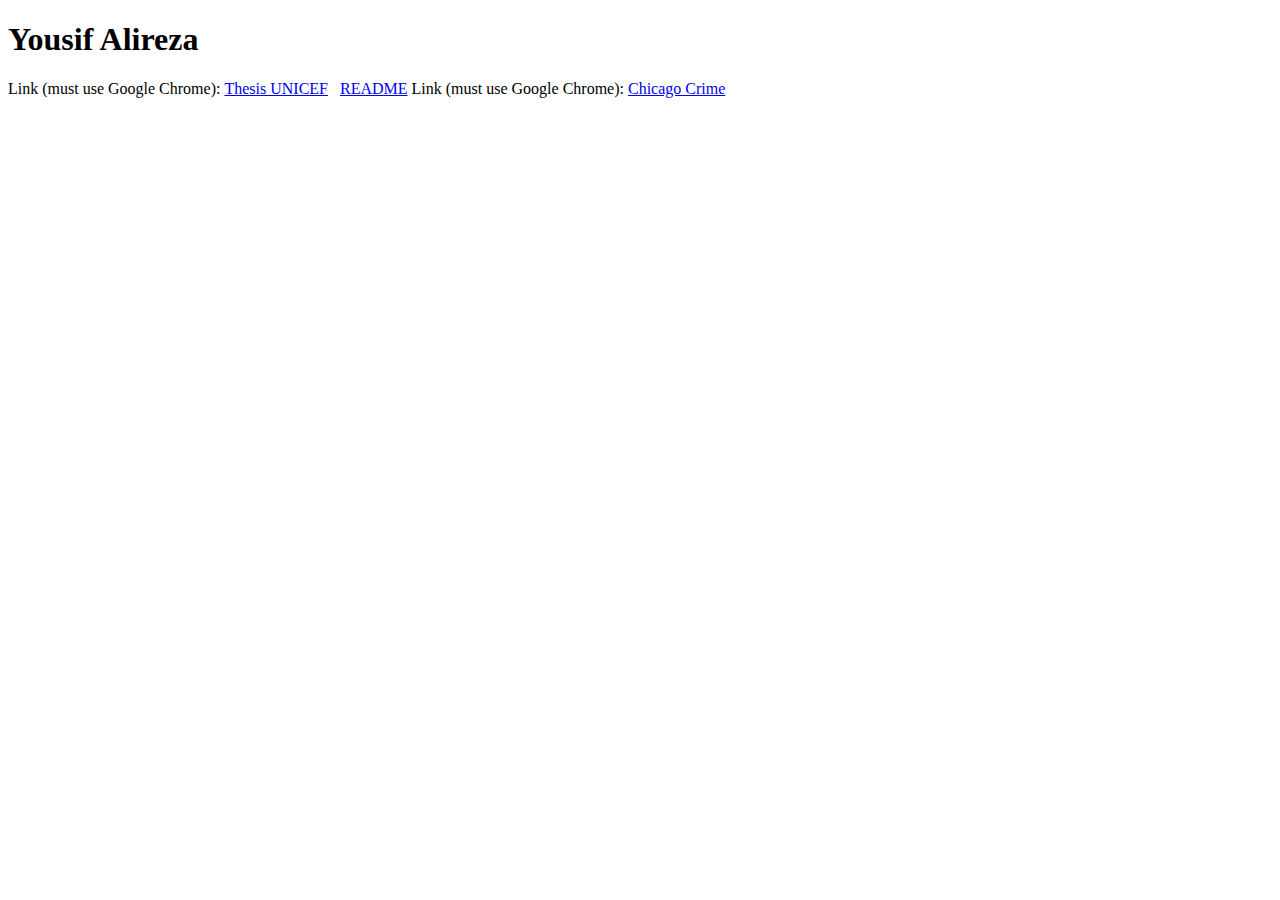
<file: index.html>
<!DOCTYPE html>
<html>
<head>
		<link rel="manifest" href="/manifest.json" />
			<script src="https://cdn.onesignal.com/sdks/OneSignalSDK.js" async=""></script>
			<script>
			  var OneSignal = window.OneSignal || [];
			  OneSignal.push(function() {
			    OneSignal.init({
			      appId: "90a49c31-a1a9-476a-899d-96e290986ac2",
			    });
			  });
			</script>
		
</head>
<body>
<h1>Yousif Alireza</h1>
Link (must use Google Chrome):&nbsp<a href="./thesis/index.html">Thesis UNICEF</a>&nbsp&nbsp&nbsp<a href="./readme.html">README</a>
Link (must use Google Chrome):&nbsp<a href="./Chicago Crime/index.html">Chicago Crime</a>
</body>
</html>
</file>
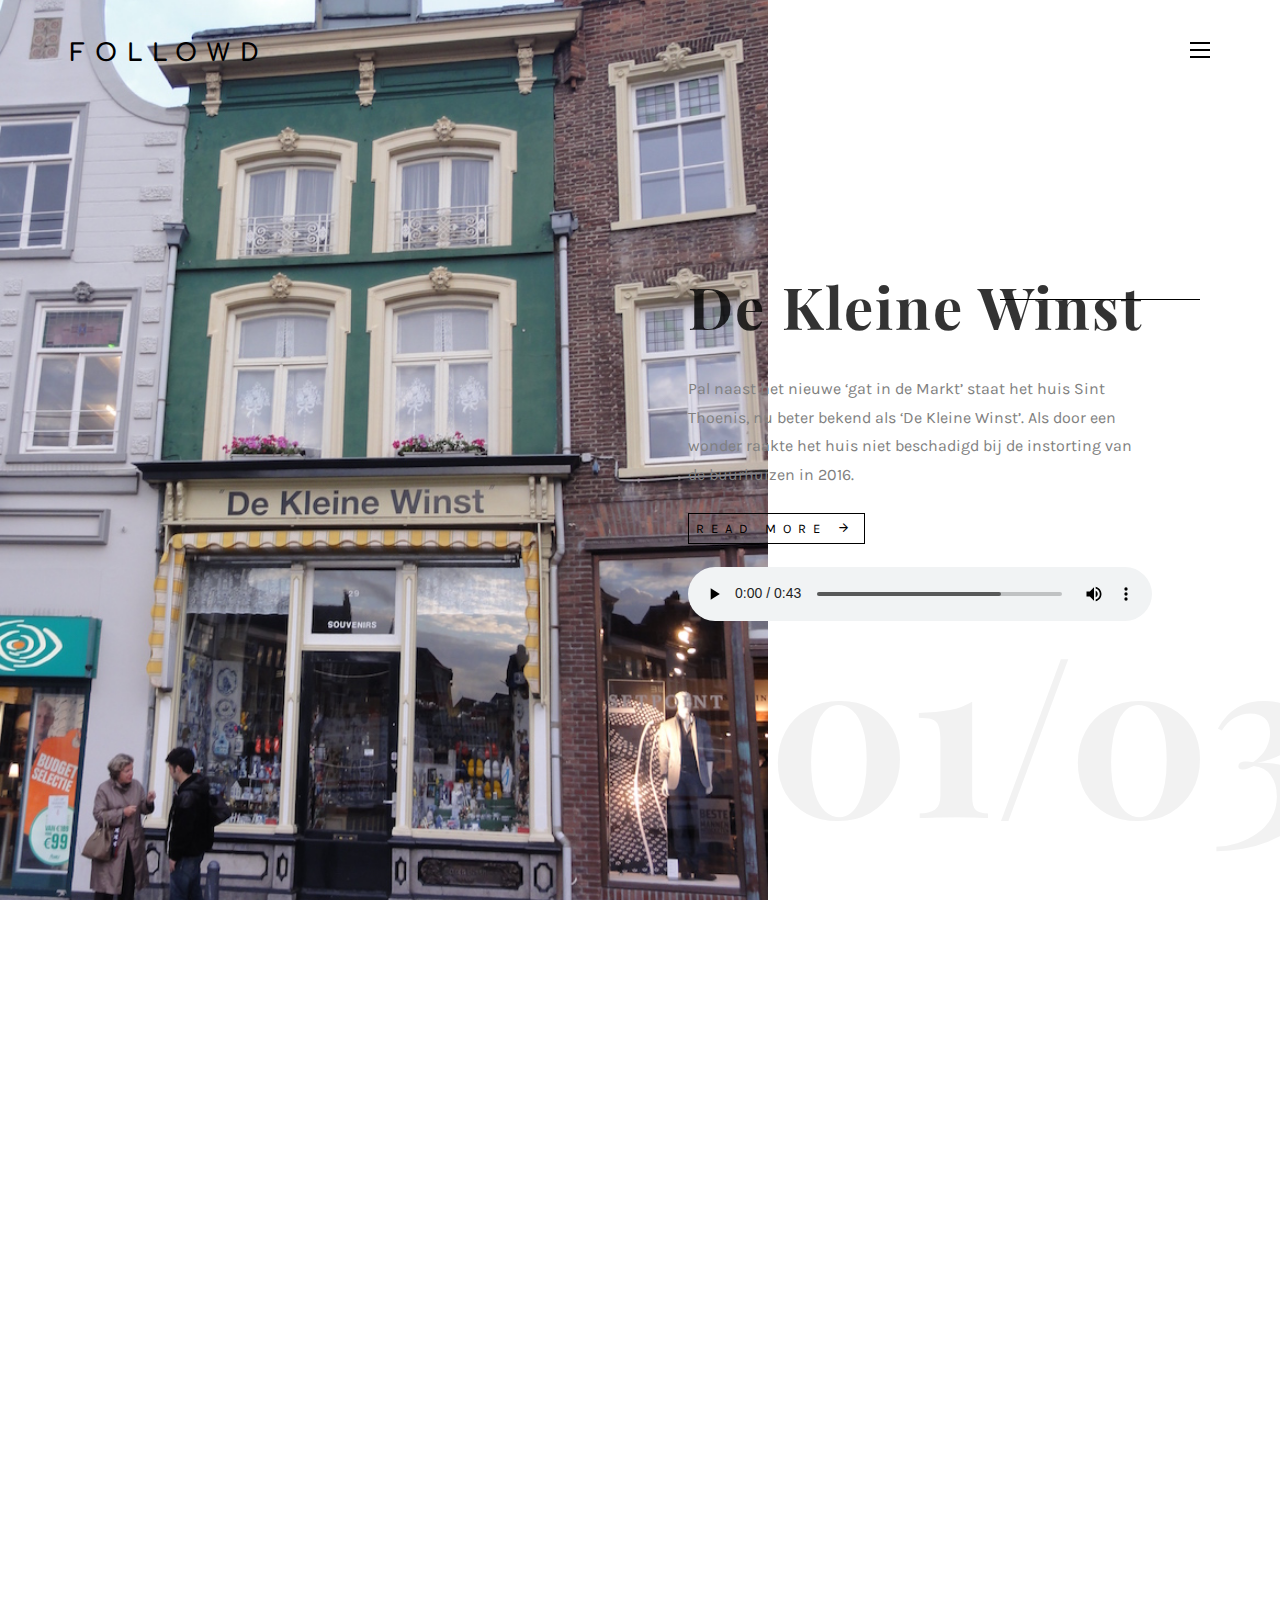
<file: push_demo/index.html>
<!DOCTYPE HTML>
<html>
	<head>
	<meta charset="utf-8">
	<meta http-equiv="X-UA-Compatible" content="IE=edge">
	<title>Bato Template</title>
	<meta name="viewport" content="width=device-width, initial-scale=1">
	<meta name="description" content="" />
	<meta name="keywords" content="" />
	<meta name="author" content="" />

  <!-- Facebook and Twitter integration -->
	<meta property="og:title" content=""/>
	<meta property="og:image" content=""/>
	<meta property="og:url" content=""/>
	<meta property="og:site_name" content=""/>
	<meta property="og:description" content=""/>
	<meta name="twitter:title" content="" />
	<meta name="twitter:image" content="" />
	<meta name="twitter:url" content="" />
	<meta name="twitter:card" content="" />

	<!-- Place favicon.ico and apple-touch-icon.png in the root directory -->
	<link rel="shortcut icon" href="favicon.ico">

	<link href="https://fonts.googleapis.com/css?family=Karla:400,700" rel="stylesheet">
	<link href="https://fonts.googleapis.com/css?family=Playfair+Display:400,400i,700" rel="stylesheet">
	
	<!-- Animate.css -->
	<link rel="stylesheet" href="css/animate.css">
	<!-- Icomoon Icon Fonts-->
	<link rel="stylesheet" href="css/icomoon.css">
	<!-- Bootstrap  -->
	<link rel="stylesheet" href="css/bootstrap.css">
	<!-- Owl Carousel -->
	<link rel="stylesheet" href="css/owl.carousel.min.css">
	<link rel="stylesheet" href="css/owl.theme.default.min.css">
	<!-- Magnific Popup -->
	<link rel="stylesheet" href="css/magnific-popup.css">

	<link rel="stylesheet" href="css/style.css">

	<link rel="stylesheet" type="text/css" href="//fonts.googleapis.com/css?family=Comfortaa" />

	<!-- Modernizr JS -->
	<script src="js/modernizr-2.6.2.min.js"></script>
	<!-- FOR IE9 below -->
	<!--[if lt IE 9]>
	<script src="js/respond.min.js"></script>
	<![endif]-->

	</head>
	<body>

<!-- 	<nav id="colorlib-main-nav" role="navigation">
		<a href="#" class="js-colorlib-nav-toggle colorlib-nav-toggle active"><i></i></a>
		<div class="js-fullheight colorlib-table">
			<div class="colorlib-table-cell js-fullheight">
				<div class="row">
					<div class="col-md-12">
						<div class="form-group">
							<input type="text" class="form-control" id="search" placeholder="Enter any key to search...">
							<button type="submit" class="btn btn-primary"><i class="icon-search3"></i></button>
						</div>
					</div>
				</div>
				<div class="row">
					<div class="col-md-12">
						<ul>
							<li class="active"><a href="index.html">Home</a></li>
							<li><a href="work.html">Work</a></li>
							<li><a href="blog.html">Blog</a></li>
							<li><a href="about.html">About</a></li>
							<li><a href="contact.html">Contact</a></li>
						</ul>
					</div>
				</div>
				<div class="row">
					<div class="col-md-12">
						<h2 class="head-title">Gallery</h2>
						<a href="images/work-1.jpg" class="gallery image-popup-link text-center" style="background-image: url(images/work-1.jpg);">
							<span><i class="icon-search3"></i></span>
						</a>
						<a href="images/work-2.jpg" class="gallery image-popup-link text-center" style="background-image: url(images/work-2.jpg);">
							<span><i class="icon-search3"></i></span>
						</a>
						<a href="images/work-3.jpg" class="gallery image-popup-link text-center" style="background-image: url(images/work-3.jpg);">
							<span><i class="icon-search3"></i></span>
						</a>
						<a href="images/work-4.jpg" class="gallery image-popup-link text-center" style="background-image: url(images/work-4.jpg);">
							<span><i class="icon-search3"></i></span>
						</a>
					</div>
				</div>
			</div>
		</div>
	</nav> -->
	
	<div id="colorlib-page">
		<header>
			<div class="container">
				<div class="row">
					<div class="col-md-12">
						<div class="colorlib-navbar-brand">
							<a class="colorlib-logo" href="index.html" style="font-family: Comfortaa">Followd</a>
						</div>
						<a href="#" class="js-colorlib-nav-toggle colorlib-nav-toggle"><i></i></a>
					</div>
				</div>
			</div>
		</header>
		<div id="colorlib-hero" class="js-fullheight">
			<div >
				<div class="item">
					<div class="hero-flex js-fullheight">
						<div class="col-three-forth">
							<div class="hero-img js-fullheight" style="background-image: url(images/de_kleine_1.jpg);"></div>
						</div>
						<div class="col-one-forth js-fullheight">
							<div class="display-t js-fullheight">
								<div class="display-tc js-fullheight">
									<h2 class="number">01/03</h2>
									<div class="text-inner">
										<div class="desc">
<!-- 											<span class="tag">Welcome</span>
 -->											<h2>De Kleine Winst</h2>
											<p>Pal naast het nieuwe ‘gat in de Markt’ staat het huis Sint Thoenis, nu beter bekend als ‘De Kleine Winst’. Als door een wonder raakte het huis niet beschadigd bij de instorting van de buurhuizen in 2016.</p>
											<p><a href="https://www.erfgoedshertogenbosch.nl/verhalen/de-kleine-winst-atelier-van-aken" class="btn-view">Read more <i class="icon-arrow-right3"></i></a></p>
											<audio controls style="width: 100%">
											  <source src="audio/de_kleine.mp3" type="audio/mpeg">
											Your browser does not support the audio element.
											</audio>
										</div>
									</div>
								</div>
							</div>
						</div>
					</div>
				</div>
				<div class="item">
					<div class="hero-flex js-fullheight">
						<div class="col-three-forth">
<!-- 							<div class="hero-img js-fullheight" style="background-image: url(images/img_bg_2.jpg);"></div>
 -->						</div>

			</div>
		</div>
	
	</div>

	<!-- jQuery -->
	<script src="js/jquery.min.js"></script>
	<!-- jQuery Easing -->
	<script src="js/jquery.easing.1.3.js"></script>
	<!-- Bootstrap -->
	<script src="js/bootstrap.min.js"></script>
	<!-- Waypoints -->
	<script src="js/jquery.waypoints.min.js"></script>
	<!-- Owl Carousel -->
<!-- 	<script src="js/owl.carousel.min.js"></script>
 -->	<!-- Magnific Popup -->
	<script src="js/jquery.magnific-popup.min.js"></script>
	<script src="js/magnific-popup-options.js"></script>

	<!-- Main JS (Do not remove) -->
	<script src="js/main.js"></script>

	</body>
</html>
</file>
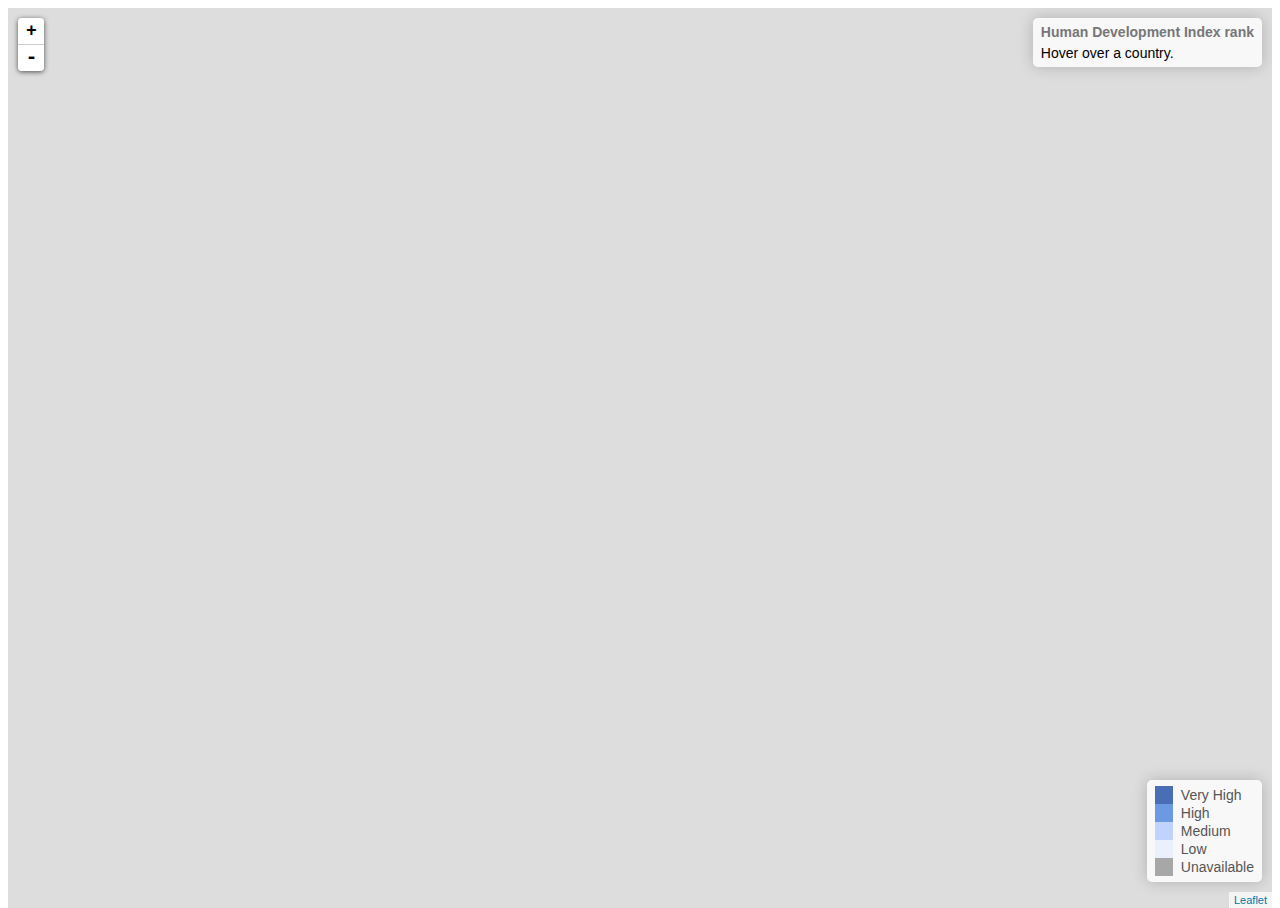
<file: thesis/index.html>
<!DOCTYPE HTML>
<head>
	<meta charset="UTF-8">
 	<link rel="stylesheet" href="leaflet/leaflet.css" />
 	<script src="leaflet/leaflet.js"></script>
 	<script src="//ajax.googleapis.com/ajax/libs/jquery/1.9.0/jquery.min.js"></script>
	<link rel="stylesheet" type="text/css" href="css/map.css">
	<script src="Plugins/money.js"></script>
	<script src="localisation/currencies.json"></script>
	<appendTo></appendTo>

	<script type="text/javascript">
		
		function loadLanguage() {
			var browserLanguages = navigator.languages ? navigator.languages : (navigator.language || navigator.userLanguage);
			var availableLanguages = ["en", "zh", "ar", "hi", "es"];
			selectedLanguage = matchLanguages(browserLanguages, availableLanguages);

			loadLanguageFile(selectedLanguage);
		}

		function matchLanguages(browserLanguages, availableLanguages) {
			var browserLanguage, availableLanguage, languageMatch;
			//below chooses language based on ordered preference		
			for (var i = 0; i < browserLanguages.length; i++) {
				browserLanguage = browserLanguages[i].substr(0, 2);

				for (var k = 0; k < availableLanguages.length; k++) {
					availableLanguage = availableLanguages[k];

					if (browserLanguage == availableLanguage) {
						languageMatch = availableLanguage;
						languageLong = browserLanguages[i]; 
						k = availableLanguages.length;
						i = browserLanguages.length;
					}
				}
			}
			return languageMatch;
		}

		function loadLanguageFile(selectedLanguage) {
			var languageFile;
			var translationFile = document.createElement("script");
			var GeoJSONFile = document.createElement("script");
			translationFile.setAttribute("type", "text/javascript");
			GeoJSONFile.setAttribute("type", "text/javascript")

			switch (selectedLanguage) {
				case "en":
					languageFile = "english";
				break;

				case "zh":
					languageFile = "chinese";
				break;

				case "ar":
					languageFile = "arabic";
					loadTextDirection();
				break;

				case "hi":
					languageFile = "hindi";
				break;

				case "es":
					languageFile = "spanish";
				break;
			}

			//Translation
			translationFile.setAttribute("src", "localisation/Translation/" + languageFile + "-lang.json");
			document.getElementsByTagName("appendTo")[0].appendChild(translationFile);

			//GeoJSON
			GeoJSONFile.setAttribute("src", "localisation/GeoJSON/" + languageFile + ".geo.json");
			document.getElementsByTagName("appendTo")[0].appendChild(GeoJSONFile);


		}

		function loadTextDirection() {
			cssFile = document.createElement("link");
			cssFile.setAttribute("rel", "stylesheet")
			cssFile.setAttribute("href", "css/text_direction.css");
			document.getElementsByTagName("appendTo")[0].appendChild(cssFile);
		}
			
			/*The below loads the map.js (main leaflet script) after the language file has been loaded
			since map.js needs to access variables from the above appended files*/

		loadLanguage();
		window.onload = function() {

			var mapjs = document.createElement("script");
			mapjs.setAttribute("src", "map.js");
			document.getElementsByTagName("appendTo")[0].appendChild(mapjs);
		}
	</script>
</head>
<body>
	<div id="map"></div>
</body>
</html>
</file>
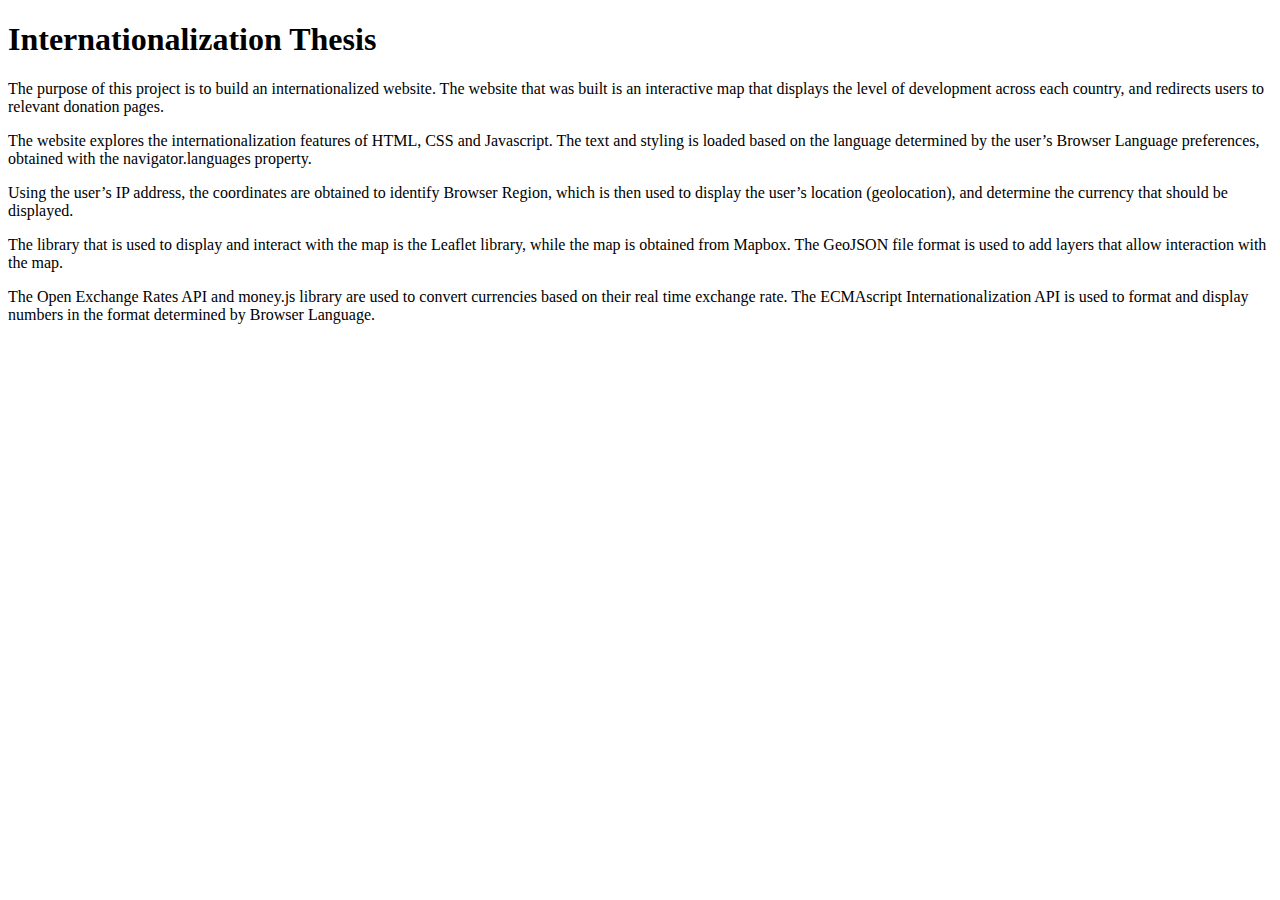
<file: readme.html>
<!DOCTYPE html>
<html>
<body>
<h1>Internationalization Thesis</h1>
<p>The purpose of this project is to build an internationalized website. The website that was built is an interactive map that displays the level of development across each country, and redirects users to relevant donation pages.</p>
<p>The website explores the internationalization features of HTML, CSS and Javascript. The text and styling is loaded based on the language determined by the user’s Browser Language preferences, obtained with the navigator.languages property.</p>
<p>Using the user’s IP address, the coordinates are obtained to identify Browser Region, which is then used to display the user’s location (geolocation), and determine the currency that should be displayed.</p>
<p>The library that is used to display and interact with the map is the Leaflet library, while the map is obtained from Mapbox. The GeoJSON file format is used to add layers that allow interaction with the map.</p>
<p>The Open Exchange Rates API and money.js library are used to convert currencies based on their real time exchange rate.
The ECMAscript Internationalization API is used to format and display numbers in the format determined by Browser Language.</p>
</body>
</html>
</file>
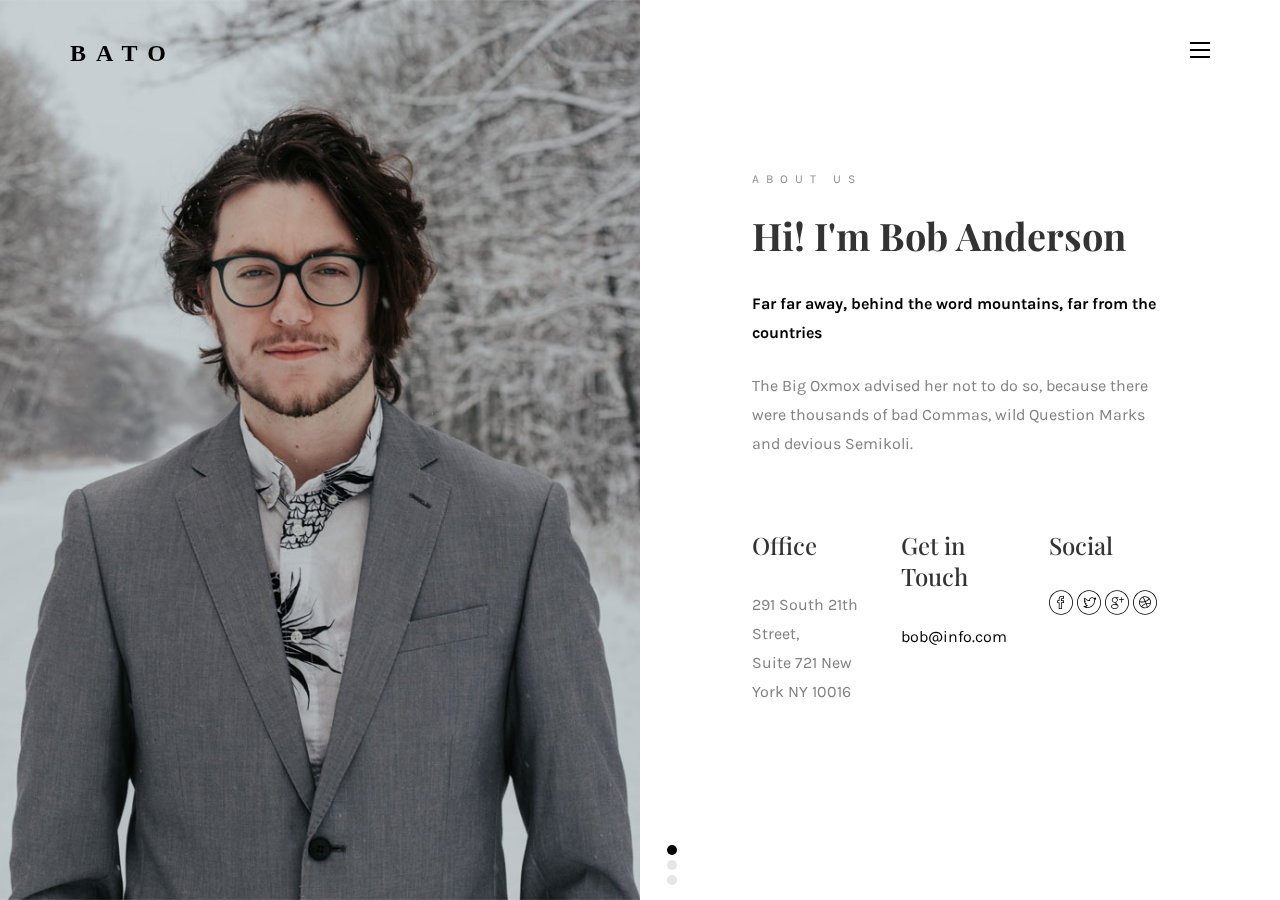
<file: push_demo/about.html>
<!DOCTYPE HTML>
<html>
	<head>
	<meta charset="utf-8">
	<meta http-equiv="X-UA-Compatible" content="IE=edge">
	<title>Bato Template</title>
	<meta name="viewport" content="width=device-width, initial-scale=1">
	<meta name="description" content="" />
	<meta name="keywords" content="" />
	<meta name="author" content="" />

  <!-- Facebook and Twitter integration -->
	<meta property="og:title" content=""/>
	<meta property="og:image" content=""/>
	<meta property="og:url" content=""/>
	<meta property="og:site_name" content=""/>
	<meta property="og:description" content=""/>
	<meta name="twitter:title" content="" />
	<meta name="twitter:image" content="" />
	<meta name="twitter:url" content="" />
	<meta name="twitter:card" content="" />

	<!-- Place favicon.ico and apple-touch-icon.png in the root directory -->
	<link rel="shortcut icon" href="favicon.ico">

	<link href="https://fonts.googleapis.com/css?family=Karla:400,700" rel="stylesheet">
	<link href="https://fonts.googleapis.com/css?family=Playfair+Display:400,400i,700" rel="stylesheet">
	
	<!-- Animate.css -->
	<link rel="stylesheet" href="css/animate.css">
	<!-- Icomoon Icon Fonts-->
	<link rel="stylesheet" href="css/icomoon.css">
	<!-- Bootstrap  -->
	<link rel="stylesheet" href="css/bootstrap.css">
	<!-- Owl Carousel -->
	<link rel="stylesheet" href="css/owl.carousel.min.css">
	<link rel="stylesheet" href="css/owl.theme.default.min.css">
	<!-- Magnific Popup -->
	<link rel="stylesheet" href="css/magnific-popup.css">

	<link rel="stylesheet" href="css/style.css">


	<!-- Modernizr JS -->
	<script src="js/modernizr-2.6.2.min.js"></script>
	<!-- FOR IE9 below -->
	<!--[if lt IE 9]>
	<script src="js/respond.min.js"></script>
	<![endif]-->

	</head>
	<body>

	<nav id="colorlib-main-nav" role="navigation">
		<a href="#" class="js-colorlib-nav-toggle colorlib-nav-toggle active"><i></i></a>
		<div class="js-fullheight colorlib-table">
			<div class="colorlib-table-cell js-fullheight">
				<div class="row">
					<div class="col-md-12">
						<div class="form-group">
							<input type="text" class="form-control" id="search" placeholder="Enter any key to search...">
							<button type="submit" class="btn btn-primary"><i class="icon-search3"></i></button>
						</div>
					</div>
				</div>
				<div class="row">
					<div class="col-md-12">
						<ul>
							<li><a href="index.html">Home</a></li>
							<li><a href="work.html">Work</a></li>
							<li><a href="blog.html">Blog</a></li>
							<li class="active"><a href="about.html">About</a></li>
							<li><a href="contact.html">Contact</a></li>
						</ul>
					</div>
				</div>
				<div class="row">
					<div class="col-md-12">
						<h2 class="head-title">Gallery</h2>
						<a href="images/work-1.jpg" class="gallery image-popup-link text-center" style="background-image: url(images/work-1.jpg);">
							<span><i class="icon-search3"></i></span>
						</a>
						<a href="images/work-2.jpg" class="gallery image-popup-link text-center" style="background-image: url(images/work-2.jpg);">
							<span><i class="icon-search3"></i></span>
						</a>
						<a href="images/work-3.jpg" class="gallery image-popup-link text-center" style="background-image: url(images/work-3.jpg);">
							<span><i class="icon-search3"></i></span>
						</a>
						<a href="images/work-4.jpg" class="gallery image-popup-link text-center" style="background-image: url(images/work-4.jpg);">
							<span><i class="icon-search3"></i></span>
						</a>
					</div>
				</div>
			</div>
		</div>
	</nav>
	
	<div id="colorlib-page">
		<header>
			<div class="container">
				<div class="row">
					<div class="col-md-12">
						<div class="colorlib-navbar-brand">
							<a class="colorlib-logo" href="index.html">Bato</a>
						</div>
						<a href="#" class="js-colorlib-nav-toggle colorlib-nav-toggle"><i></i></a>
					</div>
				</div>
			</div>
		</header>
		
		<div id="colorlib-about">
			<div class="about-flex js-fullheight">
				<div class="col-half js-full-height about-img" style="background-image: url(images/about.jpg);"></div>
				<div class="col-half">
					<div class="owl-carousel3">
						<div class="item">
							<div class="display-t js-fullheight">
								<div class="display-tc js-fullheight">
									<div class="about-desc">
										<div class="row row-pb-md">
											<div class="col-md-12">
												<span class="title">About Us</span>
												<h2 class="about-head">Hi! I'm Bob Anderson</h2>
												<p><strong>Far far away, behind the word mountains, far from the countries</strong></p>
												<p>The Big Oxmox advised her not to do so, because there were thousands of bad Commas, wild Question Marks and devious Semikoli.</p>
											</div>
										</div>								
										<div class="row">
											<div class="col-md-4">
												<h3>Office</h3>
												<p>291 South 21th Street, <br> Suite 721 New York NY 10016</p>
											</div>
											<div class="col-md-4">
												<h3>Get in Touch</h3>
												<p><a href="#">bob@info.com</a></p>
											</div>
											<div class="col-md-4">
												<h3>Social</h3>
												<p class="colorlib-social-icons">
													<a href="#"><i class="icon-facebook4"></i></a>
													<a href="#"><i class="icon-twitter3"></i></a>
													<a href="#"><i class="icon-googleplus"></i></a>
													<a href="#"><i class="icon-dribbble2"></i></a>
												</p>
											</div>
										</div>
									</div>
								</div>
							</div>
						</div>

						<div class="item">
							<div class="display-t js-fullheight">
								<div class="display-tc js-fullheight">
									<div class="about-desc">
										<div class="row row-pb-md">
											<div class="col-md-12">
												<span class="title">My Story</span>
												<h2 class="about-head">History of the Company</h2>
												<p><strong>Far far away, behind the word mountains, far from the countries Vokalia and Consonantia, there live the blind texts.</strong></p>
												<p>When she reached the first hills of the Italic Mountains, she had a last view back on the skyline of her hometown Bookmarksgrove, the headline of Alphabet Village and the subline of her own road, the Line Lane. Pityful a rethoric question ran over her cheek, then she continued her way.</p>
											</div>
										</div>								
									</div>
								</div>
							</div>
						</div>

						<div class="item">
							<div class="display-t js-fullheight">
								<div class="display-tc js-fullheight">
									<div class="about-desc">
										<div class="row row-pb-md">
											<div class="col-md-12">
												<span class="title">Career</span>
												<h2 class="about-head">My Career</h2>
												<p>Far far away, behind the word mountains, far from the countries Vokalia and Consonantia, there live the blind texts.</p>
												<ul>
													<li><i class="icon-check"></i> The Big Oxmox advised her not to do so</li>
													<li><i class="icon-check"></i> When she reached the first hills of the Italic Mountains</li>
													<li><i class="icon-check"></i> Alphabet Village and the subline of her own road</li>
													<li><i class="icon-check"></i> Pityful a rethoric question ran over her cheek, then she continued her way.</li>
												</ul>
											</div>
										</div>								
									</div>
								</div>
							</div>
						</div>
					</div>
				</div>
				<!-- <div class="col-half js-fullheight">
					<div class="display-t js-fullheight">
						<div class="display-tc js-fullheight">
							<div class="owl-carousel">
								<div class="item">
									<div class="about-desc">
										<div class="row row-pb-md">
											<div class="col-md-12">
												<span class="title">About Us</span>
												<h2 class="about-head">Hi! I'm Bob Anderson</h2>
												<p><strong>Far far away, behind the word mountains, far from the countries</strong></p>
												<p>The Big Oxmox advised her not to do so, because there were thousands of bad Commas, wild Question Marks and devious Semikoli.</p>
											</div>
										</div>								
										<div class="row">
											<div class="col-md-4">
												<h3>Office</h3>
												<p>291 South 21th Street, <br> Suite 721 New York NY 10016</p>
											</div>
											<div class="col-md-4">
												<h3>Get in Touch</h3>
												<p><a href="#">bob@info.com</a></p>
											</div>
											<div class="col-md-4">
												<h3>Social</h3>
												<p class="colorlib-social-icons">
													<a href="#"><i class="icon-facebook4"></i></a>
													<a href="#"><i class="icon-twitter3"></i></a>
													<a href="#"><i class="icon-googleplus"></i></a>
													<a href="#"><i class="icon-dribbble2"></i></a>
												</p>
											</div>
										</div>
									</div>
								</div>

								<div class="item">
									<div class="about-desc">
										<div class="row row-pb-md">
											<div class="col-md-12">
												<span class="title">My Story</span>
												<h2 class="about-head">History of the Company</h2>
												<p><strong>Far far away, behind the word mountains, far from the countries Vokalia and Consonantia, there live the blind texts.</strong></p>
												<p>When she reached the first hills of the Italic Mountains, she had a last view back on the skyline of her hometown Bookmarksgrove, the headline of Alphabet Village and the subline of her own road, the Line Lane. Pityful a rethoric question ran over her cheek, then she continued her way.</p>
											</div>
										</div>								
									</div>
								</div>

								<div class="item">
									<div class="about-desc">
										<div class="row row-pb-md">
											<div class="col-md-12">
												<span class="title">Career</span>
												<h2 class="about-head">My Career</h2>
												<p>Far far away, behind the word mountains, far from the countries Vokalia and Consonantia, there live the blind texts.</p>
												<ul>
													<li><i class="icon-check"></i> The Big Oxmox advised her not to do so</li>
													<li><i class="icon-check"></i> When she reached the first hills of the Italic Mountains</li>
													<li><i class="icon-check"></i> Alphabet Village and the subline of her own road</li>
													<li><i class="icon-check"></i> Pityful a rethoric question ran over her cheek, then she continued her way.</li>
												</ul>
											</div>
										</div>								
									</div>
								</div>
							</div>
						</div>
					</div>
				</div> -->
			</div>
		</div>
		
		<!-- <div id="colorlib-subscribe">
			<div class="overlay"></div>
			<div class="container">
				<div class="row">
					<div class="col-md-8 col-md-offset-2 text-center colorlib-heading animate-box">
						<h2>Subscribe Newsletter</h2>
						<p>Subscribe our newsletter and get latest update</p>
					</div>
				</div>
				<div class="row animate-box">
					<div class="col-md-6 col-md-offset-3">
						<div class="row">
							<div class="col-md-12">
							<form class="form-inline qbstp-header-subscribe">
								<div class="col-three-forth">
									<div class="form-group">
										<input type="text" class="form-control" id="email" placeholder="Enter your email">
									</div>
								</div>
								<div class="col-one-third">
									<div class="form-group">
										<button type="submit" class="btn btn-primary">Subscribe Now</button>
									</div>
								</div>
							</form>
							</div>
						</div>
					</div>
				</div>
			</div>
		</div>

		<footer>
			<div id="footer">
				<div class="container">
					<div class="row">
						<div class="col-md-4 col-pb-sm text-center">
							<div class="row">
								<div class="col-md-10">
									<h2>Office</h2>
									<p>291 South 21th Street, <br> Suite 721 New York NY 10016</p>
								</div>
							</div>
						</div>
						<div class="col-md-4 col-pb-sm text-center">
							<h2>Get in Touch</h2>
							<p><a href="#">noah@info.com</a></p>
						</div>
						<div class="col-md-4 col-pb-sm text-center">
							<h2>Social</h2>
							<p class="colorlib-social-icons">
								<a href="#"><i class="icon-facebook4"></i></a>
								<a href="#"><i class="icon-twitter3"></i></a>
								<a href="#"><i class="icon-googleplus"></i></a>
								<a href="#"><i class="icon-dribbble2"></i></a>
							</p>
						</div>
					</div>
					<div class="row">
						<div class="col-md-12 text-center">
							<p>
								<span class="block">&copy; 2018. All Rights Reserved. Designed by <a href="https://colorlib.com/" target="_blank">Colorlib</a><br></span> 
								<span class="block">Demo Images: <a href="http://unsplash.co/" target="_blank">Unsplash</a></span>
							</p>
						</div>
					</div>
				</div>
			</div>
		</footer> -->
	
	</div>

	<!-- jQuery -->
	<script src="js/jquery.min.js"></script>
	<!-- jQuery Easing -->
	<script src="js/jquery.easing.1.3.js"></script>
	<!-- Bootstrap -->
	<script src="js/bootstrap.min.js"></script>
	<!-- Waypoints -->
	<script src="js/jquery.waypoints.min.js"></script>
	<!-- Owl Carousel -->
	<script src="js/owl.carousel.min.js"></script>
	<!-- Magnific Popup -->
	<script src="js/jquery.magnific-popup.min.js"></script>
	<script src="js/magnific-popup-options.js"></script>

	<!-- Main JS (Do not remove) -->
	<script src="js/main.js"></script>

	</body>
</html>
</file>
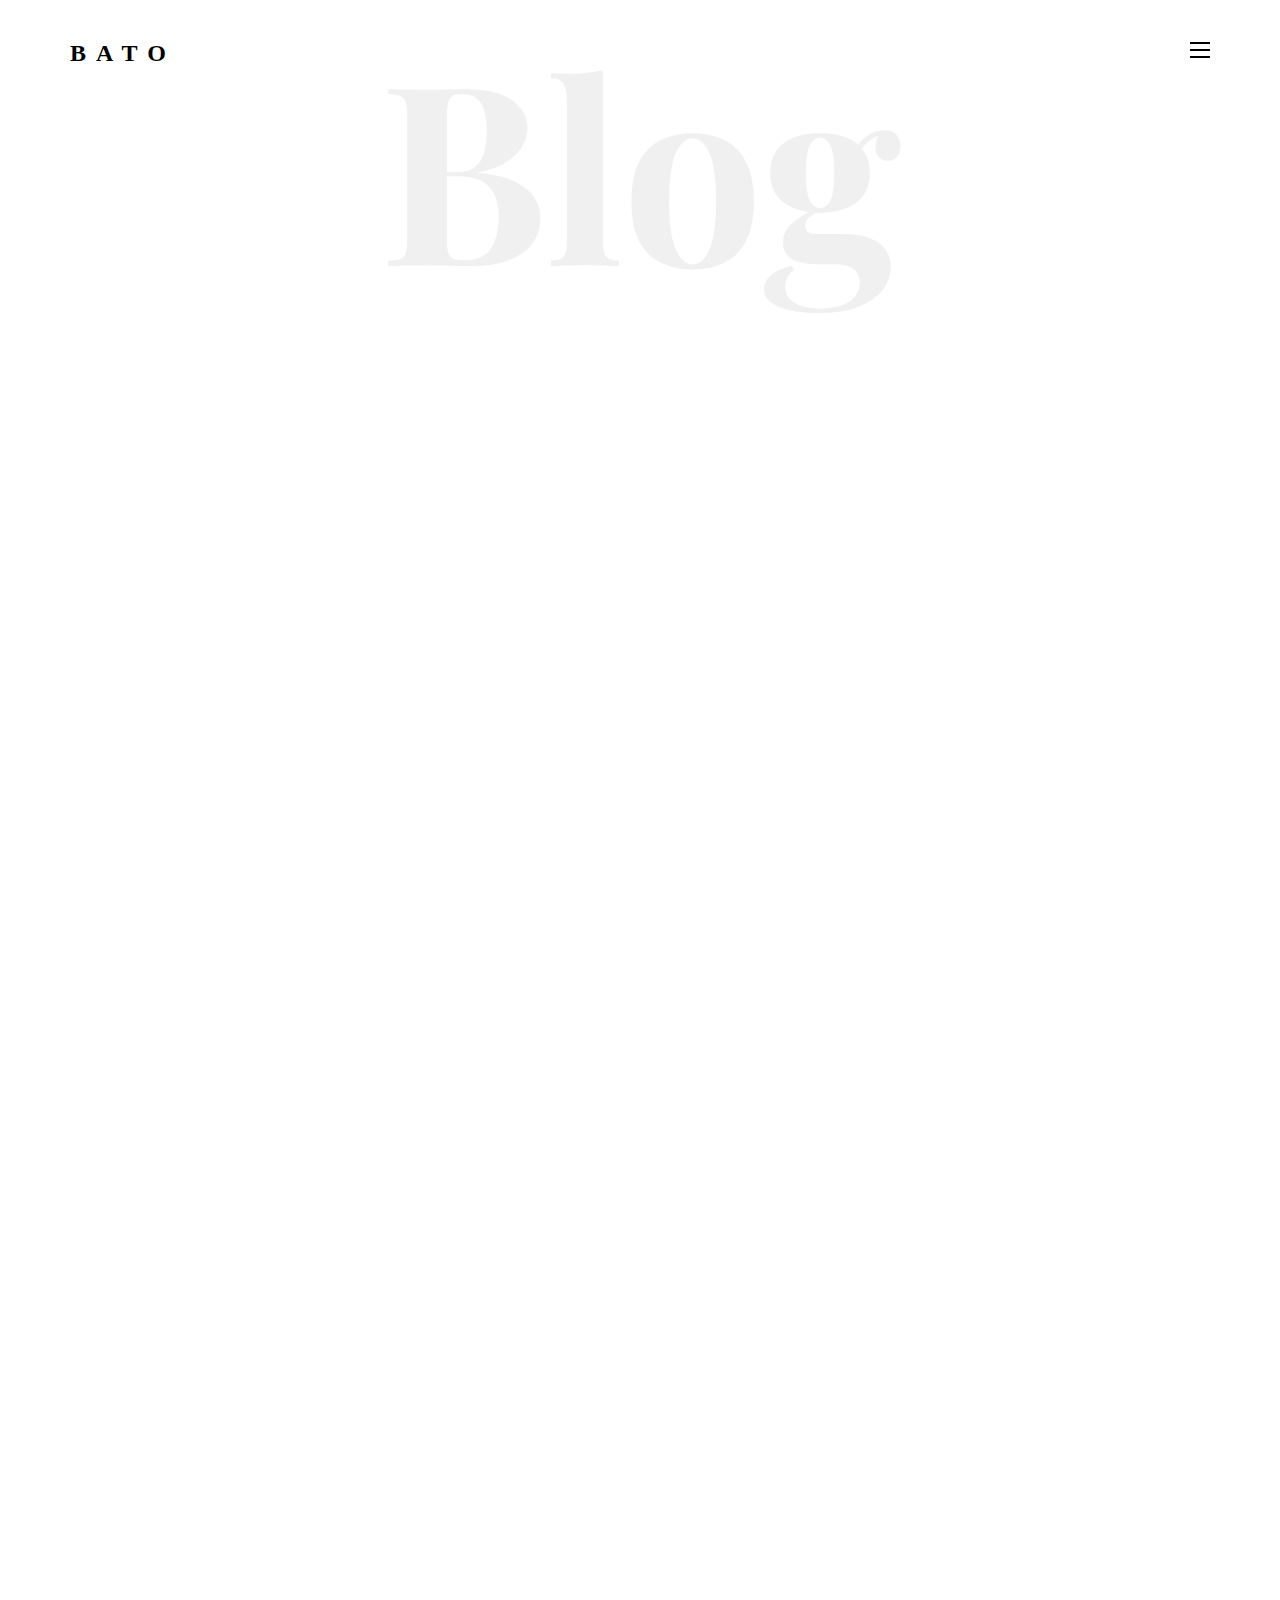
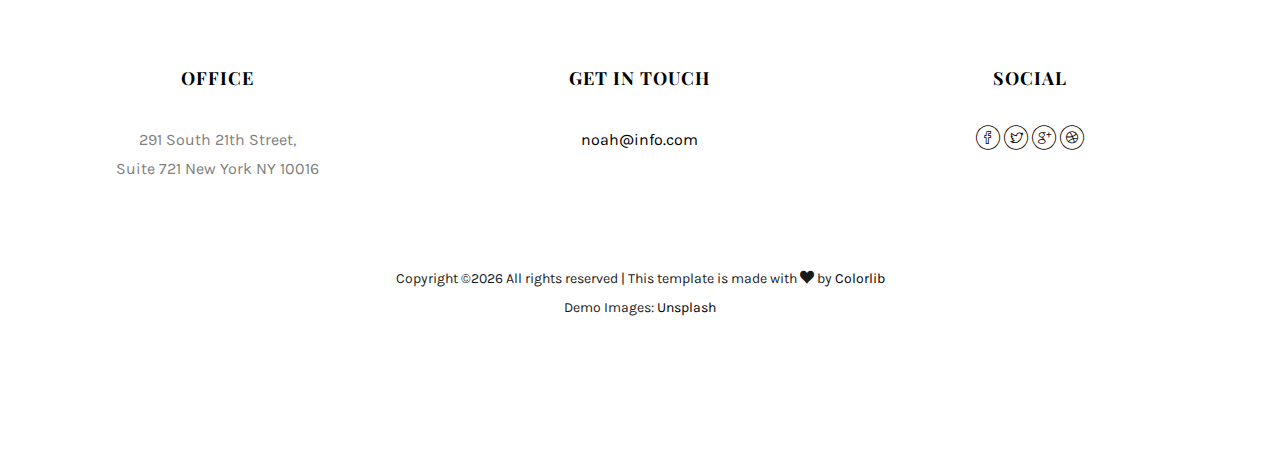
<file: push_demo/blog.html>
<!DOCTYPE HTML>
<html>
	<head>
	<meta charset="utf-8">
	<meta http-equiv="X-UA-Compatible" content="IE=edge">
	<title>Bato Template</title>
	<meta name="viewport" content="width=device-width, initial-scale=1">
	<meta name="description" content="" />
	<meta name="keywords" content="" />
	<meta name="author" content="" />

  <!-- Facebook and Twitter integration -->
	<meta property="og:title" content=""/>
	<meta property="og:image" content=""/>
	<meta property="og:url" content=""/>
	<meta property="og:site_name" content=""/>
	<meta property="og:description" content=""/>
	<meta name="twitter:title" content="" />
	<meta name="twitter:image" content="" />
	<meta name="twitter:url" content="" />
	<meta name="twitter:card" content="" />

	<!-- Place favicon.ico and apple-touch-icon.png in the root directory -->
	<link rel="shortcut icon" href="favicon.ico">

	<link href="https://fonts.googleapis.com/css?family=Karla:400,700" rel="stylesheet">
	<link href="https://fonts.googleapis.com/css?family=Playfair+Display:400,400i,700" rel="stylesheet">
	
	<!-- Animate.css -->
	<link rel="stylesheet" href="css/animate.css">
	<!-- Icomoon Icon Fonts-->
	<link rel="stylesheet" href="css/icomoon.css">
	<!-- Bootstrap  -->
	<link rel="stylesheet" href="css/bootstrap.css">
	<!-- Owl Carousel -->
	<link rel="stylesheet" href="css/owl.carousel.min.css">
	<link rel="stylesheet" href="css/owl.theme.default.min.css">
	<!-- Magnific Popup -->
	<link rel="stylesheet" href="css/magnific-popup.css">

	<link rel="stylesheet" href="css/style.css">


	<!-- Modernizr JS -->
	<script src="js/modernizr-2.6.2.min.js"></script>
	<!-- FOR IE9 below -->
	<!--[if lt IE 9]>
	<script src="js/respond.min.js"></script>
	<![endif]-->

	</head>
	<body>

	<nav id="colorlib-main-nav" role="navigation">
		<a href="#" class="js-colorlib-nav-toggle colorlib-nav-toggle active"><i></i></a>
		<div class="js-fullheight colorlib-table">
			<div class="colorlib-table-cell js-fullheight">
				<div class="row">
					<div class="col-md-12">
						<div class="form-group">
							<input type="text" class="form-control" id="search" placeholder="Enter any key to search...">
							<button type="submit" class="btn btn-primary"><i class="icon-search3"></i></button>
						</div>
					</div>
				</div>
				<div class="row">
					<div class="col-md-12">
						<ul>
							<li><a href="index.html">Home</a></li>
							<li><a href="work.html">Work</a></li>
							<li class="active"><a href="blog.html">Blog</a></li>
							<li><a href="about.html">About</a></li>
							<li><a href="contact.html">Contact</a></li>
						</ul>
					</div>
				</div>
				<div class="row">
					<div class="col-md-12">
						<h2 class="head-title">Gallery</h2>
						<a href="images/work-1.jpg" class="gallery image-popup-link text-center" style="background-image: url(images/work-1.jpg);">
							<span><i class="icon-search3"></i></span>
						</a>
						<a href="images/work-2.jpg" class="gallery image-popup-link text-center" style="background-image: url(images/work-2.jpg);">
							<span><i class="icon-search3"></i></span>
						</a>
						<a href="images/work-3.jpg" class="gallery image-popup-link text-center" style="background-image: url(images/work-3.jpg);">
							<span><i class="icon-search3"></i></span>
						</a>
						<a href="images/work-4.jpg" class="gallery image-popup-link text-center" style="background-image: url(images/work-4.jpg);">
							<span><i class="icon-search3"></i></span>
						</a>
					</div>
				</div>
			</div>
		</div>
	</nav>
	
	<div id="colorlib-page">
		<header>
			<div class="container">
				<div class="row">
					<div class="col-md-12">
						<div class="colorlib-navbar-brand">
							<a class="colorlib-logo" href="index.html">Bato</a>
						</div>
						<a href="#" class="js-colorlib-nav-toggle colorlib-nav-toggle"><i></i></a>
					</div>
				</div>
			</div>
		</header>
		
		<div id="colorlib-blog">
			<div class="container">
				<div class="row text-center">
					<h2 class="bold">Blog</h2>
				</div>
				<div class="row row-pb-md">
					<div class="col-md-4">
						<div class="article animate-box">
							<a href="blog.html" class="blog-img">
								<img class="img-responsive" src="images/img-1.jpg" alt="html5 bootstrap by colorlib.com">
								<div class="overlay"></div>
								<div class="link">
									<span class="read">Read more</h2>
								</div>
							</a>
							<div class="desc">
								<span class="meta">04, Mar 2018</span>
								<h2><a href="blog.html">Collect some interesting images</a></h2>
								<p>When she reached the first hills of the Italic Mountains, she had a last view back on the skyline of her hometown Bookmarksgrove</p>
							</div>
						</div>
					</div>
					<div class="col-md-4">
						<div class="article animate-box">
							<a href="blog.html" class="blog-img">
								<img class="img-responsive" src="images/img-4.jpg" alt="html5 bootstrap by colorlib.com">
								<div class="overlay"></div>
								<div class="link">
									<span class="read">Read more</h2>
								</div>
							</a>
							<div class="desc">
								<span class="meta">04, Mar 2018</span>
								<h2><a href="blog.html">Collect some interesting images</a></h2>
								<p>When she reached the first hills of the Italic Mountains, she had a last view back on the skyline of her hometown Bookmarksgrove</p>
							</div>
						</div>
					</div>
					<div class="col-md-4">
						<div class="article animate-box">
							<a href="blog.html" class="blog-img">
								<img class="img-responsive" src="images/img-7.jpg" alt="html5 bootstrap by colorlib.com">
								<div class="overlay"></div>
								<div class="link">
									<span class="read">Read more</h2>
								</div>
							</a>
							<div class="desc">
								<span class="meta">04, Mar 2018</span>
								<h2><a href="blog.html">Collect some interesting images</a></h2>
								<p>When she reached the first hills of the Italic Mountains, she had a last view back on the skyline of her hometown Bookmarksgrove</p>
							</div>
						</div>
					</div>
				</div>

				<div class="row row-pb-md">
					<div class="col-md-4">
						<div class="article animate-box">
							<a href="blog.html" class="blog-img">
								<img class="img-responsive" src="images/img-2.jpg" alt="html5 bootstrap by colorlib.com">
								<div class="overlay"></div>
								<div class="link">
									<span class="read">Read more</h2>
								</div>
							</a>
							<div class="desc">
								<span class="meta">04, Mar 2018</span>
								<h2><a href="blog.html">Collect some interesting images</a></h2>
								<p>When she reached the first hills of the Italic Mountains, she had a last view back on the skyline of her hometown Bookmarksgrove</p>
							</div>
						</div>
					</div>
					<div class="col-md-4">
						<div class="article animate-box">
							<a href="blog.html" class="blog-img">
								<img class="img-responsive" src="images/img-5.jpg" alt="html5 bootstrap by colorlib.com">
								<div class="overlay"></div>
								<div class="link">
									<span class="read">Read more</h2>
								</div>
							</a>
							<div class="desc">
								<span class="meta">04, Mar 2018</span>
								<h2><a href="blog.html">Collect some interesting images</a></h2>
								<p>When she reached the first hills of the Italic Mountains, she had a last view back on the skyline of her hometown Bookmarksgrove</p>
							</div>
						</div>
					</div>
					<div class="col-md-4">
						<div class="article animate-box">
							<a href="blog.html" class="blog-img">
								<img class="img-responsive" src="images/img-8.jpg" alt="html5 bootstrap by colorlib.com">
								<div class="overlay"></div>
								<div class="link">
									<span class="read">Read more</h2>
								</div>
							</a>
							<div class="desc">
								<span class="meta">04, Mar 2018</span>
								<h2><a href="blog.html">Collect some interesting images</a></h2>
								<p>When she reached the first hills of the Italic Mountains, she had a last view back on the skyline of her hometown Bookmarksgrove</p>
							</div>
						</div>
					</div>
				</div>

				<div class="row">
					<div class="col-md-4">
						<div class="article animate-box">
							<a href="blog.html" class="blog-img">
								<img class="img-responsive" src="images/img-3.jpg" alt="html5 bootstrap by colorlib.com">
								<div class="overlay"></div>
								<div class="link">
									<span class="read">Read more</h2>
								</div>
							</a>
							<div class="desc">
								<span class="meta">04, Mar 2018</span>
								<h2><a href="blog.html">Collect some interesting images</a></h2>
								<p>When she reached the first hills of the Italic Mountains, she had a last view back on the skyline of her hometown Bookmarksgrove</p>
							</div>
						</div>
					</div>
					<div class="col-md-4">
						<div class="article animate-box">
							<a href="blog.html" class="blog-img">
								<img class="img-responsive" src="images/img-6.jpg" alt="html5 bootstrap by colorlib.com">
								<div class="overlay"></div>
								<div class="link">
									<span class="read">Read more</h2>
								</div>
							</a>
							<div class="desc">
								<span class="meta">04, Mar 2018</span>
								<h2><a href="blog.html">Collect some interesting images</a></h2>
								<p>When she reached the first hills of the Italic Mountains, she had a last view back on the skyline of her hometown Bookmarksgrove</p>
							</div>
						</div>
					</div>
					<div class="col-md-4">
						<div class="article animate-box">
							<a href="blog.html" class="blog-img">
								<img class="img-responsive" src="images/img-9.jpg" alt="html5 bootstrap by colorlib.com">
								<div class="overlay"></div>
								<div class="link">
									<span class="read">Read more</h2>
								</div>
							</a>
							<div class="desc">
								<span class="meta">04, Mar 2018</span>
								<h2><a href="blog.html">Collect some interesting images</a></h2>
								<p>When she reached the first hills of the Italic Mountains, she had a last view back on the skyline of her hometown Bookmarksgrove</p>
							</div>
						</div>
					</div>
				</div>
			</div>
		</div>
		
		<div id="colorlib-subscribe">
			<div class="overlay"></div>
			<div class="container">
				<div class="row">
					<div class="col-md-8 col-md-offset-2 text-center colorlib-heading animate-box">
						<h2>Subscribe Newsletter</h2>
						<p>Subscribe our newsletter and get latest update</p>
					</div>
				</div>
				<div class="row animate-box">
					<div class="col-md-6 col-md-offset-3">
						<div class="row">
							<div class="col-md-12">
							<form class="form-inline qbstp-header-subscribe">
								<div class="col-three-forth">
									<div class="form-group">
										<input type="text" class="form-control" id="email" placeholder="Enter your email">
									</div>
								</div>
								<div class="col-one-third">
									<div class="form-group">
										<button type="submit" class="btn btn-primary">Subscribe Now</button>
									</div>
								</div>
							</form>
							</div>
						</div>
					</div>
				</div>
			</div>
		</div>

		<footer>
			<div id="footer">
				<div class="container">
					<div class="row">
						<div class="col-md-4 col-pb-sm text-center">
							<div class="row">
								<div class="col-md-10">
									<h2>Office</h2>
									<p>291 South 21th Street, <br> Suite 721 New York NY 10016</p>
								</div>
							</div>
						</div>
						<div class="col-md-4 col-pb-sm text-center">
							<h2>Get in Touch</h2>
							<p><a href="#">noah@info.com</a></p>
						</div>
						<div class="col-md-4 col-pb-sm text-center">
							<h2>Social</h2>
							<p class="colorlib-social-icons">
								<a href="#"><i class="icon-facebook4"></i></a>
								<a href="#"><i class="icon-twitter3"></i></a>
								<a href="#"><i class="icon-googleplus"></i></a>
								<a href="#"><i class="icon-dribbble2"></i></a>
							</p>
						</div>
					</div>
					<div class="row">
						<div class="col-md-12 text-center">
							<p>
								<span class="block"><!-- Link back to Colorlib can't be removed. Template is licensed under CC BY 3.0. -->
Copyright &copy;<script>document.write(new Date().getFullYear());</script> All rights reserved | This template is made with <i class="icon-heart" aria-hidden="true"></i> by <a href="https://colorlib.com" target="_blank">Colorlib</a>
<!-- Link back to Colorlib can't be removed. Template is licensed under CC BY 3.0. --><br></span> 
								<span class="block">Demo Images: <a href="http://unsplash.co/" target="_blank">Unsplash</a></span>
							</p>
						</div>
					</div>
				</div>
			</div>
		</footer>
	
	</div>

	<!-- jQuery -->
	<script src="js/jquery.min.js"></script>
	<!-- jQuery Easing -->
	<script src="js/jquery.easing.1.3.js"></script>
	<!-- Bootstrap -->
	<script src="js/bootstrap.min.js"></script>
	<!-- Waypoints -->
	<script src="js/jquery.waypoints.min.js"></script>
	<!-- Owl Carousel -->
	<script src="js/owl.carousel.min.js"></script>
	<!-- Magnific Popup -->
	<script src="js/jquery.magnific-popup.min.js"></script>
	<script src="js/magnific-popup-options.js"></script>

	<!-- Main JS (Do not remove) -->
	<script src="js/main.js"></script>

	</body>
</html>
</file>
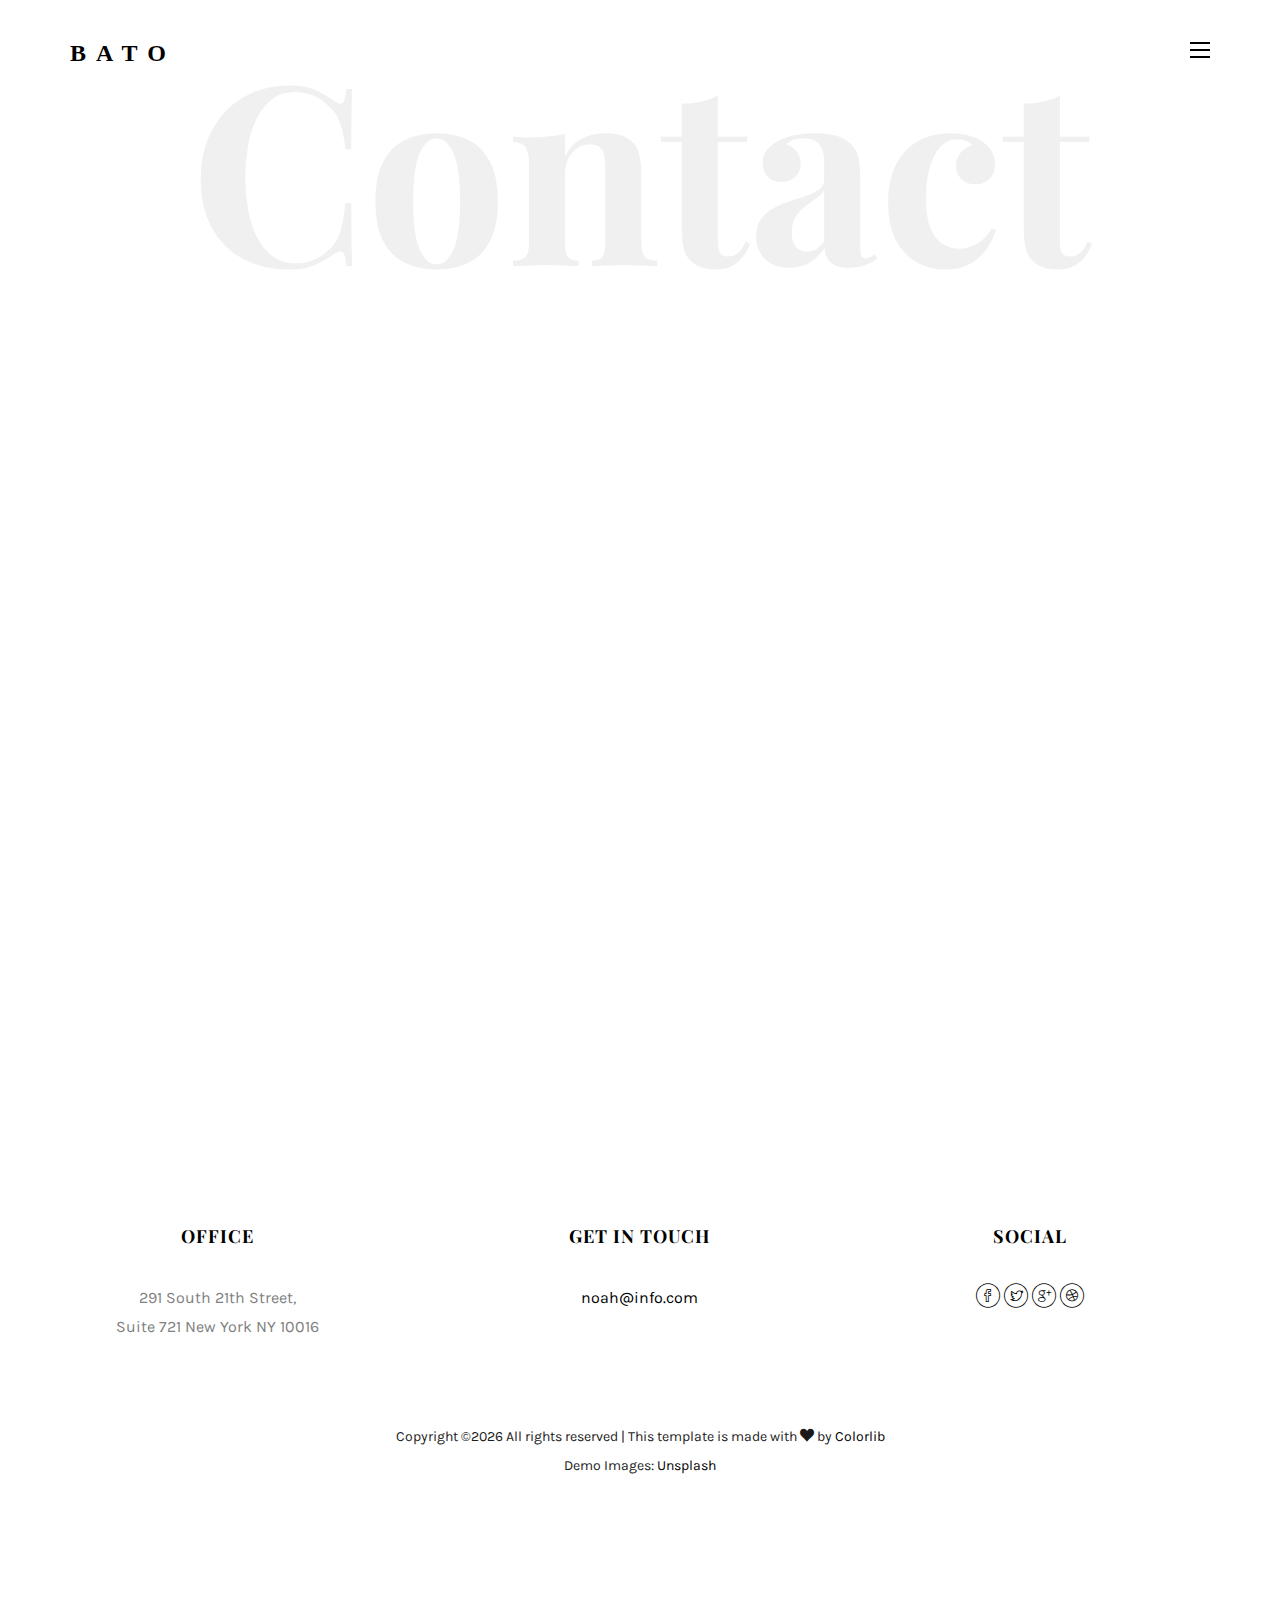
<file: push_demo/contact.html>
<!DOCTYPE HTML>
<html>
	<head>
	<meta charset="utf-8">
	<meta http-equiv="X-UA-Compatible" content="IE=edge">
	<title>Bato Template</title>
	<meta name="viewport" content="width=device-width, initial-scale=1">
	<meta name="description" content="" />
	<meta name="keywords" content="" />
	<meta name="author" content="" />

  <!-- Facebook and Twitter integration -->
	<meta property="og:title" content=""/>
	<meta property="og:image" content=""/>
	<meta property="og:url" content=""/>
	<meta property="og:site_name" content=""/>
	<meta property="og:description" content=""/>
	<meta name="twitter:title" content="" />
	<meta name="twitter:image" content="" />
	<meta name="twitter:url" content="" />
	<meta name="twitter:card" content="" />

	<!-- Place favicon.ico and apple-touch-icon.png in the root directory -->
	<link rel="shortcut icon" href="favicon.ico">

	<link href="https://fonts.googleapis.com/css?family=Karla:400,700" rel="stylesheet">
	<link href="https://fonts.googleapis.com/css?family=Playfair+Display:400,400i,700" rel="stylesheet">
	
	<!-- Animate.css -->
	<link rel="stylesheet" href="css/animate.css">
	<!-- Icomoon Icon Fonts-->
	<link rel="stylesheet" href="css/icomoon.css">
	<!-- Bootstrap  -->
	<link rel="stylesheet" href="css/bootstrap.css">
	<!-- Owl Carousel -->
	<link rel="stylesheet" href="css/owl.carousel.min.css">
	<link rel="stylesheet" href="css/owl.theme.default.min.css">
	<!-- Magnific Popup -->
	<link rel="stylesheet" href="css/magnific-popup.css">

	<link rel="stylesheet" href="css/style.css">


	<!-- Modernizr JS -->
	<script src="js/modernizr-2.6.2.min.js"></script>
	<!-- FOR IE9 below -->
	<!--[if lt IE 9]>
	<script src="js/respond.min.js"></script>
	<![endif]-->

	</head>
	<body>

	<nav id="colorlib-main-nav" role="navigation">
		<a href="#" class="js-colorlib-nav-toggle colorlib-nav-toggle active"><i></i></a>
		<div class="js-fullheight colorlib-table">
			<div class="colorlib-table-cell js-fullheight">
				<div class="row">
					<div class="col-md-12">
						<div class="form-group">
							<input type="text" class="form-control" id="search" placeholder="Enter any key to search...">
							<button type="submit" class="btn btn-primary"><i class="icon-search3"></i></button>
						</div>
					</div>
				</div>
				<div class="row">
					<div class="col-md-12">
						<ul>
							<li><a href="index.html">Home</a></li>
							<li><a href="work.html">Work</a></li>
							<li><a href="blog.html">Blog</a></li>
							<li><a href="about.html">About</a></li>
							<li class="active"><a href="contact.html">Contact</a></li>
						</ul>
					</div>
				</div>
				<div class="row">
					<div class="col-md-12">
						<h2 class="head-title">Gallery</h2>
						<a href="images/work-1.jpg" class="gallery image-popup-link text-center" style="background-image: url(images/work-1.jpg);">
							<span><i class="icon-search3"></i></span>
						</a>
						<a href="images/work-2.jpg" class="gallery image-popup-link text-center" style="background-image: url(images/work-2.jpg);">
							<span><i class="icon-search3"></i></span>
						</a>
						<a href="images/work-3.jpg" class="gallery image-popup-link text-center" style="background-image: url(images/work-3.jpg);">
							<span><i class="icon-search3"></i></span>
						</a>
						<a href="images/work-4.jpg" class="gallery image-popup-link text-center" style="background-image: url(images/work-4.jpg);">
							<span><i class="icon-search3"></i></span>
						</a>
					</div>
				</div>
			</div>
		</div>
	</nav>
	
	<div id="colorlib-page">
		<header>
			<div class="container">
				<div class="row">
					<div class="col-md-12">
						<div class="colorlib-navbar-brand">
							<a class="colorlib-logo" href="index.html">Bato</a>
						</div>
						<a href="#" class="js-colorlib-nav-toggle colorlib-nav-toggle"><i></i></a>
					</div>
				</div>
			</div>
		</header>
		
		<div id="colorlib-contact">
			<div class="container">
				<div class="row text-center">
					<h2 class="bold">Contact</h2>
				</div>
				<div class="row">
					<div class="col-md-12 col-md-offset-0">
						<div class="row">
							<div class="col-md-4 animate-box">
								<h3>My Address</h3>
								<ul class="contact-info">
									<li><span><i class="icon-map5"></i></span>88 West 21th Street, Suite 721 New York NY 10016</li>
									<li><span><i class="icon-phone4"></i></span>+ 1235 2355 98</li>
									<li><span><i class="icon-envelope2"></i></span><a href="#">info@yoursite.com</a></li>
									<li><span><i class="icon-globe3"></i></span><a href="#">www.yoursite.com</a></li>
								</ul>
							</div>
							<div class="col-md-7 col-md-push-1 animate-box">
								<div class="row">
									<div class="col-md-6">
										<div class="form-group">
											<input type="text" class="form-control" placeholder="Name">
										</div>
									</div>
									<div class="col-md-6">
										<div class="form-group">
											<input type="text" class="form-control" placeholder="Email">
										</div>
									</div>
									<div class="col-md-12">
										<div class="form-group">
											<textarea name="" class="form-control" id="" cols="30" rows="7" placeholder="Message"></textarea>
										</div>
									</div>
									<div class="col-md-12">
										<div class="form-group">
											<input type="submit" value="Send Message" class="btn btn-primary btn-submit">
										</div>
									</div>
								</div>
							</div>
						</div>
					</div>
				</div>
			</div>
		</div>
		
		<div id="colorlib-subscribe">
			<div class="overlay"></div>
			<div class="container">
				<div class="row">
					<div class="col-md-8 col-md-offset-2 text-center colorlib-heading animate-box">
						<h2>Subscribe Newsletter</h2>
						<p>Subscribe our newsletter and get latest update</p>
					</div>
				</div>
				<div class="row animate-box">
					<div class="col-md-6 col-md-offset-3">
						<div class="row">
							<div class="col-md-12">
							<form class="form-inline qbstp-header-subscribe">
								<div class="col-three-forth">
									<div class="form-group">
										<input type="text" class="form-control" id="email" placeholder="Enter your email">
									</div>
								</div>
								<div class="col-one-third">
									<div class="form-group">
										<button type="submit" class="btn btn-primary">Subscribe Now</button>
									</div>
								</div>
							</form>
							</div>
						</div>
					</div>
				</div>
			</div>
		</div>

		<footer>
			<div id="footer">
				<div class="container">
					<div class="row">
						<div class="col-md-4 col-pb-sm text-center">
							<div class="row">
								<div class="col-md-10">
									<h2>Office</h2>
									<p>291 South 21th Street, <br> Suite 721 New York NY 10016</p>
								</div>
							</div>
						</div>
						<div class="col-md-4 col-pb-sm text-center">
							<h2>Get in Touch</h2>
							<p><a href="#">noah@info.com</a></p>
						</div>
						<div class="col-md-4 col-pb-sm text-center">
							<h2>Social</h2>
							<p class="colorlib-social-icons">
								<a href="#"><i class="icon-facebook4"></i></a>
								<a href="#"><i class="icon-twitter3"></i></a>
								<a href="#"><i class="icon-googleplus"></i></a>
								<a href="#"><i class="icon-dribbble2"></i></a>
							</p>
						</div>
					</div>
					<div class="row">
						<div class="col-md-12 text-center">
							<p>
								<span class="block"><!-- Link back to Colorlib can't be removed. Template is licensed under CC BY 3.0. -->
Copyright &copy;<script>document.write(new Date().getFullYear());</script> All rights reserved | This template is made with <i class="icon-heart" aria-hidden="true"></i> by <a href="https://colorlib.com" target="_blank">Colorlib</a>
<!-- Link back to Colorlib can't be removed. Template is licensed under CC BY 3.0. --><br></span> 
								<span class="block">Demo Images: <a href="http://unsplash.co/" target="_blank">Unsplash</a></span>
							</p>
						</div>
					</div>
				</div>
			</div>
		</footer>
	
	</div>

	<!-- jQuery -->
	<script src="js/jquery.min.js"></script>
	<!-- jQuery Easing -->
	<script src="js/jquery.easing.1.3.js"></script>
	<!-- Bootstrap -->
	<script src="js/bootstrap.min.js"></script>
	<!-- Waypoints -->
	<script src="js/jquery.waypoints.min.js"></script>
	<!-- Owl Carousel -->
	<script src="js/owl.carousel.min.js"></script>
	<!-- Magnific Popup -->
	<script src="js/jquery.magnific-popup.min.js"></script>
	<script src="js/magnific-popup-options.js"></script>

	<!-- Main JS (Do not remove) -->
	<script src="js/main.js"></script>

	</body>
</html>
</file>
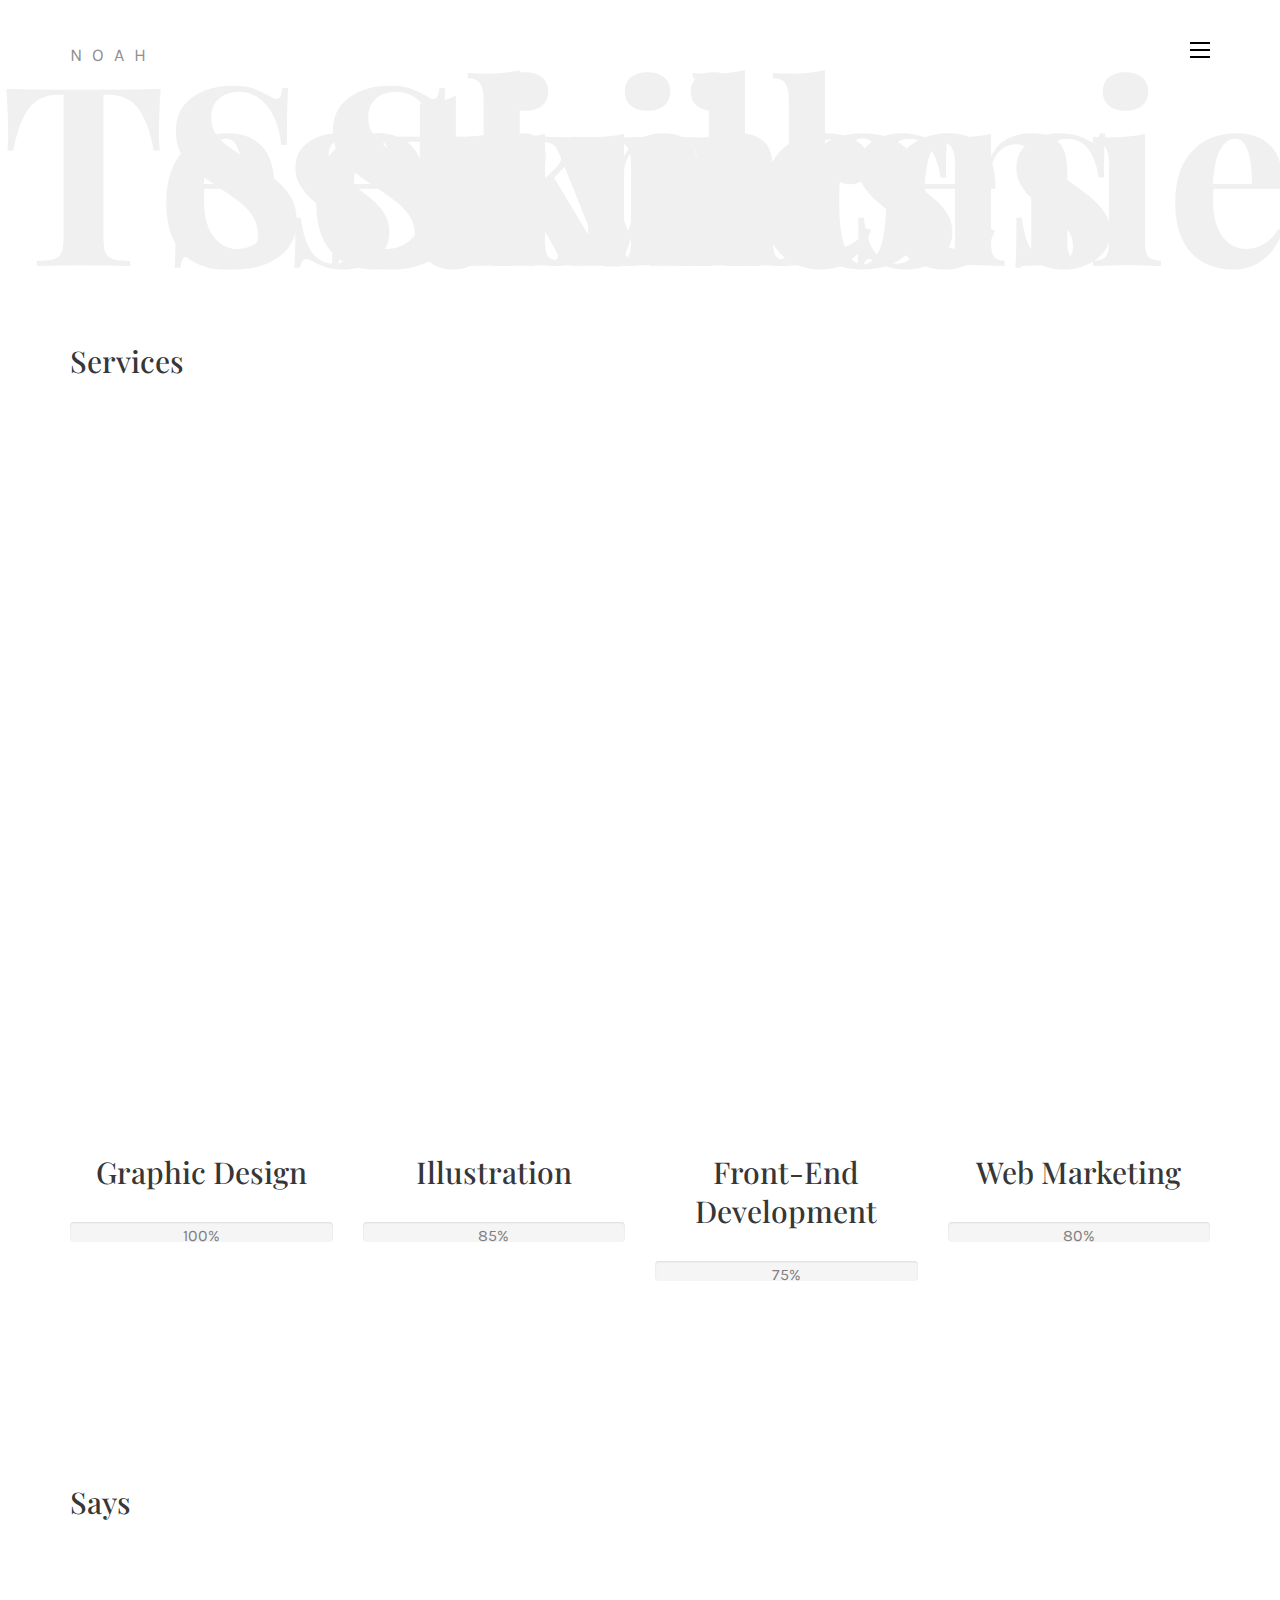
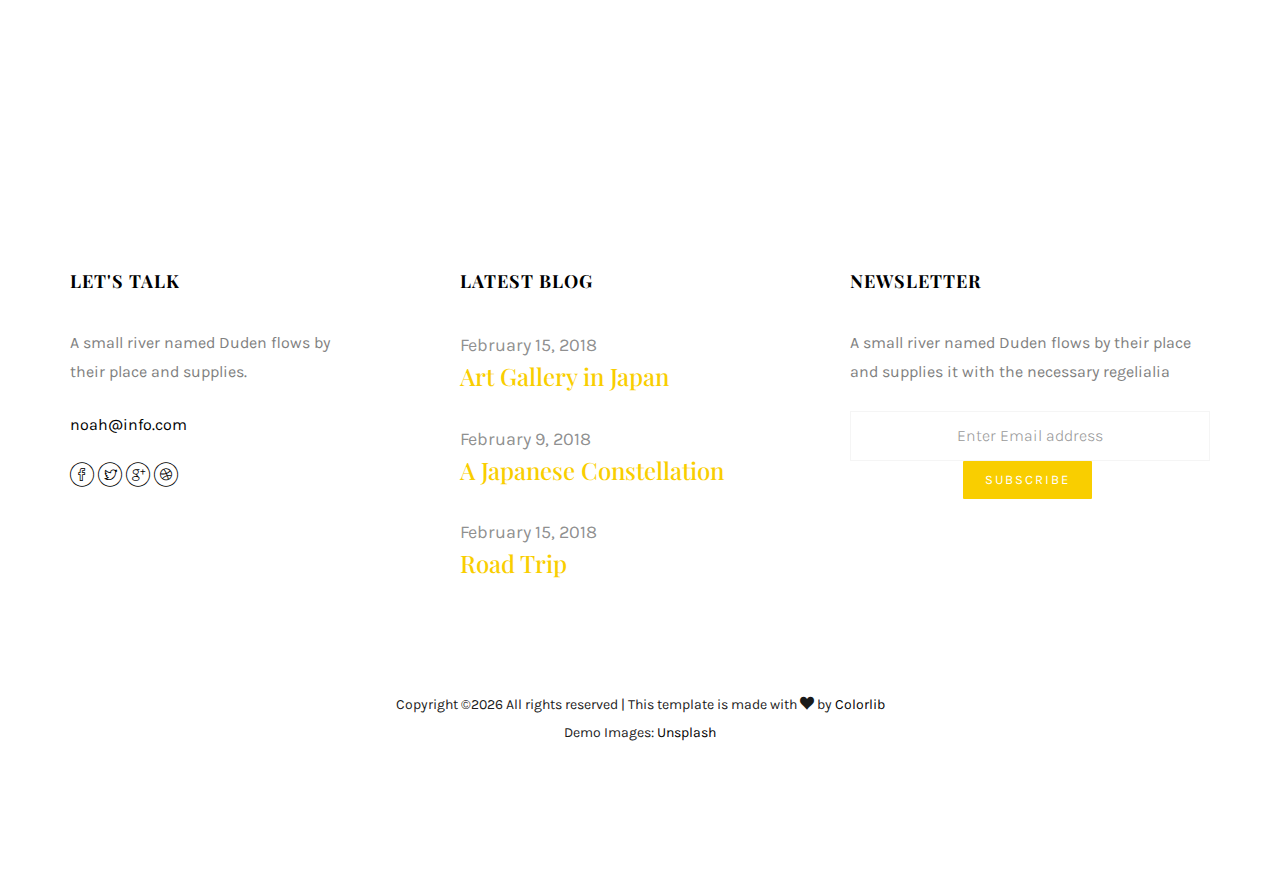
<file: push_demo/services.html>
<!DOCTYPE HTML>
<html>
	<head>
	<meta charset="utf-8">
	<meta http-equiv="X-UA-Compatible" content="IE=edge">
	<title>Noah Template</title>
	<meta name="viewport" content="width=device-width, initial-scale=1">
	<meta name="description" content="" />
	<meta name="keywords" content="" />
	<meta name="author" content="" />

  <!-- Facebook and Twitter integration -->
	<meta property="og:title" content=""/>
	<meta property="og:image" content=""/>
	<meta property="og:url" content=""/>
	<meta property="og:site_name" content=""/>
	<meta property="og:description" content=""/>
	<meta name="twitter:title" content="" />
	<meta name="twitter:image" content="" />
	<meta name="twitter:url" content="" />
	<meta name="twitter:card" content="" />

	<!-- Place favicon.ico and apple-touch-icon.png in the root directory -->
	<link rel="shortcut icon" href="favicon.ico">

	<link href="https://fonts.googleapis.com/css?family=Karla:400,700" rel="stylesheet">
	<link href="https://fonts.googleapis.com/css?family=Playfair+Display:400,400i,700" rel="stylesheet">
	
	<!-- Animate.css -->
	<link rel="stylesheet" href="css/animate.css">
	<!-- Icomoon Icon Fonts-->
	<link rel="stylesheet" href="css/icomoon.css">
	<!-- Bootstrap  -->
	<link rel="stylesheet" href="css/bootstrap.css">
	<!-- Owl Carousel -->
	<link rel="stylesheet" href="css/owl.carousel.min.css">
	<link rel="stylesheet" href="css/owl.theme.default.min.css">
	<!-- Magnific Popup -->
	<link rel="stylesheet" href="css/magnific-popup.css">

	<link rel="stylesheet" href="css/style.css">


	<!-- Modernizr JS -->
	<script src="js/modernizr-2.6.2.min.js"></script>
	<!-- FOR IE9 below -->
	<!--[if lt IE 9]>
	<script src="js/respond.min.js"></script>
	<![endif]-->

	</head>
	<body>

	<nav id="colorlib-main-nav" role="navigation">
		<a href="#" class="js-colorlib-nav-toggle colorlib-nav-toggle active"><i></i></a>
		<div class="js-fullheight colorlib-table">
			<div class="colorlib-table-cell js-fullheight">
				<div class="row">
					<div class="col-md-12">
						<div class="form-group">
							<input type="text" class="form-control" id="search" placeholder="Enter any key to search...">
							<button type="submit" class="btn btn-primary"><i class="icon-search3"></i></button>
						</div>
					</div>
				</div>
				<div class="row">
					<div class="col-md-12">
						<ul>
							<li><a href="index.html">Home</a></li>
							<li class="active"><a href="services.html">Services</a></li>
							<li><a href="work.html">Work</a></li>
							<li><a href="blog.html">Blog</a></li>
							<li><a href="about.html">About</a></li>
							<li><a href="contact.html">Contact</a></li>
						</ul>
					</div>
				</div>
				<div class="row">
					<div class="col-md-12">
						<h2 class="head-title">Works</h2>
						<a href="images/work-1.jpg" class="gallery image-popup-link text-center" style="background-image: url(images/work-1.jpg);">
							<span><i class="icon-search3"></i></span>
						</a>
						<a href="images/work-2.jpg" class="gallery image-popup-link text-center" style="background-image: url(images/work-2.jpg);">
							<span><i class="icon-search3"></i></span>
						</a>
						<a href="images/work-3.jpg" class="gallery image-popup-link text-center" style="background-image: url(images/work-3.jpg);">
							<span><i class="icon-search3"></i></span>
						</a>
						<a href="images/work-4.jpg" class="gallery image-popup-link text-center" style="background-image: url(images/work-4.jpg);">
							<span><i class="icon-search3"></i></span>
						</a>
					</div>
				</div>
			</div>
		</div>
	</nav>
	
	<div id="colorlib-page">
		<header>
			<div class="container">
				<div class="row">
					<div class="col-md-12">
						<div class="colorlib-navbar-brand">
							<a class="colorlib-logo" href="index.html"><span>No</span><span>ah</span></a>
						</div>
						<a href="#" class="js-colorlib-nav-toggle colorlib-nav-toggle"><i></i></a>
					</div>
				</div>
			</div>
		</header>
		<div id="colorlib-services">
			<div class="container">
				<div class="row text-center">
					<h2 class="bold">Services</h2>
				</div>
				<div class="row">
					<div class="col-md-12">
						<div class="services-flex">
							<div class="one-third">
								<div class="row">
									<div class="col-md-12 col-md-offset-0 animate-box intro-heading">
										<span>My Services</span>
										<h2>Here Are Some of My Skills</h2>
									</div>
								</div>
								<div class="row">
									<div class="col-md-12">
										<div class="rotate">
											<h2 class="heading">Services</h2>
										</div>
									</div>
									<div class="col-md-6">
										<div class="services animate-box">
											<h3>1 - Graphic Design</h3>
											<ul>
												<li>UI Design</li>
												<li>Website &amp; Digital Design</li>
												<li>Brading &amp; Visual Identity</li>
												<li>Print Design</li>
											</ul>
										</div>
										<div class="services animate-box">
											<h3>3 - Front End Development</h3>
											<ul>
												<li>HTML / CSS</li>
												<li>JS &amp; Jquery Startup</li>
												<li>WordPress</li>
												<li>Jomla</li>
											</ul>
										</div>
									</div>
									<div class="col-md-6">
										<div class="services animate-box">
											<h3>2 - Illustration</h3>
											<ul>
												<li>Editorial</li>
												<li>Narrative</li>
												<li>Motion Graphics</li>
												<li>Animation</li>
												<li>Visual Effects</li>
											</ul>
										</div>
										<div class="services animate-box">
											<h3>4 - Web Marketing</h3>
											<ul>
												<li>Sales Marketing</li>
												<li>Invoice</li>
												<li>eCommerce</li>
											</ul>
										</div>
									</div>
								</div>
							</div>
							<div class="one-forth services-img" style="background-image: url(images/services-img.jpg);">
							</div>
						</div>
					</div>
				</div>
			</div>
		</div>

		<div id="colorlib-progress">
			<div class="container">
				<div class="row text-center">
					<h2 class="bold">Skills</h2>
				</div>
				<div class="row">
					<div class="col-md-12 col-md-offset-0 text-center animate-box intro-heading">
						<span>Skills</span>
						<h2>My Skills</h2>
					</div>
				</div>
				<div class="row">
			      <div class="col-md-3 col-sm-6 text-center">
			      	<h2 class="progress-head">Graphic Design</h2>
		            <div class="progress blue">
		                <span class="progress-left">
		                    <span class="progress-bar"></span>
		                </span>
		                <span class="progress-right">
		                    <span class="progress-bar"></span>
		                </span>
		                <div class="progress-value">100%</div>
		            </div>
		         </div>
			 
		         <div class="col-md-3 col-sm-6 text-center">
		         	<h2 class="progress-head">Illustration</h2>
		            <div class="progress yellow">
		                <span class="progress-left">
		                    <span class="progress-bar"></span>
		                </span>
		                <span class="progress-right">
		                    <span class="progress-bar"></span>
		                </span>
		                <div class="progress-value">85%</div>
		            </div>
		         </div>

		         <div class="col-md-3 col-sm-6 text-center">
		         	<h2 class="progress-head">Front-End Development</h2>
		            <div class="progress pink">
		                <span class="progress-left">
		                    <span class="progress-bar"></span>
		                </span>
		                <span class="progress-right">
		                    <span class="progress-bar"></span>
		                </span>
		                <div class="progress-value">75%</div>
		            </div>
		         </div>

		         <div class="col-md-3 col-sm-6 text-center">
		         	<h2 class="progress-head">Web Marketing</h2>
		            <div class="progress green">
		                <span class="progress-left">
		                    <span class="progress-bar"></span>
		                </span>
		                <span class="progress-right">
		                    <span class="progress-bar"></span>
		                </span>
		                <div class="progress-value">80%</div>
		            </div>
		         </div>
			   </div>
			</div>
		</div>

		<div id="colorlib-testimony">
			<div class="container">
				<div class="row text-center">
					<h2 class="bold">Testimonies</h2>
				</div>
				<div class="row">
					<div class="col-md-12 col-md-offset-0 text-center animate-box intro-heading">
						<span>Testimonies</span>
						<h2>Clients Says</h2>
					</div>
				</div>
				<div class="row">
					<div class="col-md-12">
						<div class="rotate">
							<h2 class="heading">Says</h2>
						</div>
					</div>
				</div>
				<div class="row animate-box">
					<div class="owl-carousel">
						<div class="item">
							<div class="col-md-12 text-center">
								<div class="testimony">
									<blockquote>
										<p>"A small river named Duden flows by their place and supplies it with the necessary regelialia.</p>
										<span>" &mdash; George Brooks</span>
									</blockquote>
								</div>
							</div>
						</div>
						<div class="item">
							<div class="col-md-12 text-center">
								<div class="testimony">
									<blockquote>
										<p>"Even the all-powerful Pointing has no control about the blind texts it is an almost unorthographic life One day however a small line of blind text by the name of Lorem Ipsum decided to leave for the far World of Grammar.</p>
										<span>" &mdash; Daniel Foster</span>
									</blockquote>
								</div>
							</div>
						</div>
						<div class="item">
							<div class="col-md-12 text-center">
								<div class="testimony">
									<blockquote>
										<p>"When she reached the first hills of the Italic Mountains, she had a last view back on the skyline of her hometown Bookmarksgrove</p>
										<span>" &mdash; Liam Jenkins</span>
									</blockquote>
								</div>
							</div>
						</div>
					</div>
				</div>
			</div>
		</div>

		<footer>
			<div id="footer">
				<div class="container">
					<div class="row">
						<div class="col-md-4 col-pb-sm">
							<div class="row">
								<div class="col-md-10">
									<h2>Let's Talk</h2>
									<p>A small river named Duden flows by their place and supplies.</p>
									<p><a href="#">noah@info.com</a></p>
									<p class="colorlib-social-icons">
										<a href="#"><i class="icon-facebook4"></i></a>
										<a href="#"><i class="icon-twitter3"></i></a>
										<a href="#"><i class="icon-googleplus"></i></a>
										<a href="#"><i class="icon-dribbble2"></i></a>
									</p>
								</div>
							</div>
						</div>
						<div class="col-md-4 col-pb-sm">
							<h2>Latest Blog</h2>
							<div class="f-entry">
								<a href="#" class="featured-img" style="background-image: url(images/img-1.jpg);"></a>
								<div class="desc">
									<span>February 15, 2018</span>
									<h3><a href="#">Art Gallery in Japan</a></h3>
								</div>
							</div>
							<div class="f-entry">
								<a href="#" class="featured-img" style="background-image: url(images/img-2.jpg);"></a>
								<div class="desc">
									<span>February 9, 2018</span>
									<h3><a href="#">A Japanese Constellation</a></h3>
								</div>
							</div>
							<div class="f-entry">
								<a href="#" class="featured-img" style="background-image: url(images/img-3.jpg);"></a>
								<div class="desc">
									<span>February 15, 2018</span>
									<h3><a href="#">Road Trip</a></h3>
								</div>
							</div>
						</div>
						<div class="col-md-4 col-pb-sm">
							<h2>Newsletter</h2>
							<p>A small river named Duden flows by their place and supplies it with the necessary regelialia</p>
							<div class="subscribe text-center">
								<div class="form-group">
									<input type="text" class="form-control text-center" placeholder="Enter Email address">
									<input type="submit" value="Subscribe" class="btn btn-primary btn-custom">
								</div>
							</div>
						</div>
					</div>
					<div class="row">
						<div class="col-md-12 text-center">
							<p>
								<span class="block"><!-- Link back to Colorlib can't be removed. Template is licensed under CC BY 3.0. -->
Copyright &copy;<script>document.write(new Date().getFullYear());</script> All rights reserved | This template is made with <i class="icon-heart" aria-hidden="true"></i> by <a href="https://colorlib.com" target="_blank">Colorlib</a>
<!-- Link back to Colorlib can't be removed. Template is licensed under CC BY 3.0. --><br></span> 
								<span class="block">Demo Images: <a href="http://unsplash.co/" target="_blank">Unsplash</a></span>
							</p>
						</div>
					</div>
				</div>
			</div>
		</footer>
	
	</div>

	<!-- jQuery -->
	<script src="js/jquery.min.js"></script>
	<!-- jQuery Easing -->
	<script src="js/jquery.easing.1.3.js"></script>
	<!-- Bootstrap -->
	<script src="js/bootstrap.min.js"></script>
	<!-- Waypoints -->
	<script src="js/jquery.waypoints.min.js"></script>
	<!-- Owl Carousel -->
	<script src="js/owl.carousel.min.js"></script>
	<!-- Magnific Popup -->
	<script src="js/jquery.magnific-popup.min.js"></script>
	<script src="js/magnific-popup-options.js"></script>

	<!-- Main JS (Do not remove) -->
	<script src="js/main.js"></script>

	</body>
</html>
</file>
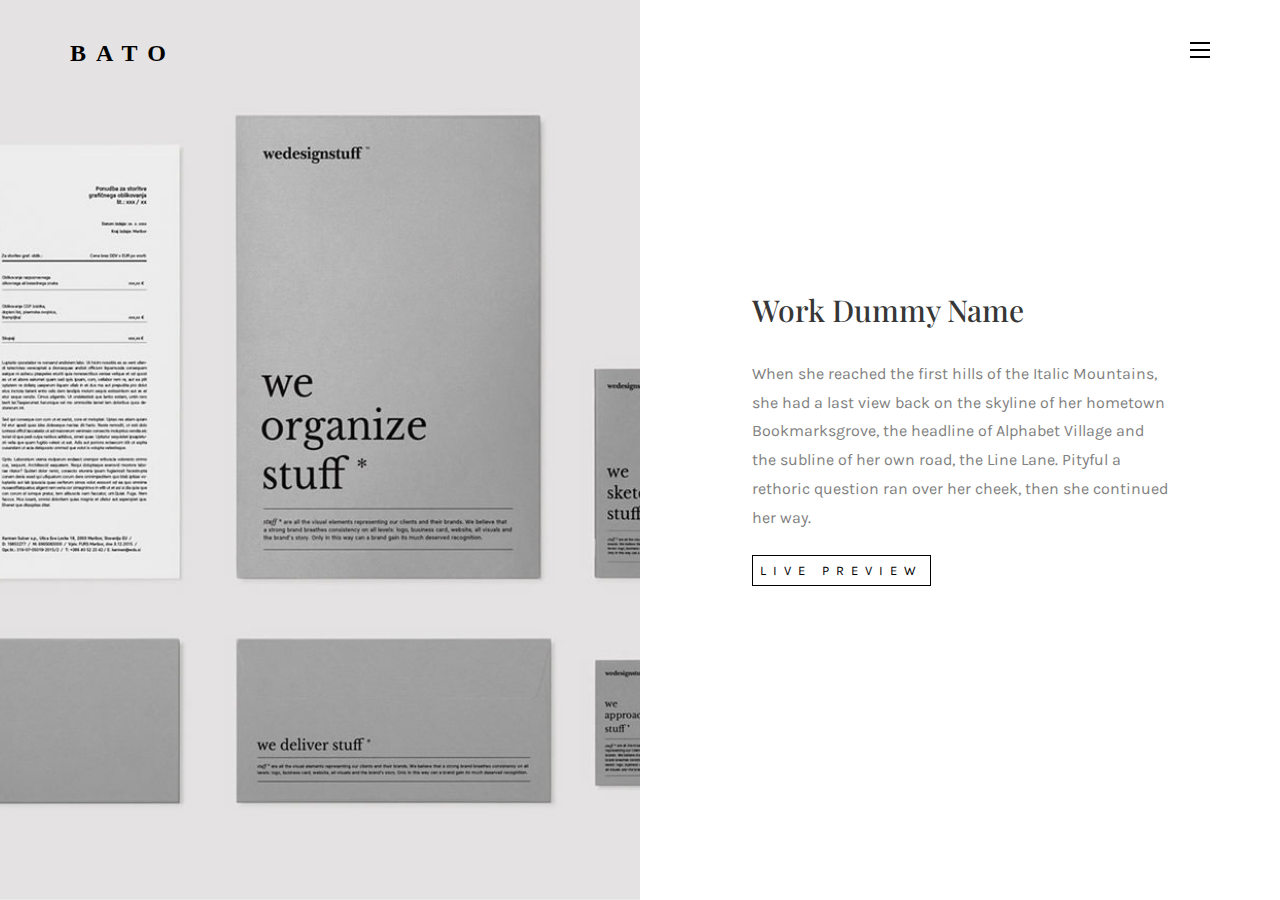
<file: push_demo/work-single.html>
<!DOCTYPE HTML>
<html>
	<head>
	<meta charset="utf-8">
	<meta http-equiv="X-UA-Compatible" content="IE=edge">
	<title>Bato Template</title>
	<meta name="viewport" content="width=device-width, initial-scale=1">
	<meta name="description" content="" />
	<meta name="keywords" content="" />
	<meta name="author" content="" />

  <!-- Facebook and Twitter integration -->
	<meta property="og:title" content=""/>
	<meta property="og:image" content=""/>
	<meta property="og:url" content=""/>
	<meta property="og:site_name" content=""/>
	<meta property="og:description" content=""/>
	<meta name="twitter:title" content="" />
	<meta name="twitter:image" content="" />
	<meta name="twitter:url" content="" />
	<meta name="twitter:card" content="" />

	<!-- Place favicon.ico and apple-touch-icon.png in the root directory -->
	<link rel="shortcut icon" href="favicon.ico">

	<link href="https://fonts.googleapis.com/css?family=Karla:400,700" rel="stylesheet">
	<link href="https://fonts.googleapis.com/css?family=Playfair+Display:400,400i,700" rel="stylesheet">
	
	<!-- Animate.css -->
	<link rel="stylesheet" href="css/animate.css">
	<!-- Icomoon Icon Fonts-->
	<link rel="stylesheet" href="css/icomoon.css">
	<!-- Bootstrap  -->
	<link rel="stylesheet" href="css/bootstrap.css">
	<!-- Owl Carousel -->
	<link rel="stylesheet" href="css/owl.carousel.min.css">
	<link rel="stylesheet" href="css/owl.theme.default.min.css">
	<!-- Magnific Popup -->
	<link rel="stylesheet" href="css/magnific-popup.css">

	<link rel="stylesheet" href="css/style.css">


	<!-- Modernizr JS -->
	<script src="js/modernizr-2.6.2.min.js"></script>
	<!-- FOR IE9 below -->
	<!--[if lt IE 9]>
	<script src="js/respond.min.js"></script>
	<![endif]-->

	</head>
	<body>

	<nav id="colorlib-main-nav" role="navigation">
		<a href="#" class="js-colorlib-nav-toggle colorlib-nav-toggle active"><i></i></a>
		<div class="js-fullheight colorlib-table">
			<div class="colorlib-table-cell js-fullheight">
				<div class="row">
					<div class="col-md-12">
						<div class="form-group">
							<input type="text" class="form-control" id="search" placeholder="Enter any key to search...">
							<button type="submit" class="btn btn-primary"><i class="icon-search3"></i></button>
						</div>
					</div>
				</div>
				<div class="row">
					<div class="col-md-12">
						<ul>
							<li><a href="index.html">Home</a></li>
							<li class="active"><a href="work.html">Work</a></li>
							<li><a href="blog.html">Blog</a></li>
							<li><a href="about.html">About</a></li>
							<li><a href="contact.html">Contact</a></li>
						</ul>
					</div>
				</div>
				<div class="row">
					<div class="col-md-12">
						<h2 class="head-title">Gallery</h2>
						<a href="images/work-1.jpg" class="gallery image-popup-link text-center" style="background-image: url(images/work-1.jpg);">
							<span><i class="icon-search3"></i></span>
						</a>
						<a href="images/work-2.jpg" class="gallery image-popup-link text-center" style="background-image: url(images/work-2.jpg);">
							<span><i class="icon-search3"></i></span>
						</a>
						<a href="images/work-3.jpg" class="gallery image-popup-link text-center" style="background-image: url(images/work-3.jpg);">
							<span><i class="icon-search3"></i></span>
						</a>
						<a href="images/work-4.jpg" class="gallery image-popup-link text-center" style="background-image: url(images/work-4.jpg);">
							<span><i class="icon-search3"></i></span>
						</a>
					</div>
				</div>
			</div>
		</div>
	</nav>
	
	<div id="colorlib-page">
		<header>
			<div class="container">
				<div class="row">
					<div class="col-md-12">
						<div class="colorlib-navbar-brand">
							<a class="colorlib-logo" href="index.html">Bato</a>
						</div>
						<a href="#" class="js-colorlib-nav-toggle colorlib-nav-toggle"><i></i></a>
					</div>
				</div>
			</div>
		</header>
		
		<div class="work-single-flex js-fullheight">
			<div class="col-half js-full-height work-img" style="background-image: url(images/work-3.jpg);"></div>
			<div class="col-half js-fullheight">
				<div class="display-t js-fullheight">
					<div class="display-tc js-fullheight">
						<div class="work-desc">
							<h2>Work Dummy Name</h2>
							<p>When she reached the first hills of the Italic Mountains, she had a last view back on the skyline of her hometown Bookmarksgrove, the headline of Alphabet Village and the subline of her own road, the Line Lane. Pityful a rethoric question ran over her cheek, then she continued her way.</p>
							<p><a href="#" class="btn-preview">Live Preview</a></p>
						</div>
					</div>
				</div>
			</div>
		</div>
	
	</div>

	<!-- jQuery -->
	<script src="js/jquery.min.js"></script>
	<!-- jQuery Easing -->
	<script src="js/jquery.easing.1.3.js"></script>
	<!-- Bootstrap -->
	<script src="js/bootstrap.min.js"></script>
	<!-- Waypoints -->
	<script src="js/jquery.waypoints.min.js"></script>
	<!-- Owl Carousel -->
	<script src="js/owl.carousel.min.js"></script>
	<!-- Magnific Popup -->
	<script src="js/jquery.magnific-popup.min.js"></script>
	<script src="js/magnific-popup-options.js"></script>

	<!-- Main JS (Do not remove) -->
	<script src="js/main.js"></script>

	</body>
</html>
</file>
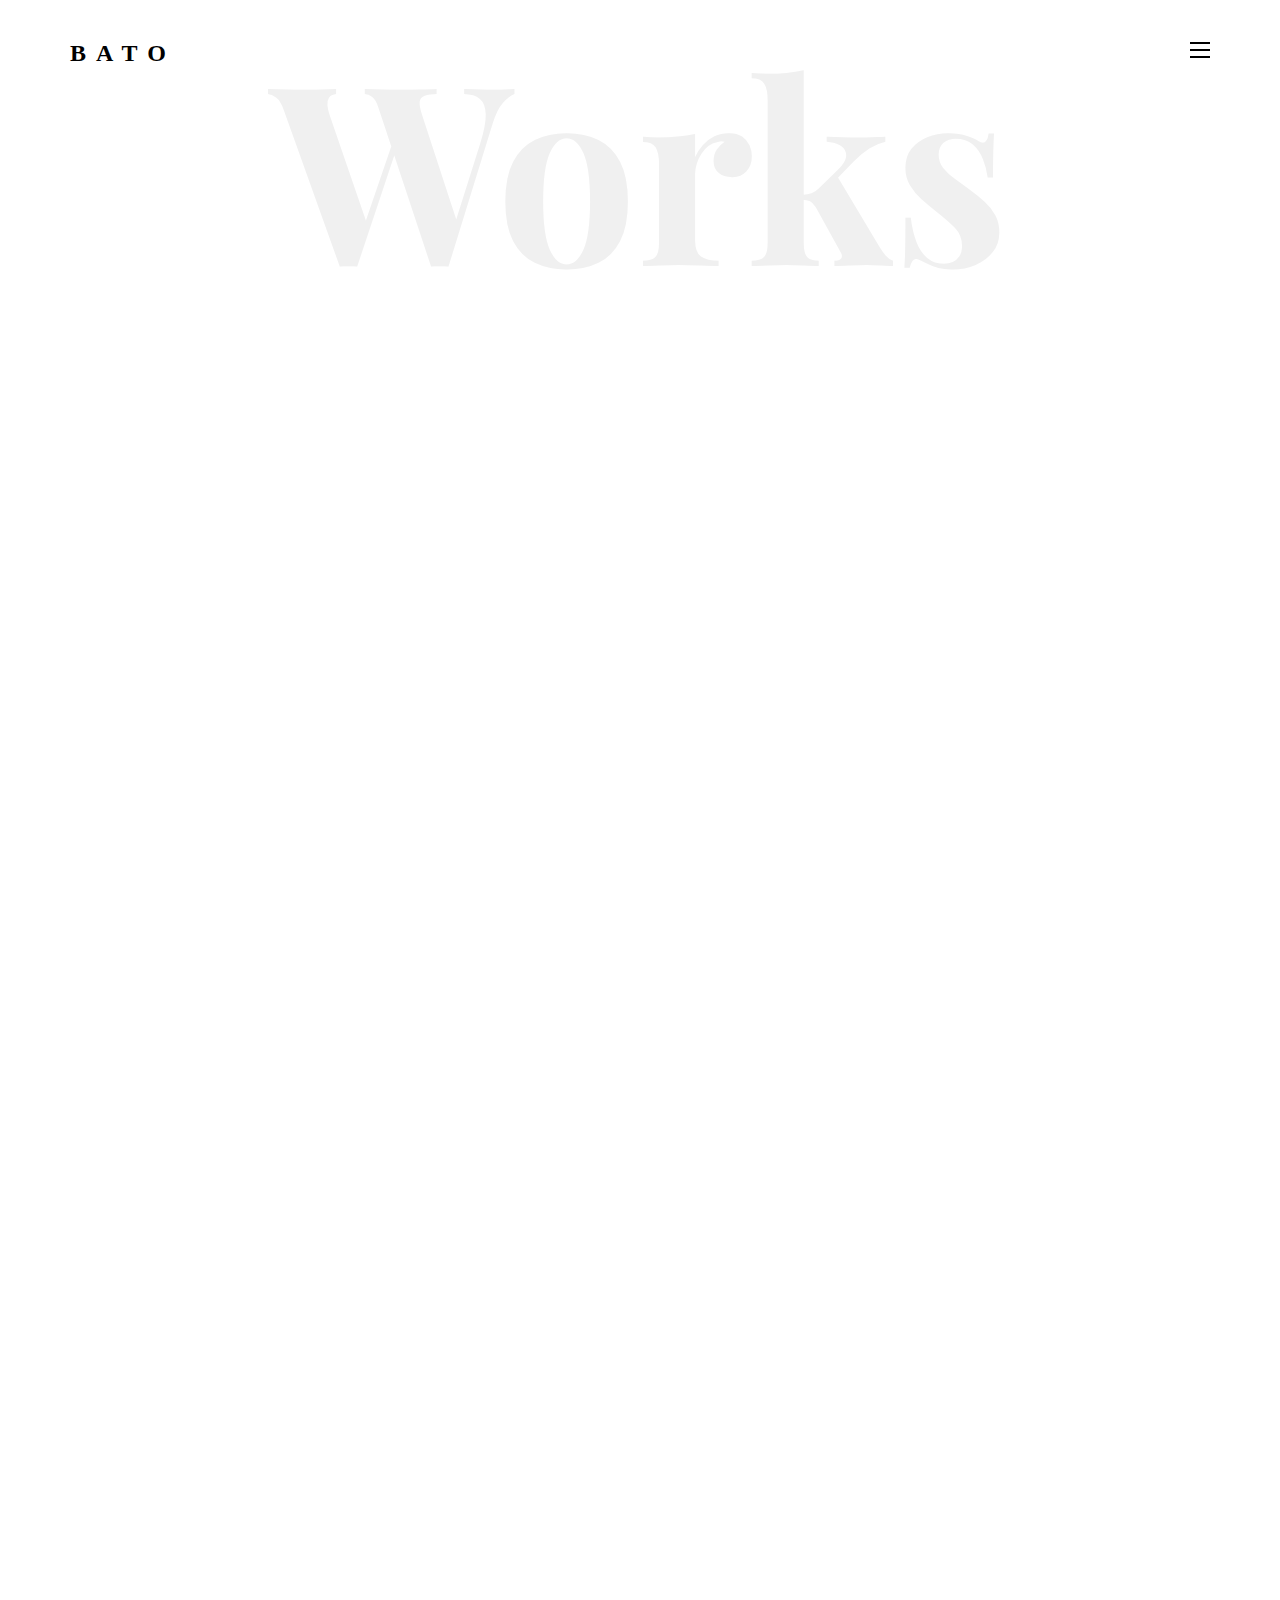
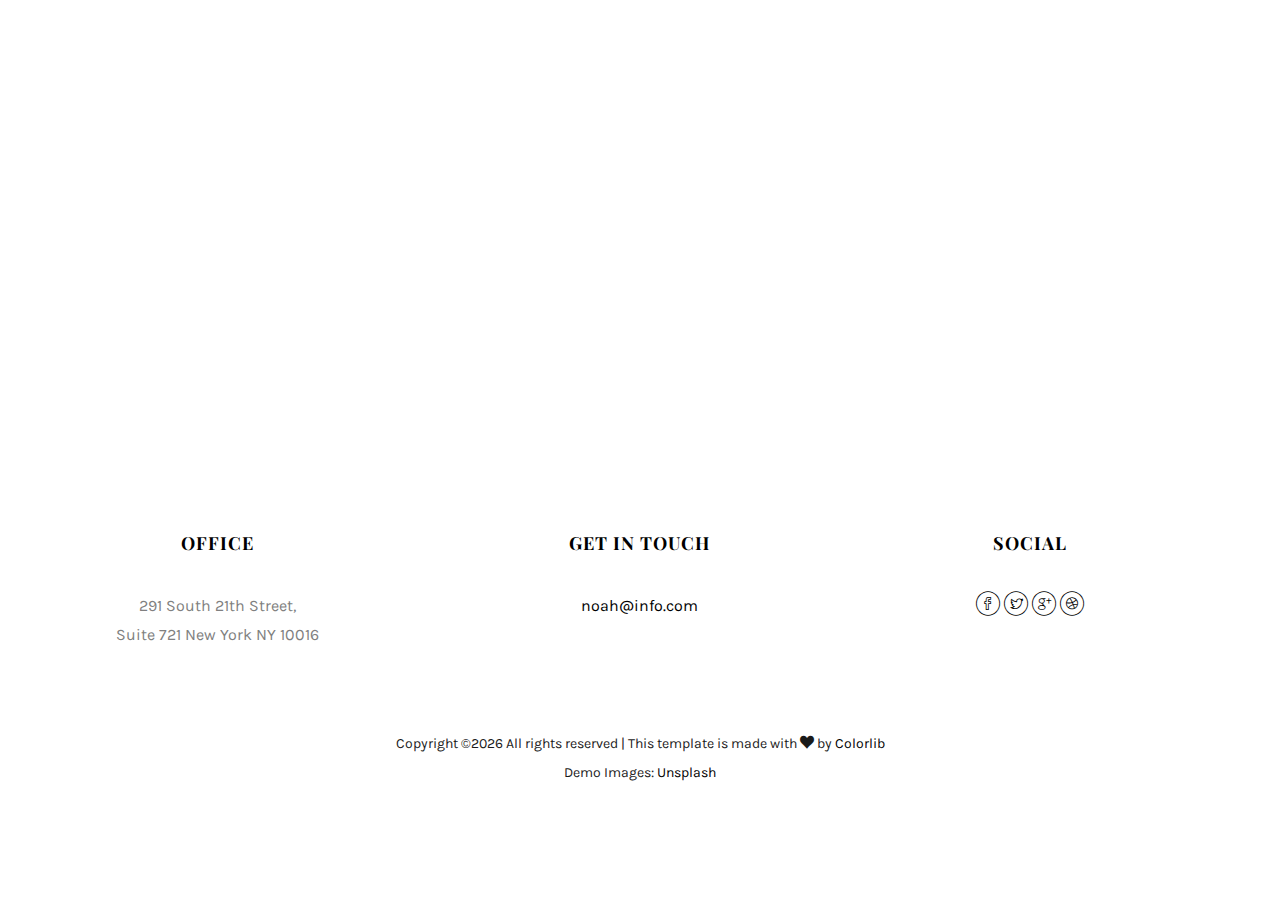
<file: push_demo/work.html>
<!DOCTYPE HTML>
<html>
	<head>
	<meta charset="utf-8">
	<meta http-equiv="X-UA-Compatible" content="IE=edge">
	<title>Bato Template</title>
	<meta name="viewport" content="width=device-width, initial-scale=1">
	<meta name="description" content="" />
	<meta name="keywords" content="" />
	<meta name="author" content="" />

  <!-- Facebook and Twitter integration -->
	<meta property="og:title" content=""/>
	<meta property="og:image" content=""/>
	<meta property="og:url" content=""/>
	<meta property="og:site_name" content=""/>
	<meta property="og:description" content=""/>
	<meta name="twitter:title" content="" />
	<meta name="twitter:image" content="" />
	<meta name="twitter:url" content="" />
	<meta name="twitter:card" content="" />

	<!-- Place favicon.ico and apple-touch-icon.png in the root directory -->
	<link rel="shortcut icon" href="favicon.ico">

	<link href="https://fonts.googleapis.com/css?family=Karla:400,700" rel="stylesheet">
	<link href="https://fonts.googleapis.com/css?family=Playfair+Display:400,400i,700" rel="stylesheet">
	
	<!-- Animate.css -->
	<link rel="stylesheet" href="css/animate.css">
	<!-- Icomoon Icon Fonts-->
	<link rel="stylesheet" href="css/icomoon.css">
	<!-- Bootstrap  -->
	<link rel="stylesheet" href="css/bootstrap.css">
	<!-- Owl Carousel -->
	<link rel="stylesheet" href="css/owl.carousel.min.css">
	<link rel="stylesheet" href="css/owl.theme.default.min.css">
	<!-- Magnific Popup -->
	<link rel="stylesheet" href="css/magnific-popup.css">

	<link rel="stylesheet" href="css/style.css">


	<!-- Modernizr JS -->
	<script src="js/modernizr-2.6.2.min.js"></script>
	<!-- FOR IE9 below -->
	<!--[if lt IE 9]>
	<script src="js/respond.min.js"></script>
	<![endif]-->

	</head>
	<body>

	<nav id="colorlib-main-nav" role="navigation">
		<a href="#" class="js-colorlib-nav-toggle colorlib-nav-toggle active"><i></i></a>
		<div class="js-fullheight colorlib-table">
			<div class="colorlib-table-cell js-fullheight">
				<div class="row">
					<div class="col-md-12">
						<div class="form-group">
							<input type="text" class="form-control" id="search" placeholder="Enter any key to search...">
							<button type="submit" class="btn btn-primary"><i class="icon-search3"></i></button>
						</div>
					</div>
				</div>
				<div class="row">
					<div class="col-md-12">
						<ul>
							<li><a href="index.html">Home</a></li>
							<li class="active"><a href="work.html">Work</a></li>
							<li><a href="blog.html">Blog</a></li>
							<li><a href="about.html">About</a></li>
							<li><a href="contact.html">Contact</a></li>
						</ul>
					</div>
				</div>
				<div class="row">
					<div class="col-md-12">
						<h2 class="head-title">Gallery</h2>
						<a href="images/work-1.jpg" class="gallery image-popup-link text-center" style="background-image: url(images/work-1.jpg);">
							<span><i class="icon-search3"></i></span>
						</a>
						<a href="images/work-2.jpg" class="gallery image-popup-link text-center" style="background-image: url(images/work-2.jpg);">
							<span><i class="icon-search3"></i></span>
						</a>
						<a href="images/work-3.jpg" class="gallery image-popup-link text-center" style="background-image: url(images/work-3.jpg);">
							<span><i class="icon-search3"></i></span>
						</a>
						<a href="images/work-4.jpg" class="gallery image-popup-link text-center" style="background-image: url(images/work-4.jpg);">
							<span><i class="icon-search3"></i></span>
						</a>
					</div>
				</div>
			</div>
		</div>
	</nav>
	
	<div id="colorlib-page">
		<header>
			<div class="container">
				<div class="row">
					<div class="col-md-12">
						<div class="colorlib-navbar-brand">
							<a class="colorlib-logo" href="index.html">Bato</a>
						</div>
						<a href="#" class="js-colorlib-nav-toggle colorlib-nav-toggle"><i></i></a>
					</div>
				</div>
			</div>
		</header>
		
		<div id="colorlib-work">
			<div class="container">
				<div class="row text-center">
					<h2 class="bold">Works</h2>
				</div>
				<div class="row">
					<div class="col-md-12">
						<div class="work-entry-flex animate-box js-fullheight">
							<div class="col-three-forth js-fullheight">
								<div class="row no-gutters">
									<div class="col-md-12 col-md-push-10 no-gutters">
										<div class="work-img js-fullheight" style="background-image: url(images/work-1.jpg);">
										</div>
									</div>
								</div>
							</div>
							<div class="col-one-forth js-fullheight">
								<div class="row no-gutters">
									<div class="col-md-12 col-md-pull-12 no-gutters">
										<div class="display-t js-fullheight">
											<div class="display-tc js-fullheight">
												<div class="text-inner text-inner-right">
													<h2><a href="work-single.html">Application and practice of creating durable images</a></h2>
													<p>A small river named Duden flows by their place and supplies it with the necessary regelialia. It is a paradisematic country, in which roasted parts of sentences fly into your mouth.</p>
													<p><a href="work-single.html" class="btn-view">View Photo</a></p>
												</div>
											</div>
										</div>
									</div>
								</div>
							</div>
						</div>
					</div>

					<div class="col-md-12">
						<div class="work-entry-flex animate-box js-fullheight">
							<div class="col-three-forth js-fullheight">
								<div class="row no-gutters">
									<div class="col-md-12 no-gutters">
										<div class="work-img js-fullheight" style="background-image: url(images/work-2.jpg);">
										</div>
									</div>
								</div>
							</div>
							<div class="col-one-forth js-fullheight">
								<div class="row no-gutters">
									<div class="col-md-12 no-gutters">
										<div class="display-t js-fullheight">
											<div class="display-tc js-fullheight">
												<div class="text-inner text-inner-left">
													<h2><a href="work-single.html">Application and practice of creating durable images</a></h2>
													<p>A small river named Duden flows by their place and supplies it with the necessary regelialia. It is a paradisematic country, in which roasted parts of sentences fly into your mouth.</p>
													<p><a href="work-single.html" class="btn-view">View Photo</a></p>
												</div>
											</div>
										</div>
									</div>
								</div>
							</div>
						</div>
					</div>

					<div class="col-md-12">
						<div class="work-entry-flex animate-box js-fullheight">
							<div class="col-three-forth js-fullheight">
								<div class="row no-gutters">
									<div class="col-md-12 col-md-push-10 no-gutters">
										<div class="work-img js-fullheight" style="background-image: url(images/work-3.jpg);">
										</div>
									</div>
								</div>
							</div>
							<div class="col-one-forth js-fullheight">
								<div class="row no-gutters">
									<div class="col-md-12 col-md-pull-12 no-gutters">
										<div class="display-t js-fullheight">
											<div class="display-tc js-fullheight">
												<div class="text-inner text-inner-right">
													<h2><a href="work-single.html">Application and practice of creating durable images</a></h2>
													<p>A small river named Duden flows by their place and supplies it with the necessary regelialia. It is a paradisematic country, in which roasted parts of sentences fly into your mouth.</p>
													<p><a href="work-single.html" class="btn-view">View Photo</a></p>
												</div>
											</div>
										</div>
									</div>
								</div>
							</div>
						</div>
					</div>

					<div class="col-md-12">
						<div class="work-entry-flex animate-box js-fullheight">
							<div class="col-three-forth js-fullheight">
								<div class="row no-gutters">
									<div class="col-md-12 no-gutters">
										<div class="work-img js-fullheight" style="background-image: url(images/work-4.jpg);">
										</div>
									</div>
								</div>
							</div>
							<div class="col-one-forth js-fullheight">
								<div class="row no-gutters">
									<div class="col-md-12 no-gutters">
										<div class="display-t js-fullheight">
											<div class="display-tc js-fullheight">
												<div class="text-inner text-inner-left">
													<h2><a href="work-single.html">Application and practice of creating durable images</a></h2>
													<p>A small river named Duden flows by their place and supplies it with the necessary regelialia. It is a paradisematic country, in which roasted parts of sentences fly into your mouth.</p>
													<p><a href="work-single.html" class="btn-view">View Photo</a></p>
												</div>
											</div>
										</div>
									</div>
								</div>
							</div>
						</div>
					</div>

					<div class="col-md-12">
						<div class="work-entry-flex animate-box js-fullheight">
							<div class="col-three-forth js-fullheight">
								<div class="row no-gutters">
									<div class="col-md-12 col-md-push-10 no-gutters">
										<div class="work-img js-fullheight" style="background-image: url(images/work-5.jpg);">
										</div>
									</div>
								</div>
							</div>
							<div class="col-one-forth js-fullheight">
								<div class="row no-gutters">
									<div class="col-md-12 col-md-pull-12 no-gutters">
										<div class="display-t js-fullheight">
											<div class="display-tc js-fullheight">
												<div class="text-inner text-inner-right">
													<h2><a href="work-single.html">Application and practice of creating durable images</a></h2>
													<p>A small river named Duden flows by their place and supplies it with the necessary regelialia. It is a paradisematic country, in which roasted parts of sentences fly into your mouth.</p>
													<p><a href="work-single.html" class="btn-view">View Photo</a></p>
												</div>
											</div>
										</div>
									</div>
								</div>
							</div>
						</div>
					</div>

					<div class="col-md-12">
						<div class="work-entry-flex animate-box js-fullheight">
							<div class="col-three-forth js-fullheight">
								<div class="row no-gutters">
									<div class="col-md-12 no-gutters">
										<div class="work-img js-fullheight" style="background-image: url(images/work-6.jpg);">
										</div>
									</div>
								</div>
							</div>
							<div class="col-one-forth js-fullheight">
								<div class="row no-gutters">
									<div class="col-md-12 no-gutters">
										<div class="display-t js-fullheight">
											<div class="display-tc js-fullheight">
												<div class="text-inner text-inner-left">
													<h2><a href="work-single.html">Application and practice of creating durable images</a></h2>
													<p>A small river named Duden flows by their place and supplies it with the necessary regelialia. It is a paradisematic country, in which roasted parts of sentences fly into your mouth.</p>
													<p><a href="work-single.html" class="btn-view">View Photo</a></p>
												</div>
											</div>
										</div>
									</div>
								</div>
							</div>
						</div>
					</div>
				</div>
			</div>
		</div>
		
		<div id="colorlib-subscribe">
			<div class="overlay"></div>
			<div class="container">
				<div class="row">
					<div class="col-md-8 col-md-offset-2 text-center colorlib-heading animate-box">
						<h2>Subscribe Newsletter</h2>
						<p>Subscribe our newsletter and get latest update</p>
					</div>
				</div>
				<div class="row animate-box">
					<div class="col-md-6 col-md-offset-3">
						<div class="row">
							<div class="col-md-12">
							<form class="form-inline qbstp-header-subscribe">
								<div class="col-three-forth">
									<div class="form-group">
										<input type="text" class="form-control" id="email" placeholder="Enter your email">
									</div>
								</div>
								<div class="col-one-third">
									<div class="form-group">
										<button type="submit" class="btn btn-primary">Subscribe Now</button>
									</div>
								</div>
							</form>
							</div>
						</div>
					</div>
				</div>
			</div>
		</div>

		<footer>
			<div id="footer">
				<div class="container">
					<div class="row">
						<div class="col-md-4 col-pb-sm text-center">
							<div class="row">
								<div class="col-md-10">
									<h2>Office</h2>
									<p>291 South 21th Street, <br> Suite 721 New York NY 10016</p>
								</div>
							</div>
						</div>
						<div class="col-md-4 col-pb-sm text-center">
							<h2>Get in Touch</h2>
							<p><a href="#">noah@info.com</a></p>
						</div>
						<div class="col-md-4 col-pb-sm text-center">
							<h2>Social</h2>
							<p class="colorlib-social-icons">
								<a href="#"><i class="icon-facebook4"></i></a>
								<a href="#"><i class="icon-twitter3"></i></a>
								<a href="#"><i class="icon-googleplus"></i></a>
								<a href="#"><i class="icon-dribbble2"></i></a>
							</p>
						</div>
					</div>
					<div class="row">
						<div class="col-md-12 text-center">
							<p>
								<span class="block"><!-- Link back to Colorlib can't be removed. Template is licensed under CC BY 3.0. -->
Copyright &copy;<script>document.write(new Date().getFullYear());</script> All rights reserved | This template is made with <i class="icon-heart" aria-hidden="true"></i> by <a href="https://colorlib.com" target="_blank">Colorlib</a>
<!-- Link back to Colorlib can't be removed. Template is licensed under CC BY 3.0. --><br></span> 
								<span class="block">Demo Images: <a href="http://unsplash.co/" target="_blank">Unsplash</a></span>
							</p>
						</div>
					</div>
				</div>
			</div>
		</footer>
	
	</div>

	<!-- jQuery -->
	<script src="js/jquery.min.js"></script>
	<!-- jQuery Easing -->
	<script src="js/jquery.easing.1.3.js"></script>
	<!-- Bootstrap -->
	<script src="js/bootstrap.min.js"></script>
	<!-- Waypoints -->
	<script src="js/jquery.waypoints.min.js"></script>
	<!-- Owl Carousel -->
	<script src="js/owl.carousel.min.js"></script>
	<!-- Magnific Popup -->
	<script src="js/jquery.magnific-popup.min.js"></script>
	<script src="js/magnific-popup-options.js"></script>

	<!-- Main JS (Do not remove) -->
	<script src="js/main.js"></script>

	</body>
</html>
</file>
<file: push_demo/css/icomoon.css>
@font-face {
  font-family: 'icomoon';
  src:  url('fonts/icomoon.eot?tmere9');
  src:  url('fonts/icomoon.eot?tmere9#iefix') format('embedded-opentype'),
    url('fonts/icomoon.ttf?tmere9') format('truetype'),
    url('fonts/icomoon.woff?tmere9') format('woff'),
    url('fonts/icomoon.svg?tmere9#icomoon') format('svg');
  font-weight: normal;
  font-style: normal;
}

[class^="icon-"], [class*=" icon-"] {
  /* use !important to prevent issues with browser extensions that change fonts */
  font-family: 'icomoon' !important;
  speak: none;
  font-style: normal;
  font-weight: normal;
  font-variant: normal;
  text-transform: none;
  line-height: 1;

  /* Better Font Rendering =========== */
  -webkit-font-smoothing: antialiased;
  -moz-osx-font-smoothing: grayscale;
}

.icon-activity:before {
  content: "\e900";
}
.icon-airplay:before {
  content: "\e901";
}
.icon-alert-circle:before {
  content: "\e902";
}
.icon-alert-octagon:before {
  content: "\e903";
}
.icon-alert-triangle:before {
  content: "\e904";
}
.icon-align-center:before {
  content: "\e905";
}
.icon-align-justify:before {
  content: "\e906";
}
.icon-align-left:before {
  content: "\e907";
}
.icon-align-right:before {
  content: "\e908";
}
.icon-anchor:before {
  content: "\e909";
}
.icon-aperture:before {
  content: "\e90a";
}
.icon-arrow-down3:before {
  content: "\e90b";
}
.icon-arrow-down-circle:before {
  content: "\e90c";
}
.icon-arrow-down-left3:before {
  content: "\e90d";
}
.icon-arrow-down-right3:before {
  content: "\e90e";
}
.icon-arrow-left3:before {
  content: "\e90f";
}
.icon-arrow-left-circle:before {
  content: "\e910";
}
.icon-arrow-right3:before {
  content: "\e911";
}
.icon-arrow-right-circle:before {
  content: "\e912";
}
.icon-arrow-up3:before {
  content: "\e913";
}
.icon-arrow-up-circle:before {
  content: "\e914";
}
.icon-arrow-up-left3:before {
  content: "\e915";
}
.icon-arrow-up-right3:before {
  content: "\e916";
}
.icon-at-sign:before {
  content: "\e917";
}
.icon-award:before {
  content: "\e918";
}
.icon-bar-chart:before {
  content: "\e919";
}
.icon-bar-chart-2:before {
  content: "\e91a";
}
.icon-battery:before {
  content: "\e91b";
}
.icon-battery-charging:before {
  content: "\e91c";
}
.icon-bell2:before {
  content: "\e91d";
}
.icon-bell-off:before {
  content: "\e91e";
}
.icon-bluetooth:before {
  content: "\e91f";
}
.icon-bold2:before {
  content: "\e920";
}
.icon-book2:before {
  content: "\e921";
}
.icon-book-open:before {
  content: "\e922";
}
.icon-bookmark2:before {
  content: "\e923";
}
.icon-box:before {
  content: "\e924";
}
.icon-briefcase2:before {
  content: "\e925";
}
.icon-calendar2:before {
  content: "\e926";
}
.icon-camera2:before {
  content: "\e927";
}
.icon-camera-off:before {
  content: "\e928";
}
.icon-cast:before {
  content: "\e929";
}
.icon-check:before {
  content: "\e92a";
}
.icon-check-circle:before {
  content: "\e92b";
}
.icon-check-square:before {
  content: "\e92c";
}
.icon-chevron-down:before {
  content: "\e92d";
}
.icon-chevron-left:before {
  content: "\e92e";
}
.icon-chevron-right:before {
  content: "\e92f";
}
.icon-chevron-up:before {
  content: "\e930";
}
.icon-chevrons-down:before {
  content: "\e931";
}
.icon-chevrons-left:before {
  content: "\e932";
}
.icon-chevrons-right:before {
  content: "\e933";
}
.icon-chevrons-up:before {
  content: "\e934";
}
.icon-chrome2:before {
  content: "\e935";
}
.icon-circle:before {
  content: "\e936";
}
.icon-clipboard2:before {
  content: "\e937";
}
.icon-clock3:before {
  content: "\e938";
}
.icon-cloud2:before {
  content: "\e939";
}
.icon-cloud-drizzle:before {
  content: "\e93a";
}
.icon-cloud-lightning:before {
  content: "\e93b";
}
.icon-cloud-off:before {
  content: "\e93c";
}
.icon-cloud-rain:before {
  content: "\e93d";
}
.icon-cloud-snow:before {
  content: "\e93e";
}
.icon-code:before {
  content: "\e93f";
}
.icon-codepen2:before {
  content: "\e940";
}
.icon-command2:before {
  content: "\e941";
}
.icon-compass3:before {
  content: "\e942";
}
.icon-copy2:before {
  content: "\e943";
}
.icon-corner-down-left:before {
  content: "\e944";
}
.icon-corner-down-right:before {
  content: "\e945";
}
.icon-corner-left-down:before {
  content: "\e946";
}
.icon-corner-left-up:before {
  content: "\e947";
}
.icon-corner-right-down:before {
  content: "\e948";
}
.icon-corner-right-up:before {
  content: "\e949";
}
.icon-corner-up-left:before {
  content: "\e94a";
}
.icon-corner-up-right:before {
  content: "\e94b";
}
.icon-cpu:before {
  content: "\e94c";
}
.icon-credit-card2:before {
  content: "\e94d";
}
.icon-crop2:before {
  content: "\e94e";
}
.icon-crosshair:before {
  content: "\e94f";
}
.icon-database2:before {
  content: "\e950";
}
.icon-delete:before {
  content: "\e951";
}
.icon-disc:before {
  content: "\e952";
}
.icon-dollar-sign:before {
  content: "\e953";
}
.icon-download4:before {
  content: "\e954";
}
.icon-download-cloud:before {
  content: "\e955";
}
.icon-droplet2:before {
  content: "\e956";
}
.icon-edit:before {
  content: "\e957";
}
.icon-edit-2:before {
  content: "\e958";
}
.icon-edit-3:before {
  content: "\e959";
}
.icon-external-link:before {
  content: "\e95a";
}
.icon-eye2:before {
  content: "\e95b";
}
.icon-eye-off:before {
  content: "\e95c";
}
.icon-facebook3:before {
  content: "\e95d";
}
.icon-fast-forward:before {
  content: "\e95e";
}
.icon-feather:before {
  content: "\e95f";
}
.icon-file:before {
  content: "\e960";
}
.icon-file-minus:before {
  content: "\e961";
}
.icon-file-plus:before {
  content: "\e962";
}
.icon-file-text3:before {
  content: "\e963";
}
.icon-film2:before {
  content: "\e964";
}
.icon-filter2:before {
  content: "\e965";
}
.icon-flag2:before {
  content: "\e966";
}
.icon-folder2:before {
  content: "\e967";
}
.icon-folder-minus2:before {
  content: "\e968";
}
.icon-folder-plus2:before {
  content: "\e969";
}
.icon-git-branch:before {
  content: "\e96a";
}
.icon-git-commit:before {
  content: "\e96b";
}
.icon-git-merge:before {
  content: "\e96c";
}
.icon-git-pull-request:before {
  content: "\e96d";
}
.icon-github2:before {
  content: "\e96e";
}
.icon-gitlab:before {
  content: "\e96f";
}
.icon-globe:before {
  content: "\e970";
}
.icon-grid:before {
  content: "\e971";
}
.icon-hard-drive:before {
  content: "\e972";
}
.icon-hash:before {
  content: "\e973";
}
.icon-headphones2:before {
  content: "\e974";
}
.icon-heart2:before {
  content: "\e975";
}
.icon-help-circle:before {
  content: "\e976";
}
.icon-home4:before {
  content: "\e977";
}
.icon-image2:before {
  content: "\e978";
}
.icon-inbox:before {
  content: "\e979";
}
.icon-info2:before {
  content: "\e97a";
}
.icon-instagram2:before {
  content: "\e97b";
}
.icon-italic2:before {
  content: "\e97c";
}
.icon-layers:before {
  content: "\e97d";
}
.icon-layout:before {
  content: "\e97e";
}
.icon-life-buoy:before {
  content: "\e97f";
}
.icon-link2:before {
  content: "\e980";
}
.icon-link-2:before {
  content: "\e981";
}
.icon-linkedin3:before {
  content: "\e982";
}
.icon-list3:before {
  content: "\e983";
}
.icon-loader:before {
  content: "\e984";
}
.icon-lock2:before {
  content: "\e985";
}
.icon-log-in:before {
  content: "\e986";
}
.icon-log-out:before {
  content: "\e987";
}
.icon-mail5:before {
  content: "\e988";
}
.icon-map3:before {
  content: "\e989";
}
.icon-map-pin:before {
  content: "\e98a";
}
.icon-maximize:before {
  content: "\e98b";
}
.icon-maximize-2:before {
  content: "\e98c";
}
.icon-menu5:before {
  content: "\e98d";
}
.icon-message-circle:before {
  content: "\e98e";
}
.icon-message-square:before {
  content: "\e98f";
}
.icon-mic2:before {
  content: "\e990";
}
.icon-mic-off:before {
  content: "\e991";
}
.icon-minimize:before {
  content: "\e992";
}
.icon-minimize-2:before {
  content: "\e993";
}
.icon-minus2:before {
  content: "\e994";
}
.icon-minus-circle:before {
  content: "\e995";
}
.icon-minus-square:before {
  content: "\e996";
}
.icon-monitor:before {
  content: "\e997";
}
.icon-moon:before {
  content: "\e998";
}
.icon-more-horizontal:before {
  content: "\e999";
}
.icon-more-vertical:before {
  content: "\e99a";
}
.icon-move:before {
  content: "\e99b";
}
.icon-music2:before {
  content: "\e99c";
}
.icon-navigation:before {
  content: "\e99d";
}
.icon-navigation-2:before {
  content: "\e99e";
}
.icon-octagon:before {
  content: "\e99f";
}
.icon-package:before {
  content: "\e9a0";
}
.icon-paperclip:before {
  content: "\e9a1";
}
.icon-pause3:before {
  content: "\e9a2";
}
.icon-pause-circle:before {
  content: "\e9a3";
}
.icon-percent:before {
  content: "\e9a4";
}
.icon-phone2:before {
  content: "\e9a5";
}
.icon-phone-call:before {
  content: "\e9a6";
}
.icon-phone-forwarded:before {
  content: "\e9a7";
}
.icon-phone-incoming:before {
  content: "\e9a8";
}
.icon-phone-missed:before {
  content: "\e9a9";
}
.icon-phone-off:before {
  content: "\e9aa";
}
.icon-phone-outgoing:before {
  content: "\e9ab";
}
.icon-pie-chart2:before {
  content: "\e9ac";
}
.icon-play4:before {
  content: "\e9ad";
}
.icon-play-circle:before {
  content: "\e9ae";
}
.icon-plus2:before {
  content: "\e9af";
}
.icon-plus-circle:before {
  content: "\e9b0";
}
.icon-plus-square:before {
  content: "\e9b1";
}
.icon-pocket:before {
  content: "\e9b2";
}
.icon-power2:before {
  content: "\e9b3";
}
.icon-printer2:before {
  content: "\e9b4";
}
.icon-radio:before {
  content: "\e9b5";
}
.icon-refresh-ccw:before {
  content: "\e9b6";
}
.icon-refresh-cw:before {
  content: "\e9b7";
}
.icon-repeat:before {
  content: "\e9b8";
}
.icon-rewind:before {
  content: "\e9b9";
}
.icon-rotate-ccw:before {
  content: "\e9ba";
}
.icon-rotate-cw:before {
  content: "\e9bb";
}
.icon-rss3:before {
  content: "\e9bc";
}
.icon-save:before {
  content: "\e9bd";
}
.icon-scissors2:before {
  content: "\e9be";
}
.icon-search2:before {
  content: "\e9bf";
}
.icon-send:before {
  content: "\e9c0";
}
.icon-server:before {
  content: "\e9c1";
}
.icon-settings:before {
  content: "\e9c2";
}
.icon-share3:before {
  content: "\e9c3";
}
.icon-share-2:before {
  content: "\e9c4";
}
.icon-shield2:before {
  content: "\e9c5";
}
.icon-shield-off:before {
  content: "\e9c6";
}
.icon-shopping-bag:before {
  content: "\e9c7";
}
.icon-shopping-cart:before {
  content: "\e9c8";
}
.icon-shuffle2:before {
  content: "\e9c9";
}
.icon-sidebar:before {
  content: "\e9ca";
}
.icon-skip-back:before {
  content: "\e9cb";
}
.icon-skip-forward:before {
  content: "\e9cc";
}
.icon-slack:before {
  content: "\e9cd";
}
.icon-slash:before {
  content: "\e9ce";
}
.icon-sliders:before {
  content: "\e9cf";
}
.icon-smartphone:before {
  content: "\e9d0";
}
.icon-speaker:before {
  content: "\e9d1";
}
.icon-square:before {
  content: "\e9d2";
}
.icon-star:before {
  content: "\e9d3";
}
.icon-stop-circle:before {
  content: "\e9d4";
}
.icon-sun2:before {
  content: "\e9d5";
}
.icon-sunrise:before {
  content: "\e9d6";
}
.icon-sunset:before {
  content: "\e9d7";
}
.icon-tablet2:before {
  content: "\e9d8";
}
.icon-tag:before {
  content: "\e9d9";
}
.icon-target2:before {
  content: "\e9da";
}
.icon-terminal2:before {
  content: "\e9db";
}
.icon-thermometer:before {
  content: "\e9dc";
}
.icon-thumbs-down:before {
  content: "\e9dd";
}
.icon-thumbs-up:before {
  content: "\e9de";
}
.icon-toggle-left:before {
  content: "\e9df";
}
.icon-toggle-right:before {
  content: "\e9e0";
}
.icon-trash:before {
  content: "\e9e1";
}
.icon-trash-2:before {
  content: "\e9e2";
}
.icon-trending-down:before {
  content: "\e9e3";
}
.icon-trending-up:before {
  content: "\e9e4";
}
.icon-triangle:before {
  content: "\e9e5";
}
.icon-truck2:before {
  content: "\e9e6";
}
.icon-tv2:before {
  content: "\e9e7";
}
.icon-twitter2:before {
  content: "\e9e8";
}
.icon-type:before {
  content: "\e9e9";
}
.icon-umbrella:before {
  content: "\e9ea";
}
.icon-underline2:before {
  content: "\e9eb";
}
.icon-unlock:before {
  content: "\e9ec";
}
.icon-upload4:before {
  content: "\e9ed";
}
.icon-upload-cloud:before {
  content: "\e9ee";
}
.icon-user2:before {
  content: "\e9ef";
}
.icon-user-check2:before {
  content: "\e9f0";
}
.icon-user-minus2:before {
  content: "\e9f1";
}
.icon-user-plus2:before {
  content: "\e9f2";
}
.icon-user-x:before {
  content: "\e9f3";
}
.icon-users2:before {
  content: "\e9f4";
}
.icon-video:before {
  content: "\e9f5";
}
.icon-video-off:before {
  content: "\e9f6";
}
.icon-voicemail:before {
  content: "\e9f7";
}
.icon-volume:before {
  content: "\e9f8";
}
.icon-volume-1:before {
  content: "\e9f9";
}
.icon-volume-2:before {
  content: "\e9fa";
}
.icon-volume-x:before {
  content: "\e9fb";
}
.icon-watch:before {
  content: "\e9fc";
}
.icon-wifi:before {
  content: "\e9fd";
}
.icon-wifi-off:before {
  content: "\e9fe";
}
.icon-wind:before {
  content: "\e9ff";
}
.icon-x:before {
  content: "\ea00";
}
.icon-x-circle:before {
  content: "\ea01";
}
.icon-x-square:before {
  content: "\ea02";
}
.icon-zap:before {
  content: "\ea03";
}
.icon-zap-off:before {
  content: "\ea04";
}
.icon-zoom-in2:before {
  content: "\ea05";
}
.icon-zoom-out2:before {
  content: "\ea06";
}
.icon-times:before {
  content: "\ea07";
}
.icon-tick:before {
  content: "\ea08";
}
.icon-plus3:before {
  content: "\ea09";
}
.icon-minus3:before {
  content: "\ea0a";
}
.icon-equals:before {
  content: "\ea0b";
}
.icon-divide:before {
  content: "\ea0c";
}
.icon-chevron-right2:before {
  content: "\ea0d";
}
.icon-chevron-left2:before {
  content: "\ea0e";
}
.icon-arrow-right-thick:before {
  content: "\ea0f";
}
.icon-arrow-left-thick:before {
  content: "\ea10";
}
.icon-th-small:before {
  content: "\ea11";
}
.icon-th-menu:before {
  content: "\ea12";
}
.icon-th-list:before {
  content: "\ea13";
}
.icon-th-large:before {
  content: "\ea14";
}
.icon-home5:before {
  content: "\ea15";
}
.icon-arrow-forward:before {
  content: "\ea16";
}
.icon-arrow-back:before {
  content: "\ea17";
}
.icon-rss4:before {
  content: "\ea18";
}
.icon-location3:before {
  content: "\ea19";
}
.icon-link3:before {
  content: "\ea1a";
}
.icon-image3:before {
  content: "\ea1b";
}
.icon-arrow-up-thick:before {
  content: "\ea1c";
}
.icon-arrow-down-thick:before {
  content: "\ea1d";
}
.icon-starburst:before {
  content: "\ea1e";
}
.icon-starburst-outline:before {
  content: "\ea1f";
}
.icon-star2:before {
  content: "\ea20";
}
.icon-flow-children:before {
  content: "\ea21";
}
.icon-export:before {
  content: "\ea22";
}
.icon-delete2:before {
  content: "\ea23";
}
.icon-delete-outline:before {
  content: "\ea24";
}
.icon-cloud-storage:before {
  content: "\ea25";
}
.icon-wi-fi:before {
  content: "\ea26";
}
.icon-heart3:before {
  content: "\ea27";
}
.icon-flash:before {
  content: "\ea28";
}
.icon-cancel:before {
  content: "\ea29";
}
.icon-backspace:before {
  content: "\ea2a";
}
.icon-attachment2:before {
  content: "\ea2b";
}
.icon-arrow-move:before {
  content: "\ea2c";
}
.icon-warning2:before {
  content: "\ea2d";
}
.icon-user3:before {
  content: "\ea2e";
}
.icon-radar:before {
  content: "\ea2f";
}
.icon-lock-open:before {
  content: "\ea30";
}
.icon-lock-closed:before {
  content: "\ea31";
}
.icon-location-arrow:before {
  content: "\ea32";
}
.icon-info3:before {
  content: "\ea33";
}
.icon-user-delete:before {
  content: "\ea34";
}
.icon-user-add:before {
  content: "\ea35";
}
.icon-media-pause:before {
  content: "\ea36";
}
.icon-group:before {
  content: "\ea37";
}
.icon-chart-pie:before {
  content: "\ea38";
}
.icon-chart-line:before {
  content: "\ea39";
}
.icon-chart-bar:before {
  content: "\ea3a";
}
.icon-chart-area:before {
  content: "\ea3b";
}
.icon-video2:before {
  content: "\ea3c";
}
.icon-point-of-interest:before {
  content: "\ea3d";
}
.icon-infinity:before {
  content: "\ea3e";
}
.icon-globe2:before {
  content: "\ea3f";
}
.icon-eye3:before {
  content: "\ea40";
}
.icon-cog2:before {
  content: "\ea41";
}
.icon-camera3:before {
  content: "\ea42";
}
.icon-upload5:before {
  content: "\ea43";
}
.icon-scissors3:before {
  content: "\ea44";
}
.icon-refresh:before {
  content: "\ea45";
}
.icon-pin:before {
  content: "\ea46";
}
.icon-key3:before {
  content: "\ea47";
}
.icon-info-large:before {
  content: "\ea48";
}
.icon-eject2:before {
  content: "\ea49";
}
.icon-download5:before {
  content: "\ea4a";
}
.icon-zoom:before {
  content: "\ea4b";
}
.icon-zoom-out3:before {
  content: "\ea4c";
}
.icon-zoom-in3:before {
  content: "\ea4d";
}
.icon-sort-numerically:before {
  content: "\ea4e";
}
.icon-sort-alphabetically:before {
  content: "\ea4f";
}
.icon-input-checked:before {
  content: "\ea50";
}
.icon-calender:before {
  content: "\ea51";
}
.icon-world:before {
  content: "\ea52";
}
.icon-notes:before {
  content: "\ea53";
}
.icon-code2:before {
  content: "\ea54";
}
.icon-arrow-sync:before {
  content: "\ea55";
}
.icon-arrow-shuffle:before {
  content: "\ea56";
}
.icon-arrow-repeat:before {
  content: "\ea57";
}
.icon-arrow-minimise:before {
  content: "\ea58";
}
.icon-arrow-maximise:before {
  content: "\ea59";
}
.icon-arrow-loop:before {
  content: "\ea5a";
}
.icon-anchor2:before {
  content: "\ea5b";
}
.icon-spanner:before {
  content: "\ea5c";
}
.icon-puzzle:before {
  content: "\ea5d";
}
.icon-power3:before {
  content: "\ea5e";
}
.icon-plane:before {
  content: "\ea5f";
}
.icon-pi:before {
  content: "\ea60";
}
.icon-phone3:before {
  content: "\ea61";
}
.icon-microphone:before {
  content: "\ea62";
}
.icon-media-rewind:before {
  content: "\ea63";
}
.icon-flag3:before {
  content: "\ea64";
}
.icon-adjust-brightness:before {
  content: "\ea65";
}
.icon-waves:before {
  content: "\ea66";
}
.icon-social-twitter:before {
  content: "\ea67";
}
.icon-social-facebook:before {
  content: "\ea68";
}
.icon-social-dribbble:before {
  content: "\ea69";
}
.icon-media-stop:before {
  content: "\ea6a";
}
.icon-media-record:before {
  content: "\ea6b";
}
.icon-media-play:before {
  content: "\ea6c";
}
.icon-media-fast-forward:before {
  content: "\ea6d";
}
.icon-media-eject:before {
  content: "\ea6e";
}
.icon-social-vimeo:before {
  content: "\ea6f";
}
.icon-social-tumbler:before {
  content: "\ea70";
}
.icon-social-skype:before {
  content: "\ea71";
}
.icon-social-pinterest:before {
  content: "\ea72";
}
.icon-social-linkedin:before {
  content: "\ea73";
}
.icon-social-last-fm:before {
  content: "\ea74";
}
.icon-social-github:before {
  content: "\ea75";
}
.icon-social-flickr:before {
  content: "\ea76";
}
.icon-at:before {
  content: "\ea77";
}
.icon-times-outline:before {
  content: "\ea78";
}
.icon-plus-outline:before {
  content: "\ea79";
}
.icon-minus-outline:before {
  content: "\ea7a";
}
.icon-tick-outline:before {
  content: "\ea7b";
}
.icon-th-large-outline:before {
  content: "\ea7c";
}
.icon-equals-outline:before {
  content: "\ea7d";
}
.icon-divide-outline:before {
  content: "\ea7e";
}
.icon-chevron-right-outline:before {
  content: "\ea7f";
}
.icon-chevron-left-outline:before {
  content: "\ea80";
}
.icon-arrow-right-outline:before {
  content: "\ea81";
}
.icon-arrow-left-outline:before {
  content: "\ea82";
}
.icon-th-small-outline:before {
  content: "\ea83";
}
.icon-th-menu-outline:before {
  content: "\ea84";
}
.icon-th-list-outline:before {
  content: "\ea85";
}
.icon-news:before {
  content: "\ea86";
}
.icon-home-outline:before {
  content: "\ea87";
}
.icon-arrow-up-outline:before {
  content: "\ea88";
}
.icon-arrow-forward-outline:before {
  content: "\ea89";
}
.icon-arrow-down-outline:before {
  content: "\ea8a";
}
.icon-arrow-back-outline:before {
  content: "\ea8b";
}
.icon-trash2:before {
  content: "\ea8c";
}
.icon-rss-outline:before {
  content: "\ea8d";
}
.icon-message:before {
  content: "\ea8e";
}
.icon-location-outline:before {
  content: "\ea8f";
}
.icon-link-outline:before {
  content: "\ea90";
}
.icon-image-outline:before {
  content: "\ea91";
}
.icon-export-outline:before {
  content: "\ea92";
}
.icon-cross2:before {
  content: "\ea93";
}
.icon-wi-fi-outline:before {
  content: "\ea94";
}
.icon-star-outline:before {
  content: "\ea95";
}
.icon-media-pause-outline:before {
  content: "\ea96";
}
.icon-mail6:before {
  content: "\ea97";
}
.icon-heart-outline:before {
  content: "\ea98";
}
.icon-flash-outline:before {
  content: "\ea99";
}
.icon-cancel-outline:before {
  content: "\ea9a";
}
.icon-beaker:before {
  content: "\ea9b";
}
.icon-arrow-move-outline:before {
  content: "\ea9c";
}
.icon-watch2:before {
  content: "\ea9d";
}
.icon-warning-outline:before {
  content: "\ea9e";
}
.icon-time:before {
  content: "\ea9f";
}
.icon-radar-outline:before {
  content: "\eaa0";
}
.icon-lock-open-outline:before {
  content: "\eaa1";
}
.icon-location-arrow-outline:before {
  content: "\eaa2";
}
.icon-info-outline:before {
  content: "\eaa3";
}
.icon-backspace-outline:before {
  content: "\eaa4";
}
.icon-attachment-outline:before {
  content: "\eaa5";
}
.icon-user-outline:before {
  content: "\eaa6";
}
.icon-user-delete-outline:before {
  content: "\eaa7";
}
.icon-user-add-outline:before {
  content: "\eaa8";
}
.icon-lock-closed-outline:before {
  content: "\eaa9";
}
.icon-group-outline:before {
  content: "\eaaa";
}
.icon-chart-pie-outline:before {
  content: "\eaab";
}
.icon-chart-line-outline:before {
  content: "\eaac";
}
.icon-chart-bar-outline:before {
  content: "\eaad";
}
.icon-chart-area-outline:before {
  content: "\eaae";
}
.icon-video-outline:before {
  content: "\eaaf";
}
.icon-point-of-interest-outline:before {
  content: "\eab0";
}
.icon-map4:before {
  content: "\eab1";
}
.icon-key-outline:before {
  content: "\eab2";
}
.icon-infinity-outline:before {
  content: "\eab3";
}
.icon-globe-outline:before {
  content: "\eab4";
}
.icon-eye-outline:before {
  content: "\eab5";
}
.icon-cog-outline:before {
  content: "\eab6";
}
.icon-camera-outline:before {
  content: "\eab7";
}
.icon-upload-outline:before {
  content: "\eab8";
}
.icon-support:before {
  content: "\eab9";
}
.icon-scissors-outline:before {
  content: "\eaba";
}
.icon-refresh-outline:before {
  content: "\eabb";
}
.icon-info-large-outline:before {
  content: "\eabc";
}
.icon-eject-outline:before {
  content: "\eabd";
}
.icon-download-outline:before {
  content: "\eabe";
}
.icon-battery-mid:before {
  content: "\eabf";
}
.icon-battery-low:before {
  content: "\eac0";
}
.icon-battery-high:before {
  content: "\eac1";
}
.icon-zoom-outline:before {
  content: "\eac2";
}
.icon-zoom-out-outline:before {
  content: "\eac3";
}
.icon-zoom-in-outline:before {
  content: "\eac4";
}
.icon-tag2:before {
  content: "\eac5";
}
.icon-tabs-outline:before {
  content: "\eac6";
}
.icon-pin-outline:before {
  content: "\eac7";
}
.icon-message-typing:before {
  content: "\eac8";
}
.icon-directions:before {
  content: "\eac9";
}
.icon-battery-full:before {
  content: "\eaca";
}
.icon-battery-charge:before {
  content: "\eacb";
}
.icon-pipette:before {
  content: "\eacc";
}
.icon-pencil3:before {
  content: "\eacd";
}
.icon-folder3:before {
  content: "\eace";
}
.icon-folder-delete:before {
  content: "\eacf";
}
.icon-folder-add:before {
  content: "\ead0";
}
.icon-edit2:before {
  content: "\ead1";
}
.icon-document:before {
  content: "\ead2";
}
.icon-document-delete:before {
  content: "\ead3";
}
.icon-document-add:before {
  content: "\ead4";
}
.icon-brush:before {
  content: "\ead5";
}
.icon-thumbs-up2:before {
  content: "\ead6";
}
.icon-thumbs-down2:before {
  content: "\ead7";
}
.icon-pen2:before {
  content: "\ead8";
}
.icon-sort-numerically-outline:before {
  content: "\ead9";
}
.icon-sort-alphabetically-outline:before {
  content: "\eada";
}
.icon-social-last-fm-circular:before {
  content: "\eadb";
}
.icon-social-github-circular:before {
  content: "\eadc";
}
.icon-compass4:before {
  content: "\eadd";
}
.icon-bookmark3:before {
  content: "\eade";
}
.icon-input-checked-outline:before {
  content: "\eadf";
}
.icon-code-outline:before {
  content: "\eae0";
}
.icon-calender-outline:before {
  content: "\eae1";
}
.icon-business-card:before {
  content: "\eae2";
}
.icon-arrow-up4:before {
  content: "\eae3";
}
.icon-arrow-sync-outline:before {
  content: "\eae4";
}
.icon-arrow-right4:before {
  content: "\eae5";
}
.icon-arrow-repeat-outline:before {
  content: "\eae6";
}
.icon-arrow-loop-outline:before {
  content: "\eae7";
}
.icon-arrow-left4:before {
  content: "\eae8";
}
.icon-flow-switch:before {
  content: "\eae9";
}
.icon-flow-parallel:before {
  content: "\eaea";
}
.icon-flow-merge:before {
  content: "\eaeb";
}
.icon-document-text:before {
  content: "\eaec";
}
.icon-clipboard3:before {
  content: "\eaed";
}
.icon-calculator2:before {
  content: "\eaee";
}
.icon-arrow-minimise-outline:before {
  content: "\eaef";
}
.icon-arrow-maximise-outline:before {
  content: "\eaf0";
}
.icon-arrow-down4:before {
  content: "\eaf1";
}
.icon-gift2:before {
  content: "\eaf2";
}
.icon-film3:before {
  content: "\eaf3";
}
.icon-database3:before {
  content: "\eaf4";
}
.icon-bell3:before {
  content: "\eaf5";
}
.icon-anchor-outline:before {
  content: "\eaf6";
}
.icon-adjust-contrast:before {
  content: "\eaf7";
}
.icon-world-outline:before {
  content: "\eaf8";
}
.icon-shopping-bag2:before {
  content: "\eaf9";
}
.icon-power-outline:before {
  content: "\eafa";
}
.icon-notes-outline:before {
  content: "\eafb";
}
.icon-device-tablet:before {
  content: "\eafc";
}
.icon-device-phone:before {
  content: "\eafd";
}
.icon-device-laptop:before {
  content: "\eafe";
}
.icon-device-desktop:before {
  content: "\eaff";
}
.icon-briefcase3:before {
  content: "\eb00";
}
.icon-stopwatch2:before {
  content: "\eb01";
}
.icon-spanner-outline:before {
  content: "\eb02";
}
.icon-puzzle-outline:before {
  content: "\eb03";
}
.icon-printer3:before {
  content: "\eb04";
}
.icon-pi-outline:before {
  content: "\eb05";
}
.icon-lightbulb:before {
  content: "\eb06";
}
.icon-flag-outline:before {
  content: "\eb07";
}
.icon-contacts:before {
  content: "\eb08";
}
.icon-archive:before {
  content: "\eb09";
}
.icon-weather-stormy:before {
  content: "\eb0a";
}
.icon-weather-shower:before {
  content: "\eb0b";
}
.icon-weather-partly-sunny:before {
  content: "\eb0c";
}
.icon-weather-downpour:before {
  content: "\eb0d";
}
.icon-weather-cloudy:before {
  content: "\eb0e";
}
.icon-plane-outline:before {
  content: "\eb0f";
}
.icon-phone-outline:before {
  content: "\eb10";
}
.icon-microphone-outline:before {
  content: "\eb11";
}
.icon-weather-windy:before {
  content: "\eb12";
}
.icon-weather-windy-cloudy:before {
  content: "\eb13";
}
.icon-weather-sunny:before {
  content: "\eb14";
}
.icon-weather-snow:before {
  content: "\eb15";
}
.icon-weather-night:before {
  content: "\eb16";
}
.icon-media-stop-outline:before {
  content: "\eb17";
}
.icon-media-rewind-outline:before {
  content: "\eb18";
}
.icon-media-record-outline:before {
  content: "\eb19";
}
.icon-media-play-outline:before {
  content: "\eb1a";
}
.icon-media-fast-forward-outline:before {
  content: "\eb1b";
}
.icon-media-eject-outline:before {
  content: "\eb1c";
}
.icon-wine:before {
  content: "\eb1d";
}
.icon-waves-outline:before {
  content: "\eb1e";
}
.icon-ticket2:before {
  content: "\eb1f";
}
.icon-tags:before {
  content: "\eb20";
}
.icon-plug:before {
  content: "\eb21";
}
.icon-headphones3:before {
  content: "\eb22";
}
.icon-credit-card3:before {
  content: "\eb23";
}
.icon-coffee:before {
  content: "\eb24";
}
.icon-book3:before {
  content: "\eb25";
}
.icon-beer:before {
  content: "\eb26";
}
.icon-volume2:before {
  content: "\eb27";
}
.icon-volume-up:before {
  content: "\eb28";
}
.icon-volume-mute3:before {
  content: "\eb29";
}
.icon-volume-down:before {
  content: "\eb2a";
}
.icon-social-vimeo-circular:before {
  content: "\eb2b";
}
.icon-social-twitter-circular:before {
  content: "\eb2c";
}
.icon-social-pinterest-circular:before {
  content: "\eb2d";
}
.icon-social-linkedin-circular:before {
  content: "\eb2e";
}
.icon-social-facebook-circular:before {
  content: "\eb2f";
}
.icon-social-dribbble-circular:before {
  content: "\eb30";
}
.icon-tree2:before {
  content: "\eb31";
}
.icon-thermometer2:before {
  content: "\eb32";
}
.icon-social-tumbler-circular:before {
  content: "\eb33";
}
.icon-social-skype-outline:before {
  content: "\eb34";
}
.icon-social-flickr-circular:before {
  content: "\eb35";
}
.icon-social-at-circular:before {
  content: "\eb36";
}
.icon-shopping-cart2:before {
  content: "\eb37";
}
.icon-messages:before {
  content: "\eb38";
}
.icon-leaf2:before {
  content: "\eb39";
}
.icon-feather2:before {
  content: "\eb3a";
}
.icon-box2:before {
  content: "\eb3b";
}
.icon-write:before {
  content: "\eb3c";
}
.icon-clock4:before {
  content: "\eb3d";
}
.icon-reply2:before {
  content: "\eb3e";
}
.icon-reply-all:before {
  content: "\eb3f";
}
.icon-forward4:before {
  content: "\eb40";
}
.icon-flag4:before {
  content: "\eb41";
}
.icon-search3:before {
  content: "\eb42";
}
.icon-trash3:before {
  content: "\eb43";
}
.icon-envelope:before {
  content: "\eb44";
}
.icon-bubble3:before {
  content: "\eb45";
}
.icon-bubbles5:before {
  content: "\eb46";
}
.icon-user4:before {
  content: "\eb47";
}
.icon-users3:before {
  content: "\eb48";
}
.icon-cloud3:before {
  content: "\eb49";
}
.icon-download6:before {
  content: "\eb4a";
}
.icon-upload6:before {
  content: "\eb4b";
}
.icon-rain:before {
  content: "\eb4c";
}
.icon-sun3:before {
  content: "\eb4d";
}
.icon-moon2:before {
  content: "\eb4e";
}
.icon-bell4:before {
  content: "\eb4f";
}
.icon-folder4:before {
  content: "\eb50";
}
.icon-pin2:before {
  content: "\eb51";
}
.icon-sound:before {
  content: "\eb52";
}
.icon-microphone2:before {
  content: "\eb53";
}
.icon-camera4:before {
  content: "\eb54";
}
.icon-image4:before {
  content: "\eb55";
}
.icon-cog3:before {
  content: "\eb56";
}
.icon-calendar3:before {
  content: "\eb57";
}
.icon-book4:before {
  content: "\eb58";
}
.icon-map-marker:before {
  content: "\eb59";
}
.icon-store:before {
  content: "\eb5a";
}
.icon-support2:before {
  content: "\eb5b";
}
.icon-tag3:before {
  content: "\eb5c";
}
.icon-heart4:before {
  content: "\eb5d";
}
.icon-video-camera2:before {
  content: "\eb5e";
}
.icon-trophy2:before {
  content: "\eb5f";
}
.icon-cart2:before {
  content: "\eb60";
}
.icon-eye4:before {
  content: "\eb61";
}
.icon-cancel2:before {
  content: "\eb62";
}
.icon-chart:before {
  content: "\eb63";
}
.icon-target3:before {
  content: "\eb64";
}
.icon-printer4:before {
  content: "\eb65";
}
.icon-location4:before {
  content: "\eb66";
}
.icon-bookmark4:before {
  content: "\eb67";
}
.icon-monitor2:before {
  content: "\eb68";
}
.icon-cross3:before {
  content: "\eb69";
}
.icon-plus4:before {
  content: "\eb6a";
}
.icon-left:before {
  content: "\eb6b";
}
.icon-up:before {
  content: "\eb6c";
}
.icon-browser:before {
  content: "\eb6d";
}
.icon-windows2:before {
  content: "\eb6e";
}
.icon-switch2:before {
  content: "\eb6f";
}
.icon-dashboard:before {
  content: "\eb70";
}
.icon-play5:before {
  content: "\eb71";
}
.icon-fast-forward2:before {
  content: "\eb72";
}
.icon-next3:before {
  content: "\eb73";
}
.icon-refresh2:before {
  content: "\eb74";
}
.icon-film4:before {
  content: "\eb75";
}
.icon-home6:before {
  content: "\eb76";
}
.icon-home:before {
  content: "\eb77";
}
.icon-home2:before {
  content: "\eb78";
}
.icon-home3:before {
  content: "\eb79";
}
.icon-office:before {
  content: "\eb7a";
}
.icon-newspaper:before {
  content: "\eb7b";
}
.icon-pencil:before {
  content: "\eb7c";
}
.icon-pencil2:before {
  content: "\eb7d";
}
.icon-quill:before {
  content: "\eb7e";
}
.icon-pen:before {
  content: "\eb7f";
}
.icon-blog:before {
  content: "\eb80";
}
.icon-eyedropper:before {
  content: "\eb81";
}
.icon-droplet:before {
  content: "\eb82";
}
.icon-paint-format:before {
  content: "\eb83";
}
.icon-image:before {
  content: "\eb84";
}
.icon-images:before {
  content: "\eb85";
}
.icon-camera:before {
  content: "\eb86";
}
.icon-headphones:before {
  content: "\eb87";
}
.icon-music:before {
  content: "\eb88";
}
.icon-play:before {
  content: "\eb89";
}
.icon-film:before {
  content: "\eb8a";
}
.icon-video-camera:before {
  content: "\eb8b";
}
.icon-dice:before {
  content: "\eb8c";
}
.icon-pacman:before {
  content: "\eb8d";
}
.icon-spades:before {
  content: "\eb8e";
}
.icon-clubs:before {
  content: "\eb8f";
}
.icon-diamonds:before {
  content: "\eb90";
}
.icon-bullhorn:before {
  content: "\eb91";
}
.icon-connection:before {
  content: "\eb92";
}
.icon-podcast:before {
  content: "\eb93";
}
.icon-feed:before {
  content: "\eb94";
}
.icon-mic:before {
  content: "\eb95";
}
.icon-book:before {
  content: "\eb96";
}
.icon-books:before {
  content: "\eb97";
}
.icon-library:before {
  content: "\eb98";
}
.icon-file-text:before {
  content: "\eb99";
}
.icon-profile:before {
  content: "\eb9a";
}
.icon-file-empty:before {
  content: "\eb9b";
}
.icon-files-empty:before {
  content: "\eb9c";
}
.icon-file-text2:before {
  content: "\eb9d";
}
.icon-file-picture:before {
  content: "\eb9e";
}
.icon-file-music:before {
  content: "\eb9f";
}
.icon-file-play:before {
  content: "\eba0";
}
.icon-file-video:before {
  content: "\eba1";
}
.icon-file-zip:before {
  content: "\eba2";
}
.icon-copy:before {
  content: "\eba3";
}
.icon-paste:before {
  content: "\eba4";
}
.icon-stack:before {
  content: "\eba5";
}
.icon-folder:before {
  content: "\eba6";
}
.icon-folder-open:before {
  content: "\eba7";
}
.icon-folder-plus:before {
  content: "\eba8";
}
.icon-folder-minus:before {
  content: "\eba9";
}
.icon-folder-download:before {
  content: "\ebaa";
}
.icon-folder-upload:before {
  content: "\ebab";
}
.icon-price-tag:before {
  content: "\ebac";
}
.icon-price-tags:before {
  content: "\ebad";
}
.icon-barcode:before {
  content: "\ebae";
}
.icon-qrcode:before {
  content: "\ebaf";
}
.icon-ticket:before {
  content: "\ebb0";
}
.icon-cart:before {
  content: "\ebb1";
}
.icon-coin-dollar:before {
  content: "\ebb2";
}
.icon-coin-euro:before {
  content: "\ebb3";
}
.icon-coin-pound:before {
  content: "\ebb4";
}
.icon-coin-yen:before {
  content: "\ebb5";
}
.icon-credit-card:before {
  content: "\ebb6";
}
.icon-calculator:before {
  content: "\ebb7";
}
.icon-lifebuoy:before {
  content: "\ebb8";
}
.icon-phone:before {
  content: "\ebb9";
}
.icon-phone-hang-up:before {
  content: "\ebba";
}
.icon-address-book:before {
  content: "\ebbb";
}
.icon-envelop:before {
  content: "\ebbc";
}
.icon-pushpin:before {
  content: "\ebbd";
}
.icon-location:before {
  content: "\ebbe";
}
.icon-location2:before {
  content: "\ebbf";
}
.icon-compass:before {
  content: "\ebc0";
}
.icon-compass2:before {
  content: "\ebc1";
}
.icon-map:before {
  content: "\ebc2";
}
.icon-map2:before {
  content: "\ebc3";
}
.icon-history:before {
  content: "\ebc4";
}
.icon-clock:before {
  content: "\ebc5";
}
.icon-clock2:before {
  content: "\ebc6";
}
.icon-alarm:before {
  content: "\ebc7";
}
.icon-bell:before {
  content: "\ebc8";
}
.icon-stopwatch:before {
  content: "\ebc9";
}
.icon-calendar:before {
  content: "\ebca";
}
.icon-printer:before {
  content: "\ebcb";
}
.icon-keyboard:before {
  content: "\ebcc";
}
.icon-display:before {
  content: "\ebcd";
}
.icon-laptop:before {
  content: "\ebce";
}
.icon-mobile:before {
  content: "\ebcf";
}
.icon-mobile2:before {
  content: "\ebd0";
}
.icon-tablet:before {
  content: "\ebd1";
}
.icon-tv:before {
  content: "\ebd2";
}
.icon-drawer:before {
  content: "\ebd3";
}
.icon-drawer2:before {
  content: "\ebd4";
}
.icon-box-add:before {
  content: "\ebd5";
}
.icon-box-remove:before {
  content: "\ebd6";
}
.icon-download:before {
  content: "\ebd7";
}
.icon-upload:before {
  content: "\ebd8";
}
.icon-floppy-disk:before {
  content: "\ebd9";
}
.icon-drive:before {
  content: "\ebda";
}
.icon-database:before {
  content: "\ebdb";
}
.icon-undo:before {
  content: "\ebdc";
}
.icon-redo:before {
  content: "\ebdd";
}
.icon-undo2:before {
  content: "\ebde";
}
.icon-redo2:before {
  content: "\ebdf";
}
.icon-forward:before {
  content: "\ebe0";
}
.icon-reply:before {
  content: "\ebe1";
}
.icon-bubble:before {
  content: "\ebe2";
}
.icon-bubbles:before {
  content: "\ebe3";
}
.icon-bubbles2:before {
  content: "\ebe4";
}
.icon-bubble2:before {
  content: "\ebe5";
}
.icon-bubbles3:before {
  content: "\ebe6";
}
.icon-bubbles4:before {
  content: "\ebe7";
}
.icon-user:before {
  content: "\ebe8";
}
.icon-users:before {
  content: "\ebe9";
}
.icon-user-plus:before {
  content: "\ebea";
}
.icon-user-minus:before {
  content: "\ebeb";
}
.icon-user-check:before {
  content: "\ebec";
}
.icon-user-tie:before {
  content: "\ebed";
}
.icon-quotes-left:before {
  content: "\ebee";
}
.icon-quotes-right:before {
  content: "\ebef";
}
.icon-hour-glass:before {
  content: "\ebf0";
}
.icon-spinner:before {
  content: "\ebf1";
}
.icon-spinner2:before {
  content: "\ebf2";
}
.icon-spinner3:before {
  content: "\ebf3";
}
.icon-spinner4:before {
  content: "\ebf4";
}
.icon-spinner5:before {
  content: "\ebf5";
}
.icon-spinner6:before {
  content: "\ebf6";
}
.icon-spinner7:before {
  content: "\ebf7";
}
.icon-spinner8:before {
  content: "\ebf8";
}
.icon-spinner9:before {
  content: "\ebf9";
}
.icon-spinner10:before {
  content: "\ebfa";
}
.icon-spinner11:before {
  content: "\ebfb";
}
.icon-binoculars:before {
  content: "\ebfc";
}
.icon-search:before {
  content: "\ebfd";
}
.icon-zoom-in:before {
  content: "\ebfe";
}
.icon-zoom-out:before {
  content: "\ebff";
}
.icon-enlarge:before {
  content: "\ec00";
}
.icon-shrink:before {
  content: "\ec01";
}
.icon-enlarge2:before {
  content: "\ec02";
}
.icon-shrink2:before {
  content: "\ec03";
}
.icon-key:before {
  content: "\ec04";
}
.icon-key2:before {
  content: "\ec05";
}
.icon-lock:before {
  content: "\ec06";
}
.icon-unlocked:before {
  content: "\ec07";
}
.icon-wrench:before {
  content: "\ec08";
}
.icon-equalizer:before {
  content: "\ec09";
}
.icon-equalizer2:before {
  content: "\ec0a";
}
.icon-cog:before {
  content: "\ec0b";
}
.icon-cogs:before {
  content: "\ec0c";
}
.icon-hammer:before {
  content: "\ec0d";
}
.icon-magic-wand:before {
  content: "\ec0e";
}
.icon-aid-kit:before {
  content: "\ec0f";
}
.icon-bug:before {
  content: "\ec10";
}
.icon-pie-chart:before {
  content: "\ec11";
}
.icon-stats-dots:before {
  content: "\ec12";
}
.icon-stats-bars:before {
  content: "\ec13";
}
.icon-stats-bars2:before {
  content: "\ec14";
}
.icon-trophy:before {
  content: "\ec15";
}
.icon-gift:before {
  content: "\ec16";
}
.icon-glass:before {
  content: "\ec17";
}
.icon-glass2:before {
  content: "\ec18";
}
.icon-mug:before {
  content: "\ec19";
}
.icon-spoon-knife:before {
  content: "\ec1a";
}
.icon-leaf:before {
  content: "\ec1b";
}
.icon-rocket:before {
  content: "\ec1c";
}
.icon-meter:before {
  content: "\ec1d";
}
.icon-meter2:before {
  content: "\ec1e";
}
.icon-hammer2:before {
  content: "\ec1f";
}
.icon-fire:before {
  content: "\ec20";
}
.icon-lab:before {
  content: "\ec21";
}
.icon-magnet:before {
  content: "\ec22";
}
.icon-bin:before {
  content: "\ec23";
}
.icon-bin2:before {
  content: "\ec24";
}
.icon-briefcase:before {
  content: "\ec25";
}
.icon-airplane:before {
  content: "\ec26";
}
.icon-truck:before {
  content: "\ec27";
}
.icon-road:before {
  content: "\ec28";
}
.icon-accessibility:before {
  content: "\ec29";
}
.icon-target:before {
  content: "\ec2a";
}
.icon-shield:before {
  content: "\ec2b";
}
.icon-power:before {
  content: "\ec2c";
}
.icon-switch:before {
  content: "\ec2d";
}
.icon-power-cord:before {
  content: "\ec2e";
}
.icon-clipboard:before {
  content: "\ec2f";
}
.icon-list-numbered:before {
  content: "\ec30";
}
.icon-list:before {
  content: "\ec31";
}
.icon-list2:before {
  content: "\ec32";
}
.icon-tree:before {
  content: "\ec33";
}
.icon-menu:before {
  content: "\ec34";
}
.icon-menu2:before {
  content: "\ec35";
}
.icon-menu3:before {
  content: "\ec36";
}
.icon-menu4:before {
  content: "\ec37";
}
.icon-cloud:before {
  content: "\ec38";
}
.icon-cloud-download:before {
  content: "\ec39";
}
.icon-cloud-upload:before {
  content: "\ec3a";
}
.icon-cloud-check:before {
  content: "\ec3b";
}
.icon-download2:before {
  content: "\ec3c";
}
.icon-upload2:before {
  content: "\ec3d";
}
.icon-download3:before {
  content: "\ec3e";
}
.icon-upload3:before {
  content: "\ec3f";
}
.icon-sphere:before {
  content: "\ec40";
}
.icon-earth:before {
  content: "\ec41";
}
.icon-link:before {
  content: "\ec42";
}
.icon-flag:before {
  content: "\ec43";
}
.icon-attachment:before {
  content: "\ec44";
}
.icon-eye:before {
  content: "\ec45";
}
.icon-eye-plus:before {
  content: "\ec46";
}
.icon-eye-minus:before {
  content: "\ec47";
}
.icon-eye-blocked:before {
  content: "\ec48";
}
.icon-bookmark:before {
  content: "\ec49";
}
.icon-bookmarks:before {
  content: "\ec4a";
}
.icon-sun:before {
  content: "\ec4b";
}
.icon-contrast:before {
  content: "\ec4c";
}
.icon-brightness-contrast:before {
  content: "\ec4d";
}
.icon-star-empty:before {
  content: "\ec4e";
}
.icon-star-half:before {
  content: "\ec4f";
}
.icon-star-full:before {
  content: "\ec50";
}
.icon-heart:before {
  content: "\ec51";
}
.icon-heart-broken:before {
  content: "\ec52";
}
.icon-man:before {
  content: "\ec53";
}
.icon-woman:before {
  content: "\ec54";
}
.icon-man-woman:before {
  content: "\ec55";
}
.icon-happy:before {
  content: "\ec56";
}
.icon-happy2:before {
  content: "\ec57";
}
.icon-smile:before {
  content: "\ec58";
}
.icon-smile2:before {
  content: "\ec59";
}
.icon-tongue:before {
  content: "\ec5a";
}
.icon-tongue2:before {
  content: "\ec5b";
}
.icon-sad:before {
  content: "\ec5c";
}
.icon-sad2:before {
  content: "\ec5d";
}
.icon-wink:before {
  content: "\ec5e";
}
.icon-wink2:before {
  content: "\ec5f";
}
.icon-grin:before {
  content: "\ec60";
}
.icon-grin2:before {
  content: "\ec61";
}
.icon-cool:before {
  content: "\ec62";
}
.icon-cool2:before {
  content: "\ec63";
}
.icon-angry:before {
  content: "\ec64";
}
.icon-angry2:before {
  content: "\ec65";
}
.icon-evil:before {
  content: "\ec66";
}
.icon-evil2:before {
  content: "\ec67";
}
.icon-shocked:before {
  content: "\ec68";
}
.icon-shocked2:before {
  content: "\ec69";
}
.icon-baffled:before {
  content: "\ec6a";
}
.icon-baffled2:before {
  content: "\ec6b";
}
.icon-confused:before {
  content: "\ec6c";
}
.icon-confused2:before {
  content: "\ec6d";
}
.icon-neutral:before {
  content: "\ec6e";
}
.icon-neutral2:before {
  content: "\ec6f";
}
.icon-hipster:before {
  content: "\ec70";
}
.icon-hipster2:before {
  content: "\ec71";
}
.icon-wondering:before {
  content: "\ec72";
}
.icon-wondering2:before {
  content: "\ec73";
}
.icon-sleepy:before {
  content: "\ec74";
}
.icon-sleepy2:before {
  content: "\ec75";
}
.icon-frustrated:before {
  content: "\ec76";
}
.icon-frustrated2:before {
  content: "\ec77";
}
.icon-crying:before {
  content: "\ec78";
}
.icon-crying2:before {
  content: "\ec79";
}
.icon-point-up:before {
  content: "\ec7a";
}
.icon-point-right:before {
  content: "\ec7b";
}
.icon-point-down:before {
  content: "\ec7c";
}
.icon-point-left:before {
  content: "\ec7d";
}
.icon-warning:before {
  content: "\ec7e";
}
.icon-notification:before {
  content: "\ec7f";
}
.icon-question:before {
  content: "\ec80";
}
.icon-plus:before {
  content: "\ec81";
}
.icon-minus:before {
  content: "\ec82";
}
.icon-info:before {
  content: "\ec83";
}
.icon-cancel-circle:before {
  content: "\ec84";
}
.icon-blocked:before {
  content: "\ec85";
}
.icon-cross:before {
  content: "\ec86";
}
.icon-checkmark:before {
  content: "\ec87";
}
.icon-checkmark2:before {
  content: "\ec88";
}
.icon-spell-check:before {
  content: "\ec89";
}
.icon-enter:before {
  content: "\ec8a";
}
.icon-exit:before {
  content: "\ec8b";
}
.icon-play2:before {
  content: "\ec8c";
}
.icon-pause:before {
  content: "\ec8d";
}
.icon-stop:before {
  content: "\ec8e";
}
.icon-previous:before {
  content: "\ec8f";
}
.icon-next:before {
  content: "\ec90";
}
.icon-backward:before {
  content: "\ec91";
}
.icon-forward2:before {
  content: "\ec92";
}
.icon-play3:before {
  content: "\ec93";
}
.icon-pause2:before {
  content: "\ec94";
}
.icon-stop2:before {
  content: "\ec95";
}
.icon-backward2:before {
  content: "\ec96";
}
.icon-forward3:before {
  content: "\ec97";
}
.icon-first:before {
  content: "\ec98";
}
.icon-last:before {
  content: "\ec99";
}
.icon-previous2:before {
  content: "\ec9a";
}
.icon-next2:before {
  content: "\ec9b";
}
.icon-eject:before {
  content: "\ec9c";
}
.icon-volume-high:before {
  content: "\ec9d";
}
.icon-volume-medium:before {
  content: "\ec9e";
}
.icon-volume-low:before {
  content: "\ec9f";
}
.icon-volume-mute:before {
  content: "\eca0";
}
.icon-volume-mute2:before {
  content: "\eca1";
}
.icon-volume-increase:before {
  content: "\eca2";
}
.icon-volume-decrease:before {
  content: "\eca3";
}
.icon-loop:before {
  content: "\eca4";
}
.icon-loop2:before {
  content: "\eca5";
}
.icon-infinite:before {
  content: "\eca6";
}
.icon-shuffle:before {
  content: "\eca7";
}
.icon-arrow-up-left:before {
  content: "\eca8";
}
.icon-arrow-up:before {
  content: "\eca9";
}
.icon-arrow-up-right:before {
  content: "\ecaa";
}
.icon-arrow-right:before {
  content: "\ecab";
}
.icon-arrow-down-right:before {
  content: "\ecac";
}
.icon-arrow-down:before {
  content: "\ecad";
}
.icon-arrow-down-left:before {
  content: "\ecae";
}
.icon-arrow-left:before {
  content: "\ecaf";
}
.icon-arrow-up-left2:before {
  content: "\ecb0";
}
.icon-arrow-up2:before {
  content: "\ecb1";
}
.icon-arrow-up-right2:before {
  content: "\ecb2";
}
.icon-arrow-right2:before {
  content: "\ecb3";
}
.icon-arrow-down-right2:before {
  content: "\ecb4";
}
.icon-arrow-down2:before {
  content: "\ecb5";
}
.icon-arrow-down-left2:before {
  content: "\ecb6";
}
.icon-arrow-left2:before {
  content: "\ecb7";
}
.icon-circle-up:before {
  content: "\ecb8";
}
.icon-circle-right:before {
  content: "\ecb9";
}
.icon-circle-down:before {
  content: "\ecba";
}
.icon-circle-left:before {
  content: "\ecbb";
}
.icon-tab:before {
  content: "\ecbc";
}
.icon-move-up:before {
  content: "\ecbd";
}
.icon-move-down:before {
  content: "\ecbe";
}
.icon-sort-alpha-asc:before {
  content: "\ecbf";
}
.icon-sort-alpha-desc:before {
  content: "\ecc0";
}
.icon-sort-numeric-asc:before {
  content: "\ecc1";
}
.icon-sort-numberic-desc:before {
  content: "\ecc2";
}
.icon-sort-amount-asc:before {
  content: "\ecc3";
}
.icon-sort-amount-desc:before {
  content: "\ecc4";
}
.icon-command:before {
  content: "\ecc5";
}
.icon-shift:before {
  content: "\ecc6";
}
.icon-ctrl:before {
  content: "\ecc7";
}
.icon-opt:before {
  content: "\ecc8";
}
.icon-checkbox-checked:before {
  content: "\ecc9";
}
.icon-checkbox-unchecked:before {
  content: "\ecca";
}
.icon-radio-checked:before {
  content: "\eccb";
}
.icon-radio-checked2:before {
  content: "\eccc";
}
.icon-radio-unchecked:before {
  content: "\eccd";
}
.icon-crop:before {
  content: "\ecce";
}
.icon-make-group:before {
  content: "\eccf";
}
.icon-ungroup:before {
  content: "\ecd0";
}
.icon-scissors:before {
  content: "\ecd1";
}
.icon-filter:before {
  content: "\ecd2";
}
.icon-font:before {
  content: "\ecd3";
}
.icon-ligature:before {
  content: "\ecd4";
}
.icon-ligature2:before {
  content: "\ecd5";
}
.icon-text-height:before {
  content: "\ecd6";
}
.icon-text-width:before {
  content: "\ecd7";
}
.icon-font-size:before {
  content: "\ecd8";
}
.icon-bold:before {
  content: "\ecd9";
}
.icon-underline:before {
  content: "\ecda";
}
.icon-italic:before {
  content: "\ecdb";
}
.icon-strikethrough:before {
  content: "\ecdc";
}
.icon-omega:before {
  content: "\ecdd";
}
.icon-sigma:before {
  content: "\ecde";
}
.icon-page-break:before {
  content: "\ecdf";
}
.icon-superscript:before {
  content: "\ece0";
}
.icon-subscript:before {
  content: "\ece1";
}
.icon-superscript2:before {
  content: "\ece2";
}
.icon-subscript2:before {
  content: "\ece3";
}
.icon-text-color:before {
  content: "\ece4";
}
.icon-pagebreak:before {
  content: "\ece5";
}
.icon-clear-formatting:before {
  content: "\ece6";
}
.icon-table:before {
  content: "\ece7";
}
.icon-table2:before {
  content: "\ece8";
}
.icon-insert-template:before {
  content: "\ece9";
}
.icon-pilcrow:before {
  content: "\ecea";
}
.icon-ltr:before {
  content: "\eceb";
}
.icon-rtl:before {
  content: "\ecec";
}
.icon-section:before {
  content: "\eced";
}
.icon-paragraph-left:before {
  content: "\ecee";
}
.icon-paragraph-center:before {
  content: "\ecef";
}
.icon-paragraph-right:before {
  content: "\ecf0";
}
.icon-paragraph-justify:before {
  content: "\ecf1";
}
.icon-indent-increase:before {
  content: "\ecf2";
}
.icon-indent-decrease:before {
  content: "\ecf3";
}
.icon-share:before {
  content: "\ecf4";
}
.icon-new-tab:before {
  content: "\ecf5";
}
.icon-embed:before {
  content: "\ecf6";
}
.icon-embed2:before {
  content: "\ecf7";
}
.icon-terminal:before {
  content: "\ecf8";
}
.icon-share2:before {
  content: "\ecf9";
}
.icon-mail:before {
  content: "\ecfa";
}
.icon-mail2:before {
  content: "\ecfb";
}
.icon-mail3:before {
  content: "\ecfc";
}
.icon-mail4:before {
  content: "\ecfd";
}
.icon-amazon:before {
  content: "\ecfe";
}
.icon-google:before {
  content: "\ecff";
}
.icon-google2:before {
  content: "\ed00";
}
.icon-google3:before {
  content: "\ed01";
}
.icon-google-plus:before {
  content: "\ed02";
}
.icon-google-plus2:before {
  content: "\ed03";
}
.icon-google-plus3:before {
  content: "\ed04";
}
.icon-hangouts:before {
  content: "\ed05";
}
.icon-google-drive:before {
  content: "\ed06";
}
.icon-facebook:before {
  content: "\ed07";
}
.icon-facebook2:before {
  content: "\ed08";
}
.icon-instagram:before {
  content: "\ed09";
}
.icon-whatsapp:before {
  content: "\ed0a";
}
.icon-spotify:before {
  content: "\ed0b";
}
.icon-telegram:before {
  content: "\ed0c";
}
.icon-twitter:before {
  content: "\ed0d";
}
.icon-vine:before {
  content: "\ed0e";
}
.icon-vk:before {
  content: "\ed0f";
}
.icon-renren:before {
  content: "\ed10";
}
.icon-sina-weibo:before {
  content: "\ed11";
}
.icon-rss:before {
  content: "\ed12";
}
.icon-rss2:before {
  content: "\ed13";
}
.icon-youtube:before {
  content: "\ed14";
}
.icon-youtube2:before {
  content: "\ed15";
}
.icon-twitch:before {
  content: "\ed16";
}
.icon-vimeo:before {
  content: "\ed17";
}
.icon-vimeo2:before {
  content: "\ed18";
}
.icon-lanyrd:before {
  content: "\ed19";
}
.icon-flickr:before {
  content: "\ed1a";
}
.icon-flickr2:before {
  content: "\ed1b";
}
.icon-flickr3:before {
  content: "\ed1c";
}
.icon-flickr4:before {
  content: "\ed1d";
}
.icon-dribbble:before {
  content: "\ed1e";
}
.icon-behance:before {
  content: "\ed1f";
}
.icon-behance2:before {
  content: "\ed20";
}
.icon-deviantart:before {
  content: "\ed21";
}
.icon-500px:before {
  content: "\ed22";
}
.icon-steam:before {
  content: "\ed23";
}
.icon-steam2:before {
  content: "\ed24";
}
.icon-dropbox:before {
  content: "\ed25";
}
.icon-onedrive:before {
  content: "\ed26";
}
.icon-github:before {
  content: "\ed27";
}
.icon-npm:before {
  content: "\ed28";
}
.icon-basecamp:before {
  content: "\ed29";
}
.icon-trello:before {
  content: "\ed2a";
}
.icon-wordpress:before {
  content: "\ed2b";
}
.icon-joomla:before {
  content: "\ed2c";
}
.icon-ello:before {
  content: "\ed2d";
}
.icon-blogger:before {
  content: "\ed2e";
}
.icon-blogger2:before {
  content: "\ed2f";
}
.icon-tumblr:before {
  content: "\ed30";
}
.icon-tumblr2:before {
  content: "\ed31";
}
.icon-yahoo:before {
  content: "\ed32";
}
.icon-yahoo2:before {
  content: "\ed33";
}
.icon-tux:before {
  content: "\ed34";
}
.icon-appleinc:before {
  content: "\ed35";
}
.icon-finder:before {
  content: "\ed36";
}
.icon-android:before {
  content: "\ed37";
}
.icon-windows:before {
  content: "\ed38";
}
.icon-windows8:before {
  content: "\ed39";
}
.icon-soundcloud:before {
  content: "\ed3a";
}
.icon-soundcloud2:before {
  content: "\ed3b";
}
.icon-skype:before {
  content: "\ed3c";
}
.icon-reddit:before {
  content: "\ed3d";
}
.icon-hackernews:before {
  content: "\ed3e";
}
.icon-wikipedia:before {
  content: "\ed3f";
}
.icon-linkedin:before {
  content: "\ed40";
}
.icon-linkedin2:before {
  content: "\ed41";
}
.icon-lastfm:before {
  content: "\ed42";
}
.icon-lastfm2:before {
  content: "\ed43";
}
.icon-delicious:before {
  content: "\ed44";
}
.icon-stumbleupon:before {
  content: "\ed45";
}
.icon-stumbleupon2:before {
  content: "\ed46";
}
.icon-stackoverflow:before {
  content: "\ed47";
}
.icon-pinterest:before {
  content: "\ed48";
}
.icon-pinterest2:before {
  content: "\ed49";
}
.icon-xing:before {
  content: "\ed4a";
}
.icon-xing2:before {
  content: "\ed4b";
}
.icon-flattr:before {
  content: "\ed4c";
}
.icon-foursquare:before {
  content: "\ed4d";
}
.icon-yelp:before {
  content: "\ed4e";
}
.icon-paypal:before {
  content: "\ed4f";
}
.icon-chrome:before {
  content: "\ed50";
}
.icon-firefox:before {
  content: "\ed51";
}
.icon-IE:before {
  content: "\ed52";
}
.icon-edge:before {
  content: "\ed53";
}
.icon-safari:before {
  content: "\ed54";
}
.icon-opera:before {
  content: "\ed55";
}
.icon-file-pdf:before {
  content: "\ed56";
}
.icon-file-openoffice:before {
  content: "\ed57";
}
.icon-file-word:before {
  content: "\ed58";
}
.icon-file-excel:before {
  content: "\ed59";
}
.icon-libreoffice:before {
  content: "\ed5a";
}
.icon-html-five:before {
  content: "\ed5b";
}
.icon-html-five2:before {
  content: "\ed5c";
}
.icon-css3:before {
  content: "\ed5d";
}
.icon-git:before {
  content: "\ed5e";
}
.icon-codepen:before {
  content: "\ed5f";
}
.icon-svg:before {
  content: "\ed60";
}
.icon-IcoMoon:before {
  content: "\ed61";
}
.icon-mobile3:before {
  content: "\e000";
}
.icon-laptop2:before {
  content: "\e001";
}
.icon-desktop:before {
  content: "\e002";
}
.icon-tablet3:before {
  content: "\e003";
}
.icon-phone4:before {
  content: "\e004";
}
.icon-document2:before {
  content: "\e005";
}
.icon-documents:before {
  content: "\e006";
}
.icon-search4:before {
  content: "\e007";
}
.icon-clipboard4:before {
  content: "\e008";
}
.icon-newspaper2:before {
  content: "\e009";
}
.icon-notebook:before {
  content: "\e00a";
}
.icon-book-open2:before {
  content: "\e00b";
}
.icon-browser2:before {
  content: "\e00c";
}
.icon-calendar4:before {
  content: "\e00d";
}
.icon-presentation:before {
  content: "\e00e";
}
.icon-picture:before {
  content: "\e00f";
}
.icon-pictures:before {
  content: "\e010";
}
.icon-video3:before {
  content: "\e011";
}
.icon-camera5:before {
  content: "\e012";
}
.icon-printer5:before {
  content: "\e013";
}
.icon-toolbox:before {
  content: "\e014";
}
.icon-briefcase4:before {
  content: "\e015";
}
.icon-wallet:before {
  content: "\e016";
}
.icon-gift3:before {
  content: "\e017";
}
.icon-bargraph:before {
  content: "\e018";
}
.icon-grid2:before {
  content: "\e019";
}
.icon-expand:before {
  content: "\e01a";
}
.icon-focus:before {
  content: "\e01b";
}
.icon-edit3:before {
  content: "\e01c";
}
.icon-adjustments:before {
  content: "\e01d";
}
.icon-ribbon:before {
  content: "\e01e";
}
.icon-hourglass:before {
  content: "\e01f";
}
.icon-lock3:before {
  content: "\e020";
}
.icon-megaphone:before {
  content: "\e021";
}
.icon-shield3:before {
  content: "\e022";
}
.icon-trophy3:before {
  content: "\e023";
}
.icon-flag5:before {
  content: "\e024";
}
.icon-map5:before {
  content: "\e025";
}
.icon-puzzle2:before {
  content: "\e026";
}
.icon-basket:before {
  content: "\e027";
}
.icon-envelope2:before {
  content: "\e028";
}
.icon-streetsign:before {
  content: "\e029";
}
.icon-telescope:before {
  content: "\e02a";
}
.icon-gears:before {
  content: "\e02b";
}
.icon-key4:before {
  content: "\e02c";
}
.icon-paperclip2:before {
  content: "\e02d";
}
.icon-attachment3:before {
  content: "\e02e";
}
.icon-pricetags:before {
  content: "\e02f";
}
.icon-lightbulb2:before {
  content: "\e030";
}
.icon-layers2:before {
  content: "\e031";
}
.icon-pencil4:before {
  content: "\e032";
}
.icon-tools:before {
  content: "\e033";
}
.icon-tools-2:before {
  content: "\e034";
}
.icon-scissors4:before {
  content: "\e035";
}
.icon-paintbrush:before {
  content: "\e036";
}
.icon-magnifying-glass:before {
  content: "\e037";
}
.icon-circle-compass:before {
  content: "\e038";
}
.icon-linegraph:before {
  content: "\e039";
}
.icon-mic3:before {
  content: "\e03a";
}
.icon-strategy:before {
  content: "\e03b";
}
.icon-beaker2:before {
  content: "\e03c";
}
.icon-caution:before {
  content: "\e03d";
}
.icon-recycle:before {
  content: "\e03e";
}
.icon-anchor3:before {
  content: "\e03f";
}
.icon-profile-male:before {
  content: "\e040";
}
.icon-profile-female:before {
  content: "\e041";
}
.icon-bike:before {
  content: "\e042";
}
.icon-wine2:before {
  content: "\e043";
}
.icon-hotairballoon:before {
  content: "\e044";
}
.icon-globe3:before {
  content: "\e045";
}
.icon-genius:before {
  content: "\e046";
}
.icon-map-pin2:before {
  content: "\e047";
}
.icon-dial:before {
  content: "\e048";
}
.icon-chat:before {
  content: "\e049";
}
.icon-heart5:before {
  content: "\e04a";
}
.icon-cloud4:before {
  content: "\e04b";
}
.icon-upload7:before {
  content: "\e04c";
}
.icon-download7:before {
  content: "\e04d";
}
.icon-target4:before {
  content: "\e04e";
}
.icon-hazardous:before {
  content: "\e04f";
}
.icon-piechart:before {
  content: "\e050";
}
.icon-speedometer:before {
  content: "\e051";
}
.icon-global:before {
  content: "\e052";
}
.icon-compass5:before {
  content: "\e053";
}
.icon-lifesaver:before {
  content: "\e054";
}
.icon-clock5:before {
  content: "\e055";
}
.icon-aperture2:before {
  content: "\e056";
}
.icon-quote:before {
  content: "\e057";
}
.icon-scope:before {
  content: "\e058";
}
.icon-alarmclock:before {
  content: "\e059";
}
.icon-refresh3:before {
  content: "\e05a";
}
.icon-happy3:before {
  content: "\e05b";
}
.icon-sad3:before {
  content: "\e05c";
}
.icon-facebook4:before {
  content: "\e05d";
}
.icon-twitter3:before {
  content: "\e05e";
}
.icon-googleplus:before {
  content: "\e05f";
}
.icon-rss5:before {
  content: "\e060";
}
.icon-tumblr3:before {
  content: "\e061";
}
.icon-linkedin4:before {
  content: "\e062";
}
.icon-dribbble2:before {
  content: "\e063";
}
.icon-heart6:before {
  content: "\ed62";
}
.icon-cloud5:before {
  content: "\ed63";
}
.icon-star3:before {
  content: "\ed64";
}
.icon-tv3:before {
  content: "\ed65";
}
.icon-sound2:before {
  content: "\ed66";
}
.icon-video4:before {
  content: "\ed67";
}
.icon-trash4:before {
  content: "\ed68";
}
.icon-user5:before {
  content: "\ed69";
}
.icon-key5:before {
  content: "\ed6a";
}
.icon-search5:before {
  content: "\ed6b";
}
.icon-settings2:before {
  content: "\ed6c";
}
.icon-camera6:before {
  content: "\ed6d";
}
.icon-tag4:before {
  content: "\ed6e";
}
.icon-lock4:before {
  content: "\ed6f";
}
.icon-bulb:before {
  content: "\ed70";
}
.icon-pen3:before {
  content: "\ed71";
}
.icon-diamond:before {
  content: "\ed72";
}
.icon-display2:before {
  content: "\ed73";
}
.icon-location5:before {
  content: "\ed74";
}
.icon-eye5:before {
  content: "\ed75";
}
.icon-bubble4:before {
  content: "\ed76";
}
.icon-stack2:before {
  content: "\ed77";
}
.icon-cup:before {
  content: "\ed78";
}
.icon-phone5:before {
  content: "\ed79";
}
.icon-news2:before {
  content: "\ed7a";
}
.icon-mail7:before {
  content: "\ed7b";
}
.icon-like:before {
  content: "\ed7c";
}
.icon-photo:before {
  content: "\ed7d";
}
.icon-note:before {
  content: "\ed7e";
}
.icon-clock6:before {
  content: "\ed7f";
}
.icon-paperplane:before {
  content: "\ed80";
}
.icon-params:before {
  content: "\ed81";
}
.icon-banknote:before {
  content: "\ed82";
}
.icon-data:before {
  content: "\ed83";
}
.icon-music3:before {
  content: "\ed84";
}
.icon-megaphone2:before {
  content: "\ed85";
}
.icon-study:before {
  content: "\ed86";
}
.icon-lab2:before {
  content: "\ed87";
}
.icon-food:before {
  content: "\ed88";
}
.icon-t-shirt:before {
  content: "\ed89";
}
.icon-fire2:before {
  content: "\ed8a";
}
.icon-clip:before {
  content: "\ed8b";
}
.icon-shop:before {
  content: "\ed8c";
}
.icon-calendar5:before {
  content: "\ed8d";
}
.icon-wallet2:before {
  content: "\ed8e";
}
.icon-vynil:before {
  content: "\ed8f";
}
.icon-truck3:before {
  content: "\ed90";
}
.icon-world2:before {
  content: "\ed91";
}
</file>
<file: push_demo/css/style.css>
@font-face {
  font-family: 'icomoon';
  src: url("../fonts/icomoon/icomoon.eot?srf3rx");
  src: url("../fonts/icomoon/icomoon.eot?srf3rx#iefix") format("embedded-opentype"), url("../fonts/icomoon/icomoon.ttf?srf3rx") format("truetype"), url("../fonts/icomoon/icomoon.woff?srf3rx") format("woff"), url("../fonts/icomoon/icomoon.svg?srf3rx#icomoon") format("svg");
  font-weight: normal;
  font-style: normal; }

/* =======================================================
*
* 	Template Style 
*	Edit this section
*
* ======================================================= */
body {
  font-family: "Karla", Arial, sans-serif;
  line-height: 1.8;
  font-size: 16px;
  font-weight: 400;
  background: #fff;
  color: gray; }
  body.menu-show {
    overflow: hidden;
    position: fixed;
    height: 100%;
    width: 100%; }

#colorlib-wrapper {
  height: 100%;
  width: 100%;
  overflow: hidden; }
  #colorlib-wrapper > div {
    width: 100%;
    height: 100%;
    overflow-y: hidden; }

a {
  color: #F9CE00;
  -webkit-transition: 0.5s;
  -o-transition: 0.5s;
  transition: 0.5s; }
  a:hover {
    text-decoration: underline;
    color: #F9CE00; }
  a:focus, a:active {
    outline: none; }

p, span {
  margin-bottom: 1.5em;
  font-weight: 400;
  font-family: "Karla", Arial, sans-serif; }

ul, ol {
  display: block;
  margin-bottom: 1.5em; }

span {
  font-size: 18px;
  color: rgba(114, 114, 114, 0.8); }

h1, h2, h3, h4, h5, h6 {
  color: rgba(0, 0, 0, 0.8);
  font-family: "Playfair Display", Georgia, serif;
  margin: 0 0 30px 0;
  line-height: 1.3; }

::-webkit-selection {
  color: #fcfcfc;
  background: #b7c2c2; }

::-moz-selection {
  color: #fcfcfc;
  background: #b7c2c2; }

::selection {
  color: #fcfcfc;
  background: #b7c2c2; }

#colorlib-page {
  position: relative;
  -webkit-transition: all 0.8s cubic-bezier(0.175, 0.885, 0.32, 1.275);
  -moz-transition: all 0.8s cubic-bezier(0.175, 0.885, 0.32, 1.275);
  -ms-transition: all 0.8s cubic-bezier(0.175, 0.885, 0.32, 1.275);
  -o-transition: all 0.8s cubic-bezier(0.175, 0.885, 0.32, 1.275);
  transition: all 0.8s cubic-bezier(0.175, 0.885, 0.32, 1.275);
  -webkit-transform: scale(1);
  -moz-transform: scale(1);
  -ms-transform: scale(1);
  -o-transform: scale(1);
  transform: scale(1); }
  .menu-show #colorlib-page {
    -webkit-transform: scale(1.1);
    -moz-transform: scale(1.1);
    -ms-transform: scale(1.1);
    -o-transform: scale(1.1);
    transform: scale(1.1);
    position: relative; }
    .menu-show #colorlib-page:after {
      position: absolute;
      top: 0;
      bottom: 0;
      left: 0;
      right: 0;
      content: '';
      background: rgba(0, 0, 0, 0.4);
      z-index: 3; }
  @media screen and (max-width: 768px) {
    #colorlib-page {
      padding-top: 5em; } }

#colorlib-main-nav {
  position: absolute;
  top: 0;
  bottom: 0;
  right: 0;
  padding: 4em 40px 40px 40px;
  width: 360px;
  height: 100%;
  background: white;
  z-index: 1002;
  text-align: center;
  visibility: hidden;
  opacity: 0;
  -webkit-transition: all 0.8s cubic-bezier(0.175, 0.885, 0.32, 1.275);
  -moz-transition: all 0.8s cubic-bezier(0.175, 0.885, 0.32, 1.275);
  -ms-transition: all 0.8s cubic-bezier(0.175, 0.885, 0.32, 1.275);
  -o-transition: all 0.8s cubic-bezier(0.175, 0.885, 0.32, 1.275);
  transition: all 0.8s cubic-bezier(0.175, 0.885, 0.32, 1.275);
  -webkit-transform: scale(0);
  -moz-transform: scale(0);
  -ms-transform: scale(0);
  -o-transform: scale(0);
  transform: scale(0);
  overflow-y: scroll; }
  @media screen and (max-width: 768px) {
    #colorlib-main-nav {
      width: 300px; } }
  #colorlib-main-nav .colorlib-nav-toggle {
    position: absolute;
    top: 5px;
    right: 40px;
    padding: 20px;
    height: 44px;
    width: 44px;
    background: rgba(0, 0, 0, 0.05);
    line-height: 0;
    padding: 0 !important;
    visibility: hidden;
    opacity: 0;
    -webkit-border-radius: 2px;
    -moz-border-radius: 2px;
    -ms-border-radius: 2px;
    border-radius: 2px;
    -webkit-transition: 0.3s;
    -o-transition: 0.3s;
    transition: 0.3s; }
    #colorlib-main-nav .colorlib-nav-toggle i {
      top: 18px !important;
      left: 0 !important;
      margin: 0 !important;
      padding: 0 !important;
      line-height: 0;
      text-indent: 0; }
    #colorlib-main-nav .colorlib-nav-toggle.show {
      visibility: visible;
      opacity: 1; }
    #colorlib-main-nav .colorlib-nav-toggle:hover {
      background: black; }
      #colorlib-main-nav .colorlib-nav-toggle:hover i::before, #colorlib-main-nav .colorlib-nav-toggle:hover i::after {
        content: '';
        width: 20px;
        height: 1px;
        background: #fff;
        position: absolute;
        left: 0; }
  .menu-show #colorlib-main-nav {
    visibility: visible;
    opacity: 1;
    -webkit-transform: scale(1);
    -moz-transform: scale(1);
    -ms-transform: scale(1);
    -o-transform: scale(1);
    transform: scale(1); }
  #colorlib-main-nav ul {
    padding: 0;
    margin: 0 0 3em 0; }
    @media screen and (max-width: 768px) {
      #colorlib-main-nav ul {
        padding: 20px 0 0 0; } }
    #colorlib-main-nav ul li {
      padding: 0;
      margin: 0;
      list-style: none;
      text-align: left; }
      #colorlib-main-nav ul li a {
        display: block;
        color: black;
        font-size: 14px;
        padding: 10px 0;
        text-transform: uppercase;
        font-weight: 400; }
        @media screen and (max-width: 768px) {
          #colorlib-main-nav ul li a {
            font-size: 16px; } }
        #colorlib-main-nav ul li a:hover, #colorlib-main-nav ul li a:active, #colorlib-main-nav ul li a:focus {
          color: black;
          outline: none;
          text-decoration: none; }
      #colorlib-main-nav ul li.active a {
        color: #F9CE00; }
  #colorlib-main-nav .form-group {
    margin-bottom: 40px;
    position: relative;
    width: 100%; }
    @media screen and (max-width: 480px) {
      #colorlib-main-nav .form-group {
        width: 100%; } }
    #colorlib-main-nav .form-group input::-webkit-input-placeholder {
      color: #333333; }
    #colorlib-main-nav .form-group input::-moz-input-placeholder {
      color: #333333; }
    #colorlib-main-nav .form-group input::-ms-input-placeholder {
      color: #333333; }
    #colorlib-main-nav .form-group input::-o-input-placeholder {
      color: #333333; }
    #colorlib-main-nav .form-group input::input-placeholder {
      color: #333333; }
  #colorlib-main-nav #search {
    font-size: 14px;
    width: 100%;
    padding-right: 3em;
    border: none;
    border: 2px solid #f2f2f2;
    background: #fafafa;
    color: #333333 !important; }
  #colorlib-main-nav button {
    position: absolute;
    top: 0;
    right: -4px;
    -webkit-border-radius: 0;
    -moz-border-radius: 0;
    -ms-border-radius: 0;
    border-radius: 0;
    background: #F9CE00;
    color: #fff;
    border: none;
    padding: 16px; }
  #colorlib-main-nav #email {
    font-size: 18px;
    width: 100%;
    border: none;
    border: 2px solid #fff;
    background: #fff;
    color: #333333 !important; }
  #colorlib-main-nav .gallery {
    float: left;
    width: 50%;
    height: 150px;
    position: relative;
    display: table;
    z-index: 0;
    text-decoration: none; }
    @media screen and (max-width: 768px) {
      #colorlib-main-nav .gallery {
        width: 25%; } }
    @media screen and (max-width: 480px) {
      #colorlib-main-nav .gallery {
        width: 50%; } }
    #colorlib-main-nav .gallery:after {
      position: absolute;
      top: 0;
      left: 0;
      right: 0;
      bottom: 0;
      content: '';
      background: rgba(0, 0, 0, 0.3);
      opacity: 0;
      z-index: -1;
      -webkit-transition: 0.3s;
      -o-transition: 0.3s;
      transition: 0.3s; }
    #colorlib-main-nav .gallery span {
      display: table-cell;
      vertical-align: middle;
      height: 150px;
      opacity: 0;
      -webkit-transition: 1s;
      -o-transition: 1s;
      transition: 1s; }
      #colorlib-main-nav .gallery span i {
        color: #fff;
        font-size: 20px; }
    #colorlib-main-nav .gallery:hover:after, #colorlib-main-nav .gallery:focus:after {
      opacity: 1; }
    #colorlib-main-nav .gallery:hover span, #colorlib-main-nav .gallery:focus span {
      opacity: 1; }

.head-title {
  font-size: 20px; }

header {
  padding: 2em 0;
  position: absolute;
  top: 0;
  left: 0;
  right: 0;
  z-index: 9;
  margin: 0 auto; }
  @media screen and (max-width: 768px) {
    header {
      padding: 2em 0; } }
  header .colorlib-navbar-brand {
    float: left; }
    header .colorlib-navbar-brand .colorlib-logo {
      font-size: 24px;
      text-transform: uppercase;
      color: #000;
      font-family: "Comfortaa", serif;
      font-weight: 700;
      letter-spacing: 10px;
      display: block;
      text-align: center; }
      header .colorlib-navbar-brand .colorlib-logo:hover {
        text-decoration: none !important; }
      header .colorlib-navbar-brand .colorlib-logo:active, header .colorlib-navbar-brand .colorlib-logo:focus {
        outline: none;
        text-decoration: none; }

#colorlib-services,
#colorlib-contact,
#colorlib-work,
#colorlib-blog,
#colorlib-contact {
  padding: 10em 0;
  clear: both;
  position: relative; }
  @media screen and (max-width: 768px) {
    #colorlib-services,
    #colorlib-contact,
    #colorlib-work,
    #colorlib-blog,
    #colorlib-contact {
      padding: 5em 0; } }

#colorlib-hero {
  width: 100%;
  clear: both; }
  #colorlib-hero .hero-flex {
    width: 100%;
    z-index: 0;
    display: -webkit-box;
    display: -moz-box;
    display: -ms-flexbox;
    display: -webkit-flex;
    display: flex;
    -ms-flex-wrap: wrap;
    flex-wrap: wrap;
    -webkit-flex-wrap: wrap;
    -moz-flex-wrap: wrap; }
    #colorlib-hero .hero-flex .col-three-forth {
      width: 60%;
      z-index: -1;
      float: left;
      position: relative; }
    #colorlib-hero .hero-flex .col-one-forth {
      width: 40%;
      float: left;
      position: relative; }
    #colorlib-hero .hero-flex .display-t {
      display: table;
      width: 100%; }
    #colorlib-hero .hero-flex .display-tc {
      display: table-cell;
      vertical-align: middle; }
    #colorlib-hero .hero-flex .number {
      position: absolute;
      bottom: 0;
      left: 0;
      right: 0;
      font-size: 220px;
      text-align: right;
      color: #f2f2f2;
      font-weight: 700; }
      @media screen and (max-width: 768px) {
        #colorlib-hero .hero-flex .number {
          display: none; } }
    #colorlib-hero .hero-flex .text-inner {
      display: block;
      width: 100%;
      margin-left: -5em; }
      #colorlib-hero .hero-flex .text-inner h2 {
        font-size: 58px;
        font-weight: 700;
        letter-spacing: 2px; }
        @media screen and (max-width: 768px) {
          #colorlib-hero .hero-flex .text-inner h2 {
            font-size: 24px; } }
      #colorlib-hero .hero-flex .text-inner .tag {
        display: block;
        letter-spacing: 7px;
        margin-bottom: 15px;
        text-transform: uppercase;
        font-size: 13px; }
      #colorlib-hero .hero-flex .text-inner .desc {
        padding-right: 3em;
        position: relative; }
        @media screen and (max-width: 768px) {
          #colorlib-hero .hero-flex .text-inner .desc {
            padding: 1em;
            background: #fff;
            width: 100%; } }
        @media screen and (max-width: 480px) {
          #colorlib-hero .hero-flex .text-inner .desc {
            padding: 1em;
            background: #fff;
            width: 140%; } }
        #colorlib-hero .hero-flex .text-inner .desc:after {
          position: absolute;
          top: 30px;
          bottom: 0;
          right: 0;
          content: '';
          width: 200px;
          height: 1px;
          background: #000; }
          @media screen and (max-width: 768px) {
            #colorlib-hero .hero-flex .text-inner .desc:after {
              opacity: 0; } }
      #colorlib-hero .hero-flex .text-inner .btn-view {
        font-size: 13px;
        letter-spacing: 7px;
        color: #000;
        text-transform: uppercase;
        border: 1px solid #000;
        padding: 7px;
        text-decoration: none; }
        @media screen and (max-width: 768px) {
          #colorlib-hero .hero-flex .text-inner .btn-view {
            letter-spacing: 2px; } }
  #colorlib-hero .owl-theme .owl-controls {
    position: absolute;
    bottom: 0;
    left: 7.3em;
    right: 0;
    width: 180px;
    display: block;
    margin: 0 auto; }
    @media screen and (max-width: 768px) {
      #colorlib-hero .owl-theme .owl-controls {
        left: 0; } }
  #colorlib-hero .owl-theme .owl-controls .owl-nav [class*=owl-] {
    padding: 8px 15px;
    background: #fff;
    border: none;
    -webkit-border-radius: 0;
    -moz-border-radius: 0;
    -ms-border-radius: 0;
    border-radius: 0; }
    #colorlib-hero .owl-theme .owl-controls .owl-nav [class*=owl-] i {
      border: none; }
    #colorlib-hero .owl-theme .owl-controls .owl-nav [class*=owl-]:hover {
      background: #F9CE00;
      border: none; }
  #colorlib-hero .owl-carousel .owl-controls .owl-nav .owl-next,
  #colorlib-hero .owl-carousel .owl-controls .owl-nav .owl-prev {
    margin: 1px; }
    #colorlib-hero .owl-carousel .owl-controls .owl-nav .owl-next i,
    #colorlib-hero .owl-carousel .owl-controls .owl-nav .owl-prev i {
      font-size: 14px;
      color: #000;
      background: transparent; }
    #colorlib-hero .owl-carousel .owl-controls .owl-nav .owl-next:hover i,
    #colorlib-hero .owl-carousel .owl-controls .owl-nav .owl-prev:hover i {
      color: white; }

.about-flex {
  width: 100%;
  display: -webkit-box;
  display: -moz-box;
  display: -ms-flexbox;
  display: -webkit-flex;
  display: flex;
  -ms-flex-wrap: wrap;
  flex-wrap: wrap;
  -webkit-flex-wrap: wrap;
  -moz-flex-wrap: wrap;
  z-index: 0; }
  .about-flex .col-half {
    width: 50%;
    display: block;
    overflow: scroll; }
  .about-flex .about-img {
    z-index: -1; }
  .about-flex .display-t {
    display: table; }
    .about-flex .display-t .display-tc {
      display: table-cell;
      vertical-align: middle; }
  .about-flex .about-desc {
    padding: 7em;
    z-index: 1; }
    @media screen and (max-width: 768px) {
      .about-flex .about-desc {
        padding: 1em; } }
    .about-flex .about-desc .title {
      font-size: 12px;
      text-transform: uppercase;
      letter-spacing: 7px;
      display: block;
      margin-bottom: 20px; }
    .about-flex .about-desc .about-head {
      font-weight: 700;
      font-size: 38px; }
    .about-flex .about-desc p a {
      color: #000; }
      .about-flex .about-desc p a i {
        color: #000; }
    .about-flex .about-desc strong {
      color: #000; }
    .about-flex .about-desc ul {
      margin: 0;
      padding: 0; }
      .about-flex .about-desc ul li {
        list-style: none;
        position: relative;
        padding-left: 30px;
        color: #000;
        margin-bottom: 10px; }
        .about-flex .about-desc ul li i {
          position: absolute;
          top: 5px;
          left: 0; }
  .about-flex .owl-theme .owl-controls {
    position: absolute;
    bottom: 10px;
    left: 20px; }
    @media screen and (max-width: 768px) {
      .about-flex .owl-theme .owl-controls {
        right: 0; } }
  .about-flex .owl-theme .owl-dots .owl-dot {
    display: block; }
  .about-flex .owl-theme .owl-dots .owl-dot span {
    background: #e6e6e6; }
  .about-flex .owl-theme .owl-dots .owl-dot.active span {
    background: #000; }

.bold {
  position: absolute;
  top: 0;
  left: 0;
  right: 0;
  font-size: 250px;
  color: #f0f0f0;
  font-weight: 700; }
  @media screen and (max-width: 768px) {
    .bold {
      font-size: 60px; } }

.intro-heading {
  margin-bottom: 3em; }
  .intro-heading h2 {
    font-size: 34px;
    font-weight: 400;
    line-height: 1.5;
    margin-bottom: 1.5em;
    color: #000;
    position: relative; }
  .intro-heading span {
    display: block;
    text-transform: uppercase;
    font-size: 12px;
    letter-spacing: 3px;
    margin-bottom: 10px;
    color: #bfbfbf;
    font-weight: 600; }

.no-gutters {
  padding: 0 !important;
  margin: 0 !important; }

.hero-img,
.about-img,
.work-img,
.gallery {
  background-size: cover;
  background-position: center center;
  background-repeat: no-repeat;
  position: relative; }

.work-entry-flex {
  display: -webkit-box;
  display: -moz-box;
  display: -ms-flexbox;
  display: -webkit-flex;
  display: flex;
  -ms-flex-wrap: wrap;
  flex-wrap: wrap;
  -webkit-flex-wrap: wrap;
  -moz-flex-wrap: wrap;
  width: 100%;
  margin-bottom: 7em; }
  .work-entry-flex .col-three-forth {
    width: 55%; }
  .work-entry-flex .col-one-forth {
    width: 45%; }
  .work-entry-flex .display-t {
    display: table; }
  .work-entry-flex .display-tc {
    display: table-cell;
    vertical-align: middle; }
  .work-entry-flex .text-inner-right {
    text-align: right;
    margin-right: 0;
    padding-left: 0; }
    @media screen and (max-width: 768px) {
      .work-entry-flex .text-inner-right {
        text-align: left;
        margin-left: -4em; } }
  .work-entry-flex .text-inner-left {
    text-align: left;
    margin-left: -4em; }
  .work-entry-flex .text-inner {
    display: block;
    padding: 3em;
    background: #fff; }
    @media screen and (max-width: 768px) {
      .work-entry-flex .text-inner {
        padding: 1em; } }
    .work-entry-flex .text-inner h2 {
      font-size: 40px;
      font-weight: 700;
      letter-spacing: 2px; }
      @media screen and (max-width: 768px) {
        .work-entry-flex .text-inner h2 {
          font-size: 24px; } }
      .work-entry-flex .text-inner h2 a {
        color: #000;
        text-decoration: none; }
    .work-entry-flex .text-inner .btn-view {
      font-size: 13px;
      letter-spacing: 7px;
      color: #000;
      text-transform: uppercase;
      border: 1px solid #000;
      padding: 7px;
      text-decoration: none; }

.work-single-flex {
  width: 100%;
  display: -webkit-box;
  display: -moz-box;
  display: -ms-flexbox;
  display: -webkit-flex;
  display: flex;
  -ms-flex-wrap: wrap;
  flex-wrap: wrap;
  -webkit-flex-wrap: wrap;
  -moz-flex-wrap: wrap; }
  .work-single-flex .col-half {
    width: 50%;
    position: relative; }
  .work-single-flex .display-t {
    display: table;
    width: 100%; }
  .work-single-flex .display-tc {
    display: table-cell;
    vertical-align: middle; }
  .work-single-flex .work-desc {
    padding: 7em; }
    @media screen and (max-width: 768px) {
      .work-single-flex .work-desc {
        padding: 1.5em;
        background: #fff;
        margin-left: -5em; } }
    .work-single-flex .work-desc .btn-preview {
      font-size: 13px;
      letter-spacing: 7px;
      color: #000;
      text-transform: uppercase;
      border: 1px solid #000;
      padding: 7px;
      text-decoration: none; }

.article {
  display: block; }
  .article .blog-img {
    margin-bottom: 50px;
    display: block;
    position: relative;
    overflow: hidden;
    width: 100%;
    z-index: -1; }
    .article .blog-img img {
      position: relative;
      max-width: 100%;
      -webkit-transform: scale(1);
      -moz-transform: scale(1);
      -ms-transform: scale(1);
      -o-transform: scale(1);
      transform: scale(1);
      -webkit-transition: 0.7s;
      -o-transition: 0.7s;
      transition: 0.7s; }
    .article .blog-img .overlay {
      position: absolute;
      top: 0;
      left: 0;
      right: 0;
      bottom: 0;
      background: rgba(0, 0, 0, 0.6);
      opacity: 0;
      -webkit-transition: 0.3s;
      -o-transition: 0.3s;
      transition: 0.3s; }
    .article .blog-img .link {
      position: absolute;
      top: 0;
      left: 90%;
      display: table;
      width: 100%;
      opacity: 0;
      -webkit-transition: 0.7s;
      -o-transition: 0.7s;
      transition: 0.7s; }
      .article .blog-img .link .read {
        display: table-cell;
        vertical-align: middle;
        font-family: "Karla", Arial, sans-serif;
        color: #fff;
        font-size: 12px;
        text-transform: uppercase;
        letter-spacing: 5px;
        -webkit-transform: rotate(-90deg);
        -moz-transform: rotate(-90deg);
        -ms-transform: rotate(-90deg);
        -o-transform: rotate(-90deg);
        transform: rotate(-90deg);
        -webkit-transform-origin: 0;
        -ms-transform-origin: 0;
        transform-origin: 0;
        position: relative; }
        .article .blog-img .link .read:after {
          position: absolute;
          top: 10px;
          left: -50px;
          content: '';
          background: #fff;
          width: 40px;
          height: 1px; }
    .article .blog-img:hover .overlay {
      opacity: 1; }
    .article .blog-img:hover .link {
      opacity: 1;
      top: 120px; }
    .article .blog-img:hover img {
      -webkit-transform: scale(1.1);
      -moz-transform: scale(1.1);
      -ms-transform: scale(1.1);
      -o-transform: scale(1.1);
      transform: scale(1.1); }
  .article .desc {
    position: relative;
    z-index: 1;
    margin-top: -5em;
    width: 90%;
    background: #fff;
    padding: 1em;
    padding-top: 2em; }
    .article .desc .meta {
      position: absolute;
      top: -60px;
      left: 20px;
      background: #FFE9E3;
      color: #000;
      padding: 20px 10px;
      font-size: 12px;
      text-transform: uppercase;
      letter-spacing: 4px;
      -webkit-transition: 1s;
      -o-transition: 1s;
      transition: 1s;
      -webkit-box-shadow: 0px 2px 49px -4px rgba(0, 0, 0, 0.21);
      -moz-box-shadow: 0px 2px 49px -4px rgba(0, 0, 0, 0.21);
      -ms-box-shadow: 0px 2px 49px -4px rgba(0, 0, 0, 0.21);
      -o-box-shadow: 0px 2px 49px -4px rgba(0, 0, 0, 0.21);
      box-shadow: 0px 2px 49px -4px rgba(0, 0, 0, 0.21); }
    .article .desc h2 {
      font-size: 24px; }
      .article .desc h2 a {
        text-decoration: none;
        color: #000; }
  .article:hover .meta {
    background: #fff; }

.btn {
  margin-right: 4px;
  margin-bottom: 4px;
  font-size: 13px !important;
  font-weight: 400;
  text-transform: uppercase;
  letter-spacing: 2px;
  -webkit-border-radius: 1px;
  -moz-border-radius: 1px;
  -ms-border-radius: 1px;
  border-radius: 1px;
  -webkit-transition: 0.5s;
  -o-transition: 0.5s;
  transition: 0.5s;
  padding: 8px 20px; }
  .btn.btn-md {
    padding: 8px 20px !important; }
  .btn.btn-lg {
    padding: 18px 36px !important; }
  .btn:hover, .btn:active, .btn:focus {
    -webkit-box-shadow: none !important;
    box-shadow: none !important;
    outline: none !important; }

.btn-primary {
  background: #F9CE00;
  color: #fff;
  border: 2px solid #F9CE00; }
  .btn-primary:hover, .btn-primary:focus, .btn-primary:active {
    background: #ffd614 !important;
    border-color: #ffd614 !important; }
  .btn-primary.btn-outline {
    background: transparent;
    color: #4d4d4d;
    border: 1px solid #d9d9d9; }
    .btn-primary.btn-outline:hover, .btn-primary.btn-outline:focus, .btn-primary.btn-outline:active {
      background: #F9CE00;
      color: #fff; }

.btn-success {
  background: #5cb85c;
  color: #fff;
  border: 2px solid #5cb85c; }
  .btn-success:hover, .btn-success:focus, .btn-success:active {
    background: #4cae4c !important;
    border-color: #4cae4c !important; }
  .btn-success.btn-outline {
    background: transparent;
    color: #5cb85c;
    border: 2px solid #5cb85c; }
    .btn-success.btn-outline:hover, .btn-success.btn-outline:focus, .btn-success.btn-outline:active {
      background: #5cb85c;
      color: #fff; }

.btn-info {
  background: #5bc0de;
  color: #fff;
  border: 2px solid #5bc0de; }
  .btn-info:hover, .btn-info:focus, .btn-info:active {
    background: #46b8da !important;
    border-color: #46b8da !important; }
  .btn-info.btn-outline {
    background: transparent;
    color: #5bc0de;
    border: 2px solid #5bc0de; }
    .btn-info.btn-outline:hover, .btn-info.btn-outline:focus, .btn-info.btn-outline:active {
      background: #5bc0de;
      color: #fff; }

.btn-warning {
  background: #f0ad4e;
  color: #fff;
  border: 2px solid #f0ad4e; }
  .btn-warning:hover, .btn-warning:focus, .btn-warning:active {
    background: #eea236 !important;
    border-color: #eea236 !important; }
  .btn-warning.btn-outline {
    background: transparent;
    color: #f0ad4e;
    border: 2px solid #f0ad4e; }
    .btn-warning.btn-outline:hover, .btn-warning.btn-outline:focus, .btn-warning.btn-outline:active {
      background: #f0ad4e;
      color: #fff; }

.btn-danger {
  background: #d9534f;
  color: #fff;
  border: 2px solid #d9534f; }
  .btn-danger:hover, .btn-danger:focus, .btn-danger:active {
    background: #d43f3a !important;
    border-color: #d43f3a !important; }
  .btn-danger.btn-outline {
    background: transparent;
    color: #d9534f;
    border: 2px solid #d9534f; }
    .btn-danger.btn-outline:hover, .btn-danger.btn-outline:focus, .btn-danger.btn-outline:active {
      background: #d9534f;
      color: #fff; }

.btn-outline {
  background: none;
  border: 2px solid gray;
  font-size: 16px;
  -webkit-transition: 0.3s;
  -o-transition: 0.3s;
  transition: 0.3s; }
  .btn-outline:hover, .btn-outline:focus, .btn-outline:active {
    -webkit-box-shadow: none;
    box-shadow: none; }

.row-padded-bottom {
  margin-bottom: 4em; }

.row-pb-md {
  margin-bottom: 3em; }

.col-pb-sm {
  margin-bottom: 5em !important; }
  .col-pb-sm:last-child {
    margin-bottom: 0; }

.btn.with-arrow {
  position: relative;
  -webkit-transition: 0.3s;
  -o-transition: 0.3s;
  transition: 0.3s; }
  .btn.with-arrow i {
    visibility: hidden;
    opacity: 0;
    position: absolute;
    right: 0px;
    top: 50%;
    margin-top: -8px;
    -webkit-transition: 0.2s;
    -o-transition: 0.2s;
    transition: 0.2s; }
  .btn.with-arrow:hover {
    padding-right: 50px; }
    .btn.with-arrow:hover i {
      color: #fff;
      right: 18px;
      visibility: visible;
      opacity: 1; }

.btn-submit {
  background: #000;
  border: 2px solid #000; }

.colorlib-nav-toggle {
  cursor: pointer;
  text-decoration: none; }
  .colorlib-nav-toggle.active i::before, .colorlib-nav-toggle.active i::after {
    background: #000; }
  .colorlib-nav-toggle.dark.active i::before, .colorlib-nav-toggle.dark.active i::after {
    background: #000; }
  .colorlib-nav-toggle:hover, .colorlib-nav-toggle:focus, .colorlib-nav-toggle:active {
    outline: none;
    border-bottom: none !important; }
  .colorlib-nav-toggle i {
    position: relative;
    display: -moz-inline-stack;
    display: inline-block;
    zoom: 1;
    *display: inline;
    width: 20px;
    height: 2px;
    color: #000;
    font: bold 14px/.4 Helvetica;
    text-transform: uppercase;
    text-indent: -55px;
    background: #000;
    -webkit-transition: all .2s ease-out;
    -o-transition: all .2s ease-out;
    transition: all .2s ease-out; }
    .menu-show .colorlib-nav-toggle i {
      background: #000;
      color: #fff; }
    .colorlib-nav-toggle i::before, .colorlib-nav-toggle i::after {
      content: '';
      width: 20px;
      height: 2px;
      background: #000;
      position: absolute;
      left: 0;
      -webkit-transition: 0.2s;
      -o-transition: 0.2s;
      transition: 0.2s; }
      .menu-show .colorlib-nav-toggle i::before, .menu-show .colorlib-nav-toggle i::after {
        background: #333333; }
  .colorlib-nav-toggle.dark i {
    position: relative;
    color: #fff;
    background: #fff;
    -webkit-transition: all .2s ease-out;
    -o-transition: all .2s ease-out;
    transition: all .2s ease-out; }
    .colorlib-nav-toggle.dark i::before, .colorlib-nav-toggle.dark i::after {
      background: #fff;
      -webkit-transition: 0.2s;
      -o-transition: 0.2s;
      transition: 0.2s; }

.colorlib-nav-toggle i::before {
  top: -7px; }

.colorlib-nav-toggle i::after {
  bottom: -7px; }

.colorlib-nav-toggle:hover i::before {
  top: -10px; }

.colorlib-nav-toggle:hover i::after {
  bottom: -10px; }

.colorlib-nav-toggle.active i {
  background: transparent; }

.colorlib-nav-toggle.active i::before {
  top: 0;
  -webkit-transform: rotateZ(45deg);
  -moz-transform: rotateZ(45deg);
  -ms-transform: rotateZ(45deg);
  -o-transform: rotateZ(45deg);
  transform: rotateZ(45deg); }

.colorlib-nav-toggle.active i::after {
  bottom: 0;
  -webkit-transform: rotateZ(-45deg);
  -moz-transform: rotateZ(-45deg);
  -ms-transform: rotateZ(-45deg);
  -o-transform: rotateZ(-45deg);
  transform: rotateZ(-45deg); }

.colorlib-nav-toggle {
  float: right;
  z-index: 1003;
  position: relative;
  display: block;
  margin: 0 auto;
  cursor: pointer;
  margin-top: 0; }
  @media screen and (max-width: 768px) {
    .colorlib-nav-toggle {
      display: block;
      top: 0px; } }

.contact-info {
  margin-bottom: 4em;
  padding: 0; }
  .contact-info li {
    list-style: none;
    margin: 0 0 30px 0;
    position: relative;
    padding-left: 60px; }
    .contact-info li span {
      position: absolute;
      top: -0.3em;
      left: 0;
      width: 40px;
      height: 40px;
      background: #fff;
      display: table;
      text-align: center;
      -webkit-border-radius: 50%;
      -moz-border-radius: 50%;
      -ms-border-radius: 50%;
      border-radius: 50%; }
    .contact-info li i {
      display: table-cell;
      vertical-align: middle;
      font-size: 16px;
      color: rgba(0, 0, 0, 0.5); }
    .contact-info li a {
      color: #000; }

.form-control {
  -webkit-box-shadow: none;
  -moz-box-shadow: none;
  -ms-box-shadow: none;
  -o-box-shadow: none;
  box-shadow: none;
  border: 1px solid whitesmoke;
  font-size: 16px;
  font-weight: 300;
  -webkit-border-radius: 0px;
  -moz-border-radius: 0px;
  -ms-border-radius: 0px;
  border-radius: 0px; }
  .form-control:focus, .form-control:active {
    -webkit-box-shadow: none;
    box-shadow: none;
    border: 1px solid #000; }

input[type="text"] {
  height: 50px; }

.form-group {
  margin-bottom: 30px; }

.colorlib-social-icons a:hover, .colorlib-social-icons a:focus {
  text-decoration: none !important; }

.colorlib-social-icons i {
  font-size: 24px;
  color: #F9CE00; }

#colorlib-subscribe {
  padding: 5em 0; }
  #colorlib-subscribe .colorlib-heading {
    margin-bottom: 20px; }
    #colorlib-subscribe .colorlib-heading h2 {
      font-weight: 700; }
    #colorlib-subscribe .colorlib-heading p {
      font-size: 18px; }

.qbstp-header-subscribe {
  display: -webkit-box;
  display: -moz-box;
  display: -ms-flexbox;
  display: -webkit-flex;
  display: flex;
  -ms-flex-wrap: wrap;
  flex-wrap: wrap;
  -webkit-flex-wrap: wrap;
  -moz-flex-wrap: wrap;
  width: 100%;
  padding: 0; }
  .qbstp-header-subscribe .col-three-forth {
    width: 70%; }
  .qbstp-header-subscribe .col-one-third {
    width: 30%; }
  .qbstp-header-subscribe .col-three-forth, .qbstp-header-subscribe .col-one-third {
    display: table;
    height: 50px;
    float: left; }
    @media screen and (max-width: 768px) {
      .qbstp-header-subscribe .col-three-forth, .qbstp-header-subscribe .col-one-third {
        width: 50%; } }
  .qbstp-header-subscribe .form-control {
    background: transparent; }
  .qbstp-header-subscribe .form-group {
    position: relative;
    width: 100%;
    display: table-cell;
    vertical-align: middle; }
    @media screen and (max-width: 480px) {
      .qbstp-header-subscribe .form-group {
        width: 100%; } }
    .qbstp-header-subscribe .form-group input::-webkit-input-placeholder {
      color: #333333; }
    .qbstp-header-subscribe .form-group input::-moz-input-placeholder {
      color: #333333; }
    .qbstp-header-subscribe .form-group input::-ms-input-placeholder {
      color: #333333; }
    .qbstp-header-subscribe .form-group input::-o-input-placeholder {
      color: #333333; }
    .qbstp-header-subscribe .form-group input::input-placeholder {
      color: #333333; }
  .qbstp-header-subscribe #email {
    font-size: 14px;
    width: 100%;
    border: none;
    border-bottom: 1px solid #1a1a1a;
    color: #333333 !important; }
  .qbstp-header-subscribe button {
    border-top-left-radius: 0px !important;
    border-bottom-left-radius: 0px !important;
    background: #000;
    color: #fff;
    border: none;
    padding: 10px 20px;
    text-transform: uppercase;
    height: 50px;
    width: 100%;
    display: block; }

#footer {
  padding: 8em 0;
  display: block;
  width: 100%; }
  #footer h2 {
    color: #000;
    letter-spacing: 1px;
    margin-bottom: 2em;
    font-weight: 700;
    font-size: 18px;
    text-transform: uppercase; }
  #footer p a {
    color: #000; }
  #footer p:last-child {
    margin-bottom: 0; }
  #footer p.colorlib-social-icons a {
    color: #000; }
    #footer p.colorlib-social-icons a:hover, #footer p.colorlib-social-icons a:focus {
      text-decoration: none !important; }
  #footer p.colorlib-social-icons i {
    font-size: 24px;
    color: #000; }
  #footer p .block {
    color: #1a1a1a;
    font-size: 14px; }

.js .animate-box {
  opacity: 0; }
</file>
<file: thesis/leaflet/leaflet.css>
/* required styles */

.leaflet-map-pane,
.leaflet-tile,
.leaflet-marker-icon,
.leaflet-marker-shadow,
.leaflet-tile-pane,
.leaflet-tile-container,
.leaflet-overlay-pane,
.leaflet-shadow-pane,
.leaflet-marker-pane,
.leaflet-popup-pane,
.leaflet-overlay-pane svg,
.leaflet-zoom-box,
.leaflet-image-layer,
.leaflet-layer {
	position: absolute;
	left: 0;
	top: 0;
	}
.leaflet-container {
	overflow: hidden;
	-ms-touch-action: none;
	touch-action: none;
	}
.leaflet-tile,
.leaflet-marker-icon,
.leaflet-marker-shadow {
	-webkit-user-select: none;
	   -moz-user-select: none;
	        user-select: none;
	-webkit-user-drag: none;
	}
.leaflet-marker-icon,
.leaflet-marker-shadow {
	display: block;
	}
/* map is broken in FF if you have max-width: 100% on tiles */
.leaflet-container img {
	max-width: none !important;
	}
/* stupid Android 2 doesn't understand "max-width: none" properly */
.leaflet-container img.leaflet-image-layer {
	max-width: 15000px !important;
	}
.leaflet-tile {
	filter: inherit;
	visibility: hidden;
	}
.leaflet-tile-loaded {
	visibility: inherit;
	}
.leaflet-zoom-box {
	width: 0;
	height: 0;
	}
/* workaround for https://bugzilla.mozilla.org/show_bug.cgi?id=888319 */
.leaflet-overlay-pane svg {
	-moz-user-select: none;
	}

.leaflet-tile-pane    { z-index: 2; }
.leaflet-objects-pane { z-index: 3; }
.leaflet-overlay-pane { z-index: 4; }
.leaflet-shadow-pane  { z-index: 5; }
.leaflet-marker-pane  { z-index: 6; }
.leaflet-popup-pane   { z-index: 7; }

.leaflet-vml-shape {
	width: 1px;
	height: 1px;
	}
.lvml {
	behavior: url(#default#VML);
	display: inline-block;
	position: absolute;
	}


/* control positioning */

.leaflet-control {
	position: relative;
	z-index: 7;
	pointer-events: auto;
	}
.leaflet-top,
.leaflet-bottom {
	position: absolute;
	z-index: 1000;
	pointer-events: none;
	}
.leaflet-top {
	top: 0;
	}
.leaflet-right {
	right: 0;
	}
.leaflet-bottom {
	bottom: 0;
	}
.leaflet-left {
	left: 0;
	}
.leaflet-control {
	float: left;
	clear: both;
	}
.leaflet-right .leaflet-control {
	float: right;
	}
.leaflet-top .leaflet-control {
	margin-top: 10px;
	}
.leaflet-bottom .leaflet-control {
	margin-bottom: 10px;
	}
.leaflet-left .leaflet-control {
	margin-left: 10px;
	}
.leaflet-right .leaflet-control {
	margin-right: 10px;
	}


/* zoom and fade animations */

.leaflet-fade-anim .leaflet-tile,
.leaflet-fade-anim .leaflet-popup {
	opacity: 0;
	-webkit-transition: opacity 0.2s linear;
	   -moz-transition: opacity 0.2s linear;
	     -o-transition: opacity 0.2s linear;
	        transition: opacity 0.2s linear;
	}
.leaflet-fade-anim .leaflet-tile-loaded,
.leaflet-fade-anim .leaflet-map-pane .leaflet-popup {
	opacity: 1;
	}

.leaflet-zoom-anim .leaflet-zoom-animated {
	-webkit-transition: -webkit-transform 0.25s cubic-bezier(0,0,0.25,1);
	   -moz-transition:    -moz-transform 0.25s cubic-bezier(0,0,0.25,1);
	     -o-transition:      -o-transform 0.25s cubic-bezier(0,0,0.25,1);
	        transition:         transform 0.25s cubic-bezier(0,0,0.25,1);
	}
.leaflet-zoom-anim .leaflet-tile,
.leaflet-pan-anim .leaflet-tile,
.leaflet-touching .leaflet-zoom-animated {
	-webkit-transition: none;
	   -moz-transition: none;
	     -o-transition: none;
	        transition: none;
	}

.leaflet-zoom-anim .leaflet-zoom-hide {
	visibility: hidden;
	}


/* cursors */

.leaflet-clickable {
	cursor: pointer;
	}
.leaflet-container {
	cursor: -webkit-grab;
	cursor:    -moz-grab;
	}
.leaflet-popup-pane,
.leaflet-control {
	cursor: auto;
	}
.leaflet-dragging .leaflet-container,
.leaflet-dragging .leaflet-clickable {
	cursor: move;
	cursor: -webkit-grabbing;
	cursor:    -moz-grabbing;
	}


/* visual tweaks */

.leaflet-container {
	background: #ddd;
	outline: 0;
	}
.leaflet-container a {
	color: #0078A8;
	}
.leaflet-container a.leaflet-active {
	outline: 2px solid orange;
	}
.leaflet-zoom-box {
	border: 2px dotted #38f;
	background: rgba(255,255,255,0.5);
	}


/* general typography */
.leaflet-container {
	font: 12px/1.5 "Helvetica Neue", Arial, Helvetica, sans-serif;
	}


/* general toolbar styles */

.leaflet-bar {
	box-shadow: 0 1px 5px rgba(0,0,0,0.65);
	border-radius: 4px;
	}
.leaflet-bar a,
.leaflet-bar a:hover {
	background-color: #fff;
	border-bottom: 1px solid #ccc;
	width: 26px;
	height: 26px;
	line-height: 26px;
	display: block;
	text-align: center;
	text-decoration: none;
	color: black;
	}
.leaflet-bar a,
.leaflet-control-layers-toggle {
	background-position: 50% 50%;
	background-repeat: no-repeat;
	display: block;
	}
.leaflet-bar a:hover {
	background-color: #f4f4f4;
	}
.leaflet-bar a:first-child {
	border-top-left-radius: 4px;
	border-top-right-radius: 4px;
	}
.leaflet-bar a:last-child {
	border-bottom-left-radius: 4px;
	border-bottom-right-radius: 4px;
	border-bottom: none;
	}
.leaflet-bar a.leaflet-disabled {
	cursor: default;
	background-color: #f4f4f4;
	color: #bbb;
	}

.leaflet-touch .leaflet-bar a {
	width: 30px;
	height: 30px;
	line-height: 30px;
	}


/* zoom control */

.leaflet-control-zoom-in,
.leaflet-control-zoom-out {
	font: bold 18px 'Lucida Console', Monaco, monospace;
	text-indent: 1px;
	}
.leaflet-control-zoom-out {
	font-size: 20px;
	}

.leaflet-touch .leaflet-control-zoom-in {
	font-size: 22px;
	}
.leaflet-touch .leaflet-control-zoom-out {
	font-size: 24px;
	}


/* layers control */

.leaflet-control-layers {
	box-shadow: 0 1px 5px rgba(0,0,0,0.4);
	background: #fff;
	border-radius: 5px;
	}
.leaflet-control-layers-toggle {
	background-image: url(images/layers.png);
	width: 36px;
	height: 36px;
	}
.leaflet-retina .leaflet-control-layers-toggle {
	background-image: url(images/layers-2x.png);
	background-size: 26px 26px;
	}
.leaflet-touch .leaflet-control-layers-toggle {
	width: 44px;
	height: 44px;
	}
.leaflet-control-layers .leaflet-control-layers-list,
.leaflet-control-layers-expanded .leaflet-control-layers-toggle {
	display: none;
	}
.leaflet-control-layers-expanded .leaflet-control-layers-list {
	display: block;
	position: relative;
	}
.leaflet-control-layers-expanded {
	padding: 6px 10px 6px 6px;
	color: #333;
	background: #fff;
	}
.leaflet-control-layers-selector {
	margin-top: 2px;
	position: relative;
	top: 1px;
	}
.leaflet-control-layers label {
	display: block;
	}
.leaflet-control-layers-separator {
	height: 0;
	border-top: 1px solid #ddd;
	margin: 5px -10px 5px -6px;
	}


/* attribution and scale controls */

.leaflet-container .leaflet-control-attribution {
	background: #fff;
	background: rgba(255, 255, 255, 0.7);
	margin: 0;
	}
.leaflet-control-attribution,
.leaflet-control-scale-line {
	padding: 0 5px;
	color: #333;
	}
.leaflet-control-attribution a {
	text-decoration: none;
	}
.leaflet-control-attribution a:hover {
	text-decoration: underline;
	}
.leaflet-container .leaflet-control-attribution,
.leaflet-container .leaflet-control-scale {
	font-size: 11px;
	}
.leaflet-left .leaflet-control-scale {
	margin-left: 5px;
	}
.leaflet-bottom .leaflet-control-scale {
	margin-bottom: 5px;
	}
.leaflet-control-scale-line {
	border: 2px solid #777;
	border-top: none;
	line-height: 1.1;
	padding: 2px 5px 1px;
	font-size: 11px;
	white-space: nowrap;
	overflow: hidden;
	-moz-box-sizing: content-box;
	     box-sizing: content-box;

	background: #fff;
	background: rgba(255, 255, 255, 0.5);
	}
.leaflet-control-scale-line:not(:first-child) {
	border-top: 2px solid #777;
	border-bottom: none;
	margin-top: -2px;
	}
.leaflet-control-scale-line:not(:first-child):not(:last-child) {
	border-bottom: 2px solid #777;
	}

.leaflet-touch .leaflet-control-attribution,
.leaflet-touch .leaflet-control-layers,
.leaflet-touch .leaflet-bar {
	box-shadow: none;
	}
.leaflet-touch .leaflet-control-layers,
.leaflet-touch .leaflet-bar {
	border: 2px solid rgba(0,0,0,0.2);
	background-clip: padding-box;
	}


/* popup */

.leaflet-popup {
	position: absolute;
	text-align: center;
	}
.leaflet-popup-content-wrapper {
	padding: 1px;
	text-align: left;
	border-radius: 12px;
	}
.leaflet-popup-content {
	margin: 13px 19px;
	line-height: 1.4;
	}
.leaflet-popup-content p {
	margin: 18px 0;
	}
.leaflet-popup-tip-container {
	margin: 0 auto;
	width: 40px;
	height: 20px;
	position: relative;
	overflow: hidden;
	}
.leaflet-popup-tip {
	width: 17px;
	height: 17px;
	padding: 1px;

	margin: -10px auto 0;

	-webkit-transform: rotate(45deg);
	   -moz-transform: rotate(45deg);
	    -ms-transform: rotate(45deg);
	     -o-transform: rotate(45deg);
	        transform: rotate(45deg);
	}
.leaflet-popup-content-wrapper,
.leaflet-popup-tip {
	background: white;

	box-shadow: 0 3px 14px rgba(0,0,0,0.4);
	}
.leaflet-container a.leaflet-popup-close-button {
	position: absolute;
	top: 0;
	right: 0;
	padding: 4px 4px 0 0;
	text-align: center;
	width: 18px;
	height: 14px;
	font: 16px/14px Tahoma, Verdana, sans-serif;
	color: #c3c3c3;
	text-decoration: none;
	font-weight: bold;
	background: transparent;
	}
.leaflet-container a.leaflet-popup-close-button:hover {
	color: #999;
	}
.leaflet-popup-scrolled {
	overflow: auto;
	border-bottom: 1px solid #ddd;
	border-top: 1px solid #ddd;
	}

.leaflet-oldie .leaflet-popup-content-wrapper {
	zoom: 1;
	}
.leaflet-oldie .leaflet-popup-tip {
	width: 24px;
	margin: 0 auto;

	-ms-filter: "progid:DXImageTransform.Microsoft.Matrix(M11=0.70710678, M12=0.70710678, M21=-0.70710678, M22=0.70710678)";
	filter: progid:DXImageTransform.Microsoft.Matrix(M11=0.70710678, M12=0.70710678, M21=-0.70710678, M22=0.70710678);
	}
.leaflet-oldie .leaflet-popup-tip-container {
	margin-top: -1px;
	}

.leaflet-oldie .leaflet-control-zoom,
.leaflet-oldie .leaflet-control-layers,
.leaflet-oldie .leaflet-popup-content-wrapper,
.leaflet-oldie .leaflet-popup-tip {
	border: 1px solid #999;
	}


/* div icon */

.leaflet-div-icon {
	background: #fff;
	border: 1px solid #666;
	}
</file>
<file: thesis/css/map.css>
html, body, #map { height: 100%; }

.info {
	padding: 6px 8px;
	font: 14px/16px Arial, Helvetica, sans-serif;
	background: white;
	background: rgba(255,255,255,0.8);
	box-shadow: 0 0 15px rgba(0,0,0,0.2);
	border-radius: 5px;
}

.info h4 {
	margin: 0 0 5px;
	color: #777;
}

.legend {
	line-height: 18px;
	color: #555;
}

.legend i {
	width: 18px;
	height: 18px;
	float: left;
	margin-right: 8px;
	opacity: 0.7;
}

/*.info {
	direction: ltr;
}*/

.leaflet-popup-content {
	width: auto;

}

.popup {
	width: auto;
	height: auto;
	display: block;
}

.popupRow {
	display: flex;
	border-bottom: 1px solid #C5C5C5;
	padding-top: 5px;
	color: #404242;
}

.popupValue {
	flex: 1;
	font-weight: 400;
	color: #404242;
	text-align: right;
	position: relative;
}

a {
	text-decoration: none;
	color: inherit;
}

.popup p {
	font-style: italic;
}
</file>
